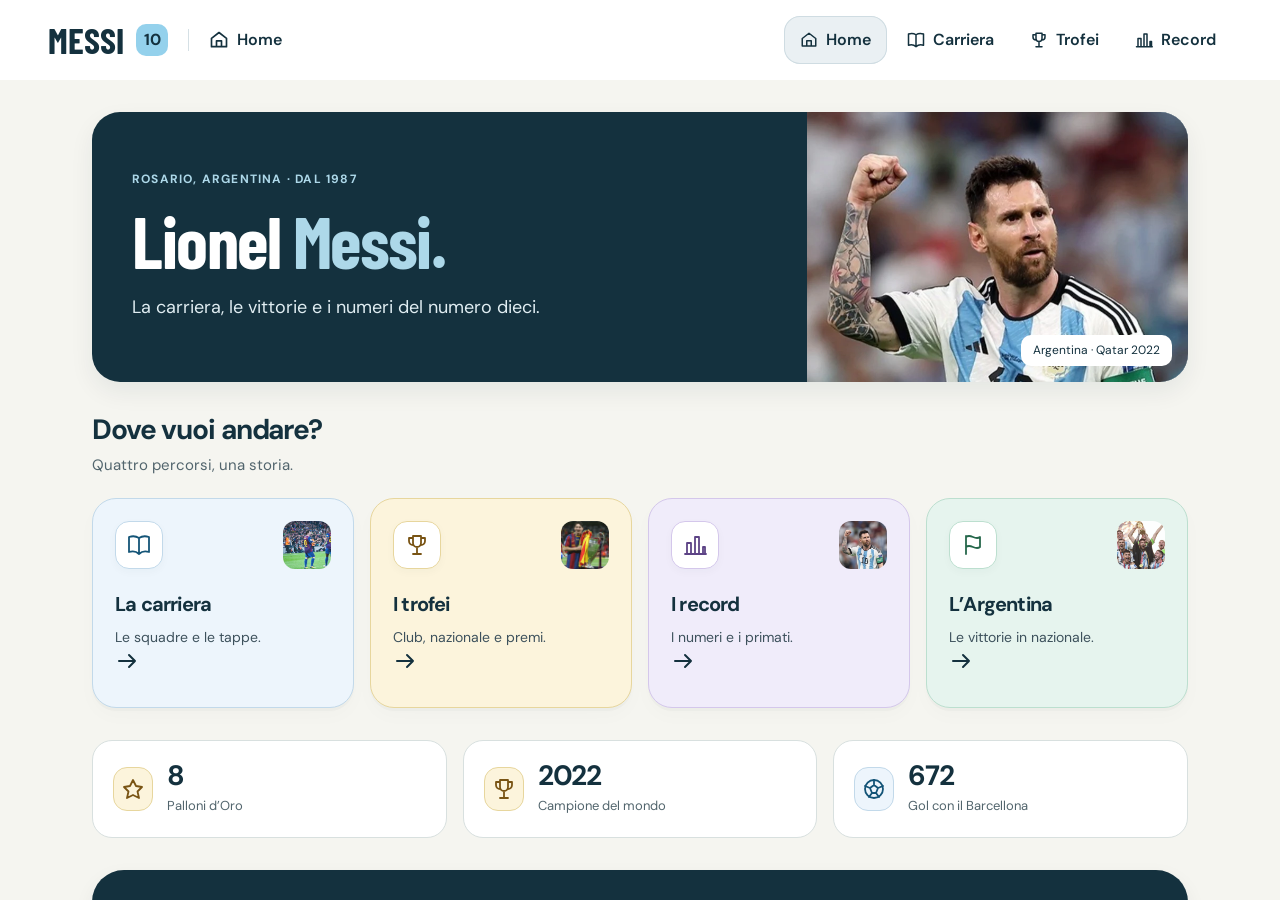
<file: index.html>
<!DOCTYPE html>
<html lang="it">
<head>
<meta charset="utf-8">
<meta content="width=device-width,initial-scale=1,viewport-fit=cover" name="viewport">
<meta content="#f7f7f2" name="theme-color">
<title>Messi — Carriera, trofei e record</title>
<meta content="La storia di Lionel Messi in tre sezioni semplici: carriera, trofei e record." name="description">
<link href="assets/favicon.svg" rel="icon" type="image/svg+xml">
<link href="assets/css/site.css?v=c7293d06be" rel="stylesheet">
<script src="assets/js/app.mjs?v=9375dac2d2" type="module"></script>
<link as="font" crossorigin="" href="assets/fonts/barlow-condensed-700.woff2" rel="preload" type="font/woff2">
<meta content="website" property="og:type">
<meta content="it_IT" property="og:locale">
<meta content="Messi — Carriera, trofei e record" property="og:title">
<meta content="La storia di Lionel Messi in tre sezioni semplici: carriera, trofei e record." property="og:description">
<meta content="https://raw.githubusercontent.com/fill5455/Messi/main/assets/images/messi-portrait.webp" property="og:image">
<meta content="summary_large_image" name="twitter:card">
<link as="font" crossorigin="" href="assets/fonts/dm-sans-variable.woff2" rel="preload" type="font/woff2">
<link href="assets/css/rebuilt.css?v=626dba5897" rel="stylesheet">
<link href="assets/css/identity.css?v=64ac26788d" rel="stylesheet"></head>
<body>
<div class="ios-surface">
<a class="skip" href="#contenuto">Salta al contenuto</a>
<header class="app-header"><a aria-label="Messi, homepage" class="brand" href="index.html" translate="no" data-topic="home">MESSI<span>10</span></a><span class="current-page" data-topic="home"><svg aria-hidden="true" focusable="false" viewbox="0 0 24 24" data-icon="home"><use href="assets/icons.svg#home"></use></svg><span>Home</span></span></header>
<div aria-label="Contenuto della pagina" class="screen-scroll" tabindex="0">
<main id="contenuto" class="rebuilt-page" data-page="home" aria-labelledby="page-title" tabindex="-1" data-topic="home"><section class="r-home-hero compact-opening" aria-labelledby="page-title"><div class="r-home-copy"><p class="r-kicker">Rosario, Argentina · Dal 1987</p><h1 id="page-title">Lionel<br> <span>Messi.</span></h1><p class="r-lead">La carriera, le vittorie e i numeri del numero dieci.</p><p class="r-home-note">Da Rosario al tetto del mondo.</p></div><figure><img src="assets/images/messi-portrait.webp" alt="Lionel Messi con la maglia dell’Argentina a Qatar 2022" width="720" height="744" decoding="async" fetchpriority="high"><figcaption>Argentina · Qatar 2022</figcaption></figure></section><section class="r-routes" aria-labelledby="routes-heading"><div class="r-section-head"><h2 id="routes-heading">Dove vuoi andare?</h2><p>Quattro percorsi, una storia.</p></div><div class="r-route-grid"><a class="r-route" href="carriera.html" data-tone="blue" data-topic="career"><div class="r-route-photo"><img src="assets/images/barcelona-2011.webp" alt="Messi festeggia con Abidal e Dani Alves al Camp Nou" width="720" height="480" decoding="async" loading="lazy"></div><div class="r-route-copy"><span class="ui-cue" aria-hidden="true" data-topic="career"><svg aria-hidden="true" focusable="false" viewbox="0 0 24 24" data-icon="book"><use href="assets/icons.svg#book"></use></svg></span><h3>La carriera</h3><p>Le squadre e le tappe.</p></div><svg aria-hidden="true" focusable="false" viewbox="0 0 24 24" data-icon="arrow"><use href="assets/icons.svg#arrow"></use></svg></a><a class="r-route" href="trofei.html" data-tone="gold" data-topic="trophies"><div class="r-route-photo"><img src="assets/images/champions-selected.webp" alt="Messi con la Champions League del 2011" width="720" height="480" decoding="async" loading="lazy"></div><div class="r-route-copy"><span class="ui-cue" aria-hidden="true" data-topic="trophies"><svg aria-hidden="true" focusable="false" viewbox="0 0 24 24" data-icon="cup"><use href="assets/icons.svg#cup"></use></svg></span><h3>I trofei</h3><p>Club, nazionale e premi.</p></div><svg aria-hidden="true" focusable="false" viewbox="0 0 24 24" data-icon="arrow"><use href="assets/icons.svg#arrow"></use></svg></a><a class="r-route" href="record.html" data-tone="violet" data-topic="records"><div class="r-route-photo"><img src="assets/images/messi-portrait.webp" alt="Lionel Messi con la maglia dell’Argentina" width="720" height="480" decoding="async" loading="lazy"></div><div class="r-route-copy"><span class="ui-cue" aria-hidden="true" data-topic="records"><svg aria-hidden="true" focusable="false" viewbox="0 0 24 24" data-icon="chart"><use href="assets/icons.svg#chart"></use></svg></span><h3>I record</h3><p>I numeri e i primati.</p></div><svg aria-hidden="true" focusable="false" viewbox="0 0 24 24" data-icon="arrow"><use href="assets/icons.svg#arrow"></use></svg></a><a class="r-route" href="argentina.html" data-tone="mint" data-topic="national"><div class="r-route-photo"><img src="assets/images/worldcup-selected.webp" alt="Messi con la Coppa del Mondo" width="1365" height="2048" loading="lazy" decoding="async"></div><div class="r-route-copy"><span class="ui-cue" aria-hidden="true" data-topic="national"><svg aria-hidden="true" focusable="false" viewbox="0 0 24 24" data-icon="flag"><use href="assets/icons.svg#flag"></use></svg></span><h3>L’Argentina</h3><p>Le vittorie in nazionale.</p></div><svg aria-hidden="true" focusable="false" viewbox="0 0 24 24" data-icon="arrow"><use href="assets/icons.svg#arrow"></use></svg></a></div></section><section class="r-home-numbers" aria-label="Tre traguardi"><dl><div><span class="ui-cue" aria-hidden="true" data-topic="trophies"><svg aria-hidden="true" focusable="false" viewbox="0 0 24 24" data-icon="star"><use href="assets/icons.svg#star"></use></svg></span><dt>Palloni d’Oro</dt><dd>8</dd></div><div><span class="ui-cue" aria-hidden="true" data-topic="trophies"><svg aria-hidden="true" focusable="false" viewbox="0 0 24 24" data-icon="cup"><use href="assets/icons.svg#cup"></use></svg></span><dt>Campione del mondo</dt><dd>2022</dd></div><div><span class="ui-cue" aria-hidden="true" data-topic="career"><svg aria-hidden="true" focusable="false" viewbox="0 0 24 24" data-icon="ball"><use href="assets/icons.svg#ball"></use></svg></span><dt>Gol con il Barcellona</dt><dd>672</dd></div></dl></section><section class="r-national-feature" aria-labelledby="national-feature-heading"><figure><img src="assets/images/worldcup-selected.webp" alt="Messi alza la Coppa del Mondo a Lusail nel 2022" width="1365" height="2048" decoding="async" loading="lazy"></figure><div><span class="ui-cue" aria-hidden="true" data-topic="national"><svg aria-hidden="true" focusable="false" viewbox="0 0 24 24" data-icon="flag"><use href="assets/icons.svg#flag"></use></svg></span><p class="r-kicker">La nazionale</p><h2 id="national-feature-heading">Il sogno diventa una coppa.</h2><p>Due gol nella finale, il 3–3 contro la Francia e la vittoria ai rigori. A Lusail, Messi porta l’Argentina sul tetto del mondo.</p><a class="r-button" href="argentina.html#lusail" data-topic="national">Il Mondiale con l’Argentina<svg aria-hidden="true" focusable="false" viewbox="0 0 24 24" data-icon="arrow"><use href="assets/icons.svg#arrow"></use></svg></a></div></section></main>
<footer class="app-footer"><div class="footer-top"><a aria-label="Messi, homepage" class="footer-brand" href="index.html" data-topic="home">MESSI<span>10</span></a><p>La storia, le vittorie e i numeri.<br>Un progetto indipendente dedicato a Lionel Messi.</p></div><nav aria-label="Altri percorsi"><a href="index.html" data-topic="home"><svg aria-hidden="true" focusable="false" viewbox="0 0 24 24" data-icon="home"><use href="assets/icons.svg#home"></use></svg><span>Home</span></a><a href="carriera.html" data-topic="career"><svg aria-hidden="true" focusable="false" viewbox="0 0 24 24" data-icon="book"><use href="assets/icons.svg#book"></use></svg><span>Carriera</span></a><a href="trofei.html" data-topic="trophies"><svg aria-hidden="true" focusable="false" viewbox="0 0 24 24" data-icon="cup"><use href="assets/icons.svg#cup"></use></svg><span>Trofei</span></a><a href="record.html" data-topic="records"><svg aria-hidden="true" focusable="false" viewbox="0 0 24 24" data-icon="chart"><use href="assets/icons.svg#chart"></use></svg><span>Record</span></a><a href="argentina.html" data-topic="national"><svg aria-hidden="true" focusable="false" viewbox="0 0 24 24" data-icon="flag"><use href="assets/icons.svg#flag"></use></svg><span>Argentina</span></a><a href="credits.html" data-topic="credits"><svg aria-hidden="true" focusable="false" viewbox="0 0 24 24" data-icon="info"><use href="assets/icons.svg#info"></use></svg><span>Fonti e crediti</span></a></nav></footer>
</div>
<nav aria-label="Navigazione principale" class="ios-tabbar"><a aria-current="page" class="nav-link" data-href="index.html" href="index.html" data-topic="home"><svg aria-hidden="true" focusable="false" viewbox="0 0 24 24" data-icon="home"><use href="assets/icons.svg#home"></use></svg><span>Home</span></a><a class="nav-link" data-href="carriera.html" href="carriera.html" data-topic="career"><svg aria-hidden="true" focusable="false" viewbox="0 0 24 24" data-icon="book"><use href="assets/icons.svg#book"></use></svg><span>Carriera</span></a><a class="nav-link" data-href="trofei.html" href="trofei.html" data-topic="trophies"><svg aria-hidden="true" focusable="false" viewbox="0 0 24 24" data-icon="cup"><use href="assets/icons.svg#cup"></use></svg><span>Trofei</span></a><a class="nav-link" data-href="record.html" href="record.html" data-topic="records"><svg aria-hidden="true" focusable="false" viewbox="0 0 24 24" data-icon="chart"><use href="assets/icons.svg#chart"></use></svg><span>Record</span></a></nav>
<p aria-live="polite" class="navigation-status sr-only"></p>
<div aria-live="polite" class="toast" role="status"></div>
</div>
</body>
</html>
</file>
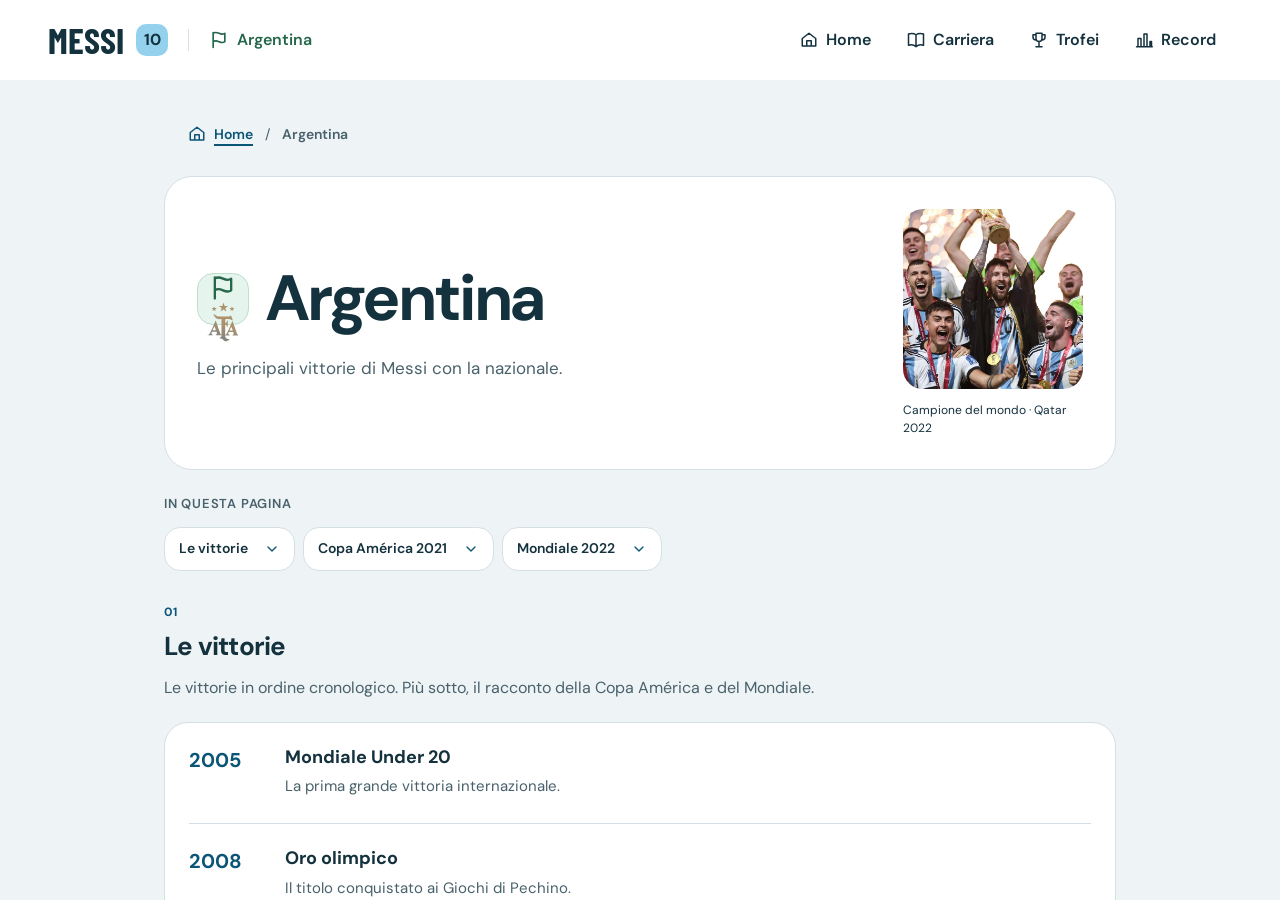
<file: argentina.html>
<!DOCTYPE html>
<html lang="it">
<head>
<meta charset="utf-8">
<meta content="width=device-width,initial-scale=1,viewport-fit=cover" name="viewport">
<meta content="#f7f7f2" name="theme-color">
<title>Argentina — Messi</title>
<meta content="Le vittorie di Messi con l’Argentina e i numeri del suo Mondiale 2022." name="description">
<link href="assets/favicon.svg" rel="icon" type="image/svg+xml">
<link href="assets/css/site.css?v=c7293d06be" rel="stylesheet">
<script src="assets/js/app.mjs?v=9375dac2d2" type="module"></script>
<link as="font" crossorigin="" href="assets/fonts/barlow-condensed-700.woff2" rel="preload" type="font/woff2">
<meta content="website" property="og:type">
<meta content="it_IT" property="og:locale">
<meta content="Argentina — Messi" property="og:title">
<meta content="Le vittorie di Messi con l’Argentina e i numeri del suo Mondiale 2022." property="og:description">
<meta content="https://raw.githubusercontent.com/fill5455/Messi/main/assets/images/messi-portrait.webp" property="og:image">
<meta content="summary_large_image" name="twitter:card">
<link as="font" crossorigin="" href="assets/fonts/dm-sans-variable.woff2" rel="preload" type="font/woff2">
<link href="assets/css/rebuilt.css?v=626dba5897" rel="stylesheet">
<link href="assets/css/identity.css?v=64ac26788d" rel="stylesheet"></head>
<body>
<div class="ios-surface">
<a class="skip" href="#contenuto">Salta al contenuto</a>
<header class="app-header"><a aria-label="Messi, homepage" class="brand" href="index.html" translate="no" data-topic="home">MESSI<span>10</span></a><span class="current-page" data-topic="national"><svg aria-hidden="true" focusable="false" viewbox="0 0 24 24" data-icon="flag"><use href="assets/icons.svg#flag"></use></svg><span>Argentina</span></span></header>
<div aria-label="Contenuto della pagina" class="screen-scroll" tabindex="0">
<main aria-labelledby="page-title" data-page="argentina" id="contenuto" tabindex="-1" class="reading-page" data-topic="national"><nav aria-label="Percorso di navigazione" class="breadcrumb"><ol><li><a href="index.html" data-topic="home"><svg aria-hidden="true" focusable="false" viewbox="0 0 24 24" data-icon="home"><use href="assets/icons.svg#home"></use></svg>Home</a></li><li><span aria-current="page">Argentina</span></li></ol></nav>
<div class="page-heading"><div class="heading-copy">
<div class="page-title-row"><span class="page-symbol" data-topic="national"><svg aria-hidden="true" focusable="false" viewbox="0 0 24 24" data-icon="flag"><use href="assets/icons.svg#flag"></use></svg><img alt="" aria-hidden="true" decoding="async" height="36" loading="lazy" src="assets/images/argentina-logo.svg" width="36"></span><h1 id="page-title">Argentina</h1></div>
<p>Le principali vittorie di Messi con la nazionale.</p>
</div><figure class="heading-photo portrait-photo"><img alt="Messi alza la Coppa del Mondo a Lusail" decoding="async" height="2048" src="assets/images/worldcup-selected.webp" width="1365"><figcaption>Campione del mondo · Qatar 2022</figcaption></figure></div><nav class="page-index" aria-label="In questa pagina"><p>In questa pagina</p><div><a href="#arg-wins">Le vittorie<svg aria-hidden="true" focusable="false" viewbox="0 0 24 24" data-icon="chevron"><use href="assets/icons.svg#chevron"></use></svg></a><a href="#copa-heading">Copa América 2021<svg aria-hidden="true" focusable="false" viewbox="0 0 24 24" data-icon="chevron"><use href="assets/icons.svg#chevron"></use></svg></a><a href="#worldcup-heading">Mondiale 2022<svg aria-hidden="true" focusable="false" viewbox="0 0 24 24" data-icon="chevron"><use href="assets/icons.svg#chevron"></use></svg></a></div></nav><section aria-labelledby="arg-wins" class="page-section organized-section wins-overview" data-section="01"><h2 class="section-label" id="arg-wins">Le vittorie</h2>
<p class="section-help">Le vittorie in ordine cronologico. Più sotto, il racconto della Copa América e del Mondiale.</p><ol class="event-list">
<li>
<span>2005</span><div>
<h3>Mondiale Under 20</h3>
<p>La prima grande vittoria internazionale.</p>
</div>
</li>
<li>
<span>2008</span><div>
<h3>Oro olimpico</h3>
<p>Il titolo conquistato ai Giochi di Pechino.</p>
</div>
</li>
<li>
<span>2021</span><div>
<h3>Copa América</h3>
<p>La vittoria al Maracanã, in Brasile.</p>
</div>
</li>
<li>
<span>2022</span><div>
<h3>Finalissima</h3>
<p>Il successo contro l’Italia a Wembley.</p>
</div>
</li>
<li>
<span>2022</span><div>
<h3>Coppa del Mondo</h3>
<p>Il trionfo contro la Francia a Lusail.</p>
</div>
</li>
<li>
<span>2024</span><div>
<h3>Copa América</h3>
<p>Il secondo titolo continentale.</p>
</div>
</li>
</ol></section><section aria-labelledby="copa-heading" class="page-section" data-section="02"><h2 class="section-label" id="copa-heading">Copa América 2021</h2>
<div class="detail-list"><details class="content-detail" id="copa-2021" name="moments"><summary><span class="summary-copy"><strong>La vittoria al Maracanã</strong><span>Il primo grande titolo con la nazionale maggiore</span></span><svg aria-hidden="true" viewbox="0 0 24 24"><path d="M5 12h14M12 5v14"></path></svg></summary><div class="detail-body">
<p>Nel 2021 l’Argentina conquista la Copa América in Brasile. Per Messi è il primo grande successo con la nazionale maggiore, dopo le vittorie Under 20 e olimpica.</p>
<figure class="story-picture"><a aria-label="Ingrandisci: Messi bacia la Copa América dopo il successo dell’Argentina nel 2021" class="photo-link" data-photo-open="" href="assets/images/copa-2021.webp"><img alt="Messi bacia la Copa América dopo il successo dell’Argentina nel 2021" decoding="async" height="853" loading="lazy" src="assets/images/copa-2021.webp" width="1280"><span aria-hidden="true" class="photo-zoom"><svg viewbox="0 0 24 24"><path d="M9 3H3v6m12-6h6v6M3 15v6h6m12-6v6h-6"></path></svg></span></a><figcaption>Maracanã, 2021. Foto: messi.com. Tocca la foto per ingrandirla.</figcaption></figure>
</div></details></div></section><section aria-labelledby="worldcup-heading" class="page-section" data-section="03"><h2 class="section-label" id="worldcup-heading">Qatar 2022</h2>
<div class="reading-card" id="lusail">
<p>Messi segna due gol nella finale contro la Francia. Dopo il 3–3 dei supplementari, l’Argentina vince ai rigori.</p>
<dl class="fact-list compact">
<div>
<dt>Gol nel torneo</dt>
<dd>7</dd>
</div>
<div>
<dt>Assist nel torneo</dt>
<dd>3</dd>
</div>
<div>
<dt>Premio del torneo</dt>
<dd>Golden Ball</dd>
</div>
</dl>
<figure class="story-picture"><a aria-label="Ingrandisci: Messi alza la Coppa del Mondo a Lusail nel 2022" class="photo-link" data-photo-open="" href="assets/images/worldcup-selected.webp"><img alt="Messi alza la Coppa del Mondo a Lusail nel 2022" decoding="async" height="2048" loading="lazy" src="assets/images/worldcup-selected.webp" width="1365"><span aria-hidden="true" class="photo-zoom"><svg viewbox="0 0 24 24"><path d="M9 3H3v6m12-6h6v6M3 15v6h6m12-6v6h-6"></path></svg></span></a><figcaption>Argentina campione del mondo, 18 dicembre 2022. Tocca la foto per ingrandirla.</figcaption></figure><a class="inline-link" href="trofei.html#nazionale" data-topic="trophies">Tutti i trofei con l’Argentina <svg aria-hidden="true" viewbox="0 0 24 24"><path d="m9 5 7 7-7 7"></path></svg></a>
</div></section><details class="source-details" id="argentina-detail-1"><summary>Fonti dei contenuti<svg aria-hidden="true" viewbox="0 0 24 24"><path d="M5 12h14M12 5v14"></path></svg></summary><ul>
<li><a href="https://messi.com/palmares/" rel="noopener noreferrer" target="_blank">Palmarès ufficiale <span aria-hidden="true">↗</span></a></li>
<li><a href="https://www.fifa.com/en/articles/lionel-messi-wins-the-best-fifa-mens-player-award-mbappe-benzema" rel="noopener noreferrer" target="_blank">FIFA: Messi a Qatar 2022 <span aria-hidden="true">↗</span></a></li>
</ul></details>
</main>
<footer class="app-footer"><div class="footer-top"><a aria-label="Messi, homepage" class="footer-brand" href="index.html" data-topic="home">MESSI<span>10</span></a><p>La storia, le vittorie e i numeri.<br>Un progetto indipendente dedicato a Lionel Messi.</p></div><nav aria-label="Altri percorsi"><a href="index.html" data-topic="home"><svg aria-hidden="true" focusable="false" viewbox="0 0 24 24" data-icon="home"><use href="assets/icons.svg#home"></use></svg><span>Home</span></a><a href="carriera.html" data-topic="career"><svg aria-hidden="true" focusable="false" viewbox="0 0 24 24" data-icon="book"><use href="assets/icons.svg#book"></use></svg><span>Carriera</span></a><a href="trofei.html" data-topic="trophies"><svg aria-hidden="true" focusable="false" viewbox="0 0 24 24" data-icon="cup"><use href="assets/icons.svg#cup"></use></svg><span>Trofei</span></a><a href="record.html" data-topic="records"><svg aria-hidden="true" focusable="false" viewbox="0 0 24 24" data-icon="chart"><use href="assets/icons.svg#chart"></use></svg><span>Record</span></a><a href="argentina.html" data-topic="national"><svg aria-hidden="true" focusable="false" viewbox="0 0 24 24" data-icon="flag"><use href="assets/icons.svg#flag"></use></svg><span>Argentina</span></a><a href="credits.html" data-topic="credits"><svg aria-hidden="true" focusable="false" viewbox="0 0 24 24" data-icon="info"><use href="assets/icons.svg#info"></use></svg><span>Fonti e crediti</span></a></nav></footer>
</div>
<nav aria-label="Navigazione principale" class="ios-tabbar"><a class="nav-link" data-href="index.html" href="index.html" data-topic="home"><svg aria-hidden="true" focusable="false" viewbox="0 0 24 24" data-icon="home"><use href="assets/icons.svg#home"></use></svg><span>Home</span></a><a class="nav-link" data-href="carriera.html" href="carriera.html" data-topic="career"><svg aria-hidden="true" focusable="false" viewbox="0 0 24 24" data-icon="book"><use href="assets/icons.svg#book"></use></svg><span>Carriera</span></a><a class="nav-link" data-href="trofei.html" href="trofei.html" data-topic="trophies"><svg aria-hidden="true" focusable="false" viewbox="0 0 24 24" data-icon="cup"><use href="assets/icons.svg#cup"></use></svg><span>Trofei</span></a><a class="nav-link" data-href="record.html" href="record.html" data-topic="records"><svg aria-hidden="true" focusable="false" viewbox="0 0 24 24" data-icon="chart"><use href="assets/icons.svg#chart"></use></svg><span>Record</span></a></nav>
<p aria-live="polite" class="navigation-status sr-only"></p>
<div aria-live="polite" class="toast" role="status"></div>
</div>
</body>
</html>
</file>
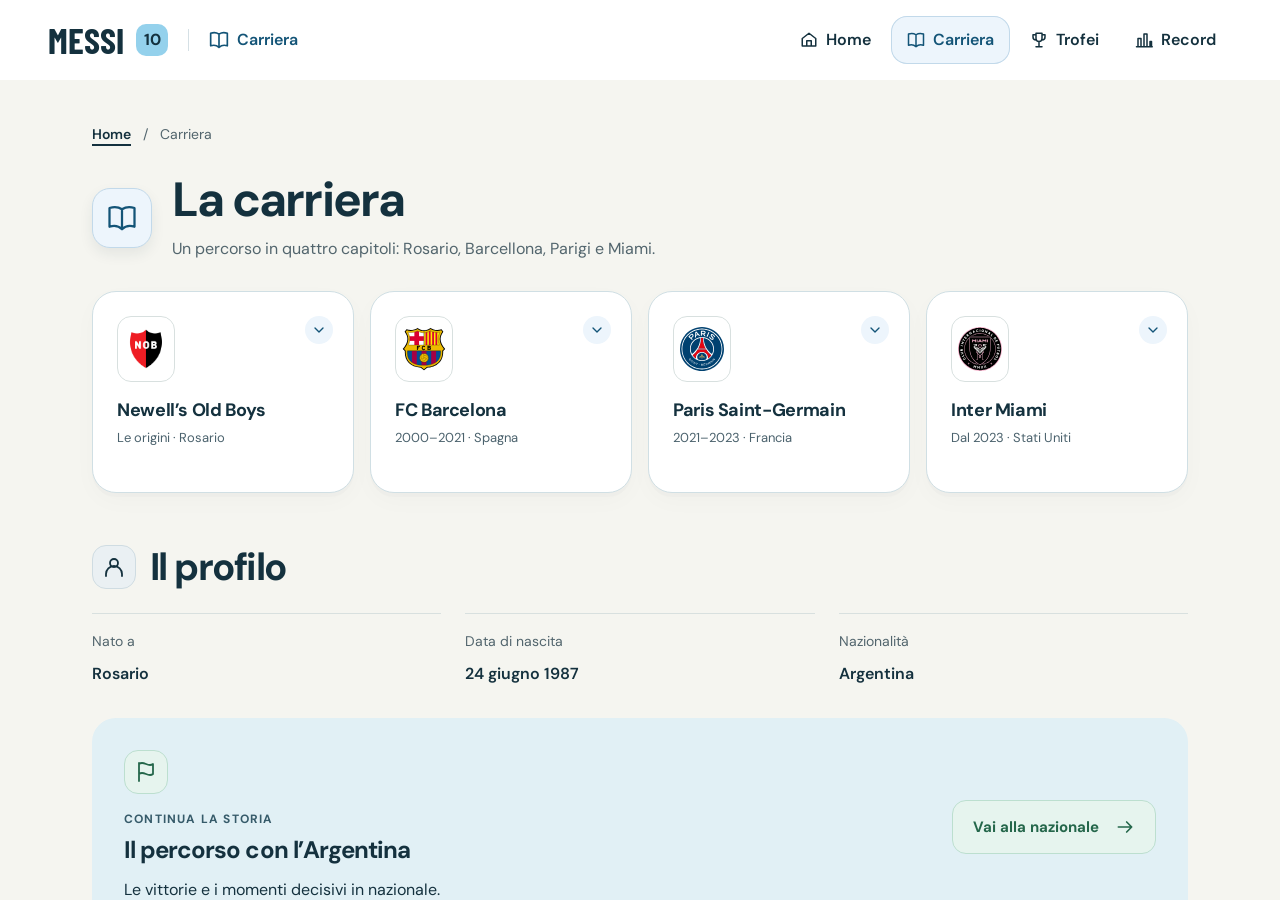
<file: carriera.html>
<!DOCTYPE html>
<html lang="it">
<head>
<meta charset="utf-8">
<meta content="width=device-width,initial-scale=1,viewport-fit=cover" name="viewport">
<meta content="#f7f7f2" name="theme-color">
<title>Carriera — Messi</title>
<meta content="Le tappe della carriera di Lionel Messi: Rosario, Barcellona, PSG e Inter Miami." name="description">
<link href="assets/favicon.svg" rel="icon" type="image/svg+xml">
<link href="assets/css/site.css?v=c7293d06be" rel="stylesheet">
<script src="assets/js/app.mjs?v=9375dac2d2" type="module"></script>
<link as="font" crossorigin="" href="assets/fonts/barlow-condensed-700.woff2" rel="preload" type="font/woff2">
<meta content="website" property="og:type">
<meta content="it_IT" property="og:locale">
<meta content="Carriera — Messi" property="og:title">
<meta content="Le tappe della carriera di Lionel Messi: Rosario, Barcellona, PSG e Inter Miami." property="og:description">
<meta content="https://raw.githubusercontent.com/fill5455/Messi/main/assets/images/messi-portrait.webp" property="og:image">
<meta content="summary_large_image" name="twitter:card">
<link as="font" crossorigin="" href="assets/fonts/dm-sans-variable.woff2" rel="preload" type="font/woff2">
<link href="assets/css/rebuilt.css?v=626dba5897" rel="stylesheet">
<link href="assets/css/identity.css?v=64ac26788d" rel="stylesheet"></head>
<body>
<div class="ios-surface">
<a class="skip" href="#contenuto">Salta al contenuto</a>
<header class="app-header"><a aria-label="Messi, homepage" class="brand" href="index.html" translate="no" data-topic="home">MESSI<span>10</span></a><span class="current-page" data-topic="career"><svg aria-hidden="true" focusable="false" viewbox="0 0 24 24" data-icon="book"><use href="assets/icons.svg#book"></use></svg><span>Carriera</span></span></header>
<div aria-label="Contenuto della pagina" class="screen-scroll" tabindex="0">
<main id="contenuto" class="rebuilt-page" data-page="carriera" aria-labelledby="page-title" tabindex="-1" data-topic="career"><nav class="r-breadcrumb" aria-label="Percorso di navigazione"><a href="index.html" data-topic="home">Home</a><span aria-hidden="true">/</span><span aria-current="page">Carriera</span></nav><header class="r-heading"><span class="ui-page-cue" aria-hidden="true" data-topic="career"><svg aria-hidden="true" focusable="false" viewbox="0 0 24 24" data-icon="book"><use href="assets/icons.svg#book"></use></svg></span><h1 id="page-title">La carriera</h1><p>Un percorso in quattro capitoli: Rosario, Barcellona, Parigi e Miami.</p></header><div class="team-stage" id="career-list" aria-label="Scegli una squadra"><details class="team-card" id="rosario" data-expand-card=""><summary class="team-card-summary"><img src="assets/images/newells-logo.png" alt="" width="48" height="56" loading="lazy"><div><span id="rosario-heading" class="team-card-title">Newell’s Old Boys</span><span class="team-card-period">Le origini · Rosario</span></div><span class="team-card-toggle" aria-hidden="true"><svg aria-hidden="true" focusable="false" viewbox="0 0 24 24" data-icon="chevron"><use href="assets/icons.svg#chevron"></use></svg></span></summary><div class="r-story-body team-card-body">
<button class="team-card-back" data-close-card="" type="button">Tutte le squadre<svg aria-hidden="true" focusable="false" viewbox="0 0 24 24" data-icon="close"><use href="assets/icons.svg#close"></use></svg></button><h2 class="sr-only">Newell’s Old Boys</h2><div class="r-story-text"><p>Messi nasce a Rosario il 24 giugno 1987. Comincia a giocare nel Grandoli e poi entra nel Newell’s Old Boys.</p>
<p>Il trasferimento a Barcellona avviene a tredici anni: una nuova città, il settore giovanile e un percorso lontano dalla famiglia. La Masia diventa il luogo della sua formazione calcistica.</p>
</div><button class="team-card-back" data-close-card="" type="button">Tutte le squadre<svg aria-hidden="true" focusable="false" viewbox="0 0 24 24" data-icon="close"><use href="assets/icons.svg#close"></use></svg></button></div></details><details class="team-card" id="barcellona" data-expand-card=""><summary class="team-card-summary"><img src="assets/images/barcelona-logo.svg" alt="" width="48" height="56" loading="lazy"><div><span id="barcellona-heading" class="team-card-title">FC Barcelona</span><span class="team-card-period">2000–2021 · Spagna</span></div><span class="team-card-toggle" aria-hidden="true"><svg aria-hidden="true" focusable="false" viewbox="0 0 24 24" data-icon="chevron"><use href="assets/icons.svg#chevron"></use></svg></span></summary><div class="r-story-body team-card-body">
<button class="team-card-back" data-close-card="" type="button">Tutte le squadre<svg aria-hidden="true" focusable="false" viewbox="0 0 24 24" data-icon="close"><use href="assets/icons.svg#close"></use></svg></button><h2 class="sr-only">FC Barcelona</h2><div class="r-story-text"><p>Cresce nella Masia e debutta ufficialmente in prima squadra nel 2004. Il suo percorso al Barcellona si conclude nel 2021.</p>
<p>Fra il debutto del 2004 e l’addio del 2021, Messi attraversa l’epoca di Ronaldinho, la squadra di Guardiola e il tridente con Neymar e Luis Suárez.</p>
<ol class="mini-timeline">
<li>
<strong>2004</strong><span>Debutto ufficiale in prima squadra.</span>
</li>
<li>
<strong>2009</strong><span>Sei trofei con il Barcellona nello stesso anno.</span>
</li>
<li>
<strong>2015</strong><span>Champions, Liga e Copa del Rey: un altro triplete.</span>
</li>
<li>
<strong>2021</strong><span>Si conclude il capitolo blaugrana.</span>
</li>
</ol>
</div><div class="r-story-media"><figure class="r-chapter-photo"><a aria-label="Ingrandisci: Messi festeggia con Abidal e Dani Alves al Camp Nou nel 2011" class="photo-link" data-photo-open="" href="assets/images/barcelona-2011.webp"><img alt="Messi festeggia con Abidal e Dani Alves al Camp Nou nel 2011" decoding="async" height="1525" loading="lazy" src="assets/images/barcelona-2011.webp" width="2200"><span aria-hidden="true" class="photo-zoom"><svg viewbox="0 0 24 24"><path d="M9 3H3v6m12-6h6v6M3 15v6h6m12-6v6h-6"></path></svg></span></a><figcaption>Barcellona, 2011. Foto: Juan C. Niño. Tocca la foto per ingrandirla.</figcaption></figure><dl class="fact-list compact">
<div>
<dt><span class="ui-inline-cue" aria-hidden="true" data-topic="career"><svg aria-hidden="true" focusable="false" viewbox="0 0 24 24" data-icon="ball"><use href="assets/icons.svg#ball"></use></svg></span>Gol ufficiali</dt>
<dd>672</dd>
</div>
<div>
<dt><span class="ui-inline-cue" aria-hidden="true"><svg aria-hidden="true" focusable="false" viewbox="0 0 24 24" data-icon="calendar"><use href="assets/icons.svg#calendar"></use></svg></span>Presenze in prima squadra</dt>
<dd>778</dd>
</div>
<div>
<dt><span class="ui-inline-cue" aria-hidden="true" data-topic="trophies"><svg aria-hidden="true" focusable="false" viewbox="0 0 24 24" data-icon="cup"><use href="assets/icons.svg#cup"></use></svg></span>Trofei con il club</dt>
<dd>35</dd>
</div>
</dl>
</div><a class="r-text-link" href="trofei.html#barcellona-trofei" data-topic="trophies">Vedi i trofei con il Barcellona <svg aria-hidden="true" viewbox="0 0 24 24"><path d="m9 5 7 7-7 7"></path></svg></a>
<button class="team-card-back" data-close-card="" type="button">Tutte le squadre<svg aria-hidden="true" focusable="false" viewbox="0 0 24 24" data-icon="close"><use href="assets/icons.svg#close"></use></svg></button></div></details><details class="team-card" id="parigi" data-expand-card=""><summary class="team-card-summary"><img src="assets/images/psg-logo.svg" alt="" width="48" height="56" loading="lazy"><div><span id="parigi-heading" class="team-card-title">Paris Saint-Germain</span><span class="team-card-period">2021–2023 · Francia</span></div><span class="team-card-toggle" aria-hidden="true"><svg aria-hidden="true" focusable="false" viewbox="0 0 24 24" data-icon="chevron"><use href="assets/icons.svg#chevron"></use></svg></span></summary><div class="r-story-body team-card-body">
<button class="team-card-back" data-close-card="" type="button">Tutte le squadre<svg aria-hidden="true" focusable="false" viewbox="0 0 24 24" data-icon="close"><use href="assets/icons.svg#close"></use></svg></button><h2 class="sr-only">Paris Saint-Germain</h2><div class="r-story-text"><p>Gioca due stagioni a Parigi. Con il PSG vince due campionati di Ligue 1 e un Trophée des Champions.</p>
<p>Durante questo periodo conquista anche il Mondiale del 2022 con l’Argentina.</p>
</div><div class="r-story-media"><figure class="r-chapter-photo"><a aria-label="Ingrandisci: Messi in azione con il PSG contro il Nantes nel 2021" class="photo-link" data-photo-open="" href="assets/images/messi-psg.webp"><img alt="Messi in azione con il PSG contro il Nantes nel 2021" decoding="async" height="1024" loading="lazy" src="assets/images/messi-psg.webp" width="1536"><span aria-hidden="true" class="photo-zoom"><svg viewbox="0 0 24 24"><path d="M9 3H3v6m12-6h6v6M3 15v6h6m12-6v6h-6"></path></svg></span></a><figcaption>PSG–Nantes, 2021. Foto: messi.com. Tocca la foto per ingrandirla.</figcaption></figure><dl class="fact-list compact">
<div>
<dt><span class="ui-inline-cue" aria-hidden="true" data-topic="career"><svg aria-hidden="true" focusable="false" viewbox="0 0 24 24" data-icon="ball"><use href="assets/icons.svg#ball"></use></svg></span>Ligue 1</dt>
<dd>2 titoli</dd>
</div>
<div>
<dt><span class="ui-inline-cue" aria-hidden="true" data-topic="trophies"><svg aria-hidden="true" focusable="false" viewbox="0 0 24 24" data-icon="cup"><use href="assets/icons.svg#cup"></use></svg></span>Trophée des Champions</dt>
<dd>1 titolo</dd>
</div>
<div>
<dt><span class="ui-inline-cue" aria-hidden="true"><svg aria-hidden="true" focusable="false" viewbox="0 0 24 24" data-icon="calendar"><use href="assets/icons.svg#calendar"></use></svg></span>Stagioni al PSG</dt>
<dd>2</dd>
</div>
</dl>
</div><a class="r-text-link" href="trofei.html#psg-trofei" data-topic="trophies">I trofei con il PSG <svg aria-hidden="true" viewbox="0 0 24 24"><path d="m9 5 7 7-7 7"></path></svg></a>
<button class="team-card-back" data-close-card="" type="button">Tutte le squadre<svg aria-hidden="true" focusable="false" viewbox="0 0 24 24" data-icon="close"><use href="assets/icons.svg#close"></use></svg></button></div></details><details class="team-card" id="miami" data-expand-card=""><summary class="team-card-summary"><img src="assets/images/miami-logo.svg" alt="" width="48" height="56" loading="lazy"><div><span id="miami-heading" class="team-card-title">Inter Miami</span><span class="team-card-period">Dal 2023 · Stati Uniti</span></div><span class="team-card-toggle" aria-hidden="true"><svg aria-hidden="true" focusable="false" viewbox="0 0 24 24" data-icon="chevron"><use href="assets/icons.svg#chevron"></use></svg></span></summary><div class="r-story-body team-card-body">
<button class="team-card-back" data-close-card="" type="button">Tutte le squadre<svg aria-hidden="true" focusable="false" viewbox="0 0 24 24" data-icon="close"><use href="assets/icons.svg#close"></use></svg></button><h2 class="sr-only">Inter Miami</h2><div class="r-story-text"><p>Si trasferisce all’Inter Miami nel 2023. La Leagues Cup è il primo titolo conquistato con il club.</p>
<p>Il capitolo americano porta il suo calcio davanti a un nuovo pubblico.</p>
<p>Dopo la Leagues Cup arrivano il Supporters’ Shield nel 2024, la MLS Cup nel 2025 e la Campeones Cup nel 2026, secondo il palmarès ufficiale.</p>
</div><div class="r-story-media"><figure class="r-chapter-photo"><a aria-label="Ingrandisci: Messi con il numero 10 dell’Inter Miami durante una partita nel 2025" class="photo-link" data-photo-open="" href="assets/images/gallery-miami-revolution.webp"><img alt="Messi con il numero 10 dell’Inter Miami durante una partita nel 2025" decoding="async" height="1600" loading="lazy" src="assets/images/gallery-miami-revolution.webp" width="2400"><span aria-hidden="true" class="photo-zoom"><svg viewbox="0 0 24 24"><path d="M9 3H3v6m12-6h6v6M3 15v6h6m12-6v6h-6"></path></svg></span></a><figcaption>Inter Miami, 2025. Foto: Bryan Berlin. Tocca la foto per ingrandirla.</figcaption></figure></div><a class="r-text-link" href="trofei.html#miami-trofei" data-topic="trophies">I trofei con l’Inter Miami <svg aria-hidden="true" viewbox="0 0 24 24"><path d="m9 5 7 7-7 7"></path></svg></a>
<button class="team-card-back" data-close-card="" type="button">Tutte le squadre<svg aria-hidden="true" focusable="false" viewbox="0 0 24 24" data-icon="close"><use href="assets/icons.svg#close"></use></svg></button></div></details></div><section class="r-bio" aria-labelledby="bio-heading"><h2 id="bio-heading"><span class="ui-cue" aria-hidden="true" data-topic="credits"><svg aria-hidden="true" focusable="false" viewbox="0 0 24 24" data-icon="user"><use href="assets/icons.svg#user"></use></svg></span>Il profilo</h2><dl class="r-profile-facts">
<div>
<dt>Nato a</dt>
<dd>Rosario</dd>
</div>
<div>
<dt>Data di nascita</dt>
<dd>24 giugno 1987</dd>
</div>
<div>
<dt>Nazionalità</dt>
<dd>Argentina</dd>
</div>
</dl></section><section class="r-next" aria-labelledby="national-link"><div><span class="ui-cue" aria-hidden="true" data-topic="national"><svg aria-hidden="true" focusable="false" viewbox="0 0 24 24" data-icon="flag"><use href="assets/icons.svg#flag"></use></svg></span><p class="r-kicker">Continua la storia</p><h2 id="national-link">Il percorso con l’Argentina</h2><p>Le vittorie e i momenti decisivi in nazionale.</p></div><a class="r-button" href="argentina.html" data-topic="national">Vai alla nazionale<svg aria-hidden="true" focusable="false" viewbox="0 0 24 24" data-icon="arrow"><use href="assets/icons.svg#arrow"></use></svg></a></section><details class="source-details" id="carriera-detail-4"><summary>Fonti dei contenuti<svg aria-hidden="true" viewbox="0 0 24 24"><path d="M5 12h14M12 5v14"></path></svg></summary><ul>
<li><a href="https://messi.com/biografia/" rel="noopener noreferrer" target="_blank">Biografia ufficiale <span aria-hidden="true">↗</span></a></li>
<li><a href="https://www.fcbarcelona.com/en/card/2214377/leo-messi" rel="noopener noreferrer" target="_blank">FC Barcelona: carriera e record <span aria-hidden="true">↗</span></a></li>
</ul></details></main>
<footer class="app-footer"><div class="footer-top"><a aria-label="Messi, homepage" class="footer-brand" href="index.html" data-topic="home">MESSI<span>10</span></a><p>La storia, le vittorie e i numeri.<br>Un progetto indipendente dedicato a Lionel Messi.</p></div><nav aria-label="Altri percorsi"><a href="index.html" data-topic="home"><svg aria-hidden="true" focusable="false" viewbox="0 0 24 24" data-icon="home"><use href="assets/icons.svg#home"></use></svg><span>Home</span></a><a href="carriera.html" data-topic="career"><svg aria-hidden="true" focusable="false" viewbox="0 0 24 24" data-icon="book"><use href="assets/icons.svg#book"></use></svg><span>Carriera</span></a><a href="trofei.html" data-topic="trophies"><svg aria-hidden="true" focusable="false" viewbox="0 0 24 24" data-icon="cup"><use href="assets/icons.svg#cup"></use></svg><span>Trofei</span></a><a href="record.html" data-topic="records"><svg aria-hidden="true" focusable="false" viewbox="0 0 24 24" data-icon="chart"><use href="assets/icons.svg#chart"></use></svg><span>Record</span></a><a href="argentina.html" data-topic="national"><svg aria-hidden="true" focusable="false" viewbox="0 0 24 24" data-icon="flag"><use href="assets/icons.svg#flag"></use></svg><span>Argentina</span></a><a href="credits.html" data-topic="credits"><svg aria-hidden="true" focusable="false" viewbox="0 0 24 24" data-icon="info"><use href="assets/icons.svg#info"></use></svg><span>Fonti e crediti</span></a></nav></footer>
</div>
<nav aria-label="Navigazione principale" class="ios-tabbar"><a class="nav-link" data-href="index.html" href="index.html" data-topic="home"><svg aria-hidden="true" focusable="false" viewbox="0 0 24 24" data-icon="home"><use href="assets/icons.svg#home"></use></svg><span>Home</span></a><a aria-current="page" class="nav-link" data-href="carriera.html" href="carriera.html" data-topic="career"><svg aria-hidden="true" focusable="false" viewbox="0 0 24 24" data-icon="book"><use href="assets/icons.svg#book"></use></svg><span>Carriera</span></a><a class="nav-link" data-href="trofei.html" href="trofei.html" data-topic="trophies"><svg aria-hidden="true" focusable="false" viewbox="0 0 24 24" data-icon="cup"><use href="assets/icons.svg#cup"></use></svg><span>Trofei</span></a><a class="nav-link" data-href="record.html" href="record.html" data-topic="records"><svg aria-hidden="true" focusable="false" viewbox="0 0 24 24" data-icon="chart"><use href="assets/icons.svg#chart"></use></svg><span>Record</span></a></nav>
<p aria-live="polite" class="navigation-status sr-only"></p>
<div aria-live="polite" class="toast" role="status"></div>
</div>
</body>
</html>
</file>
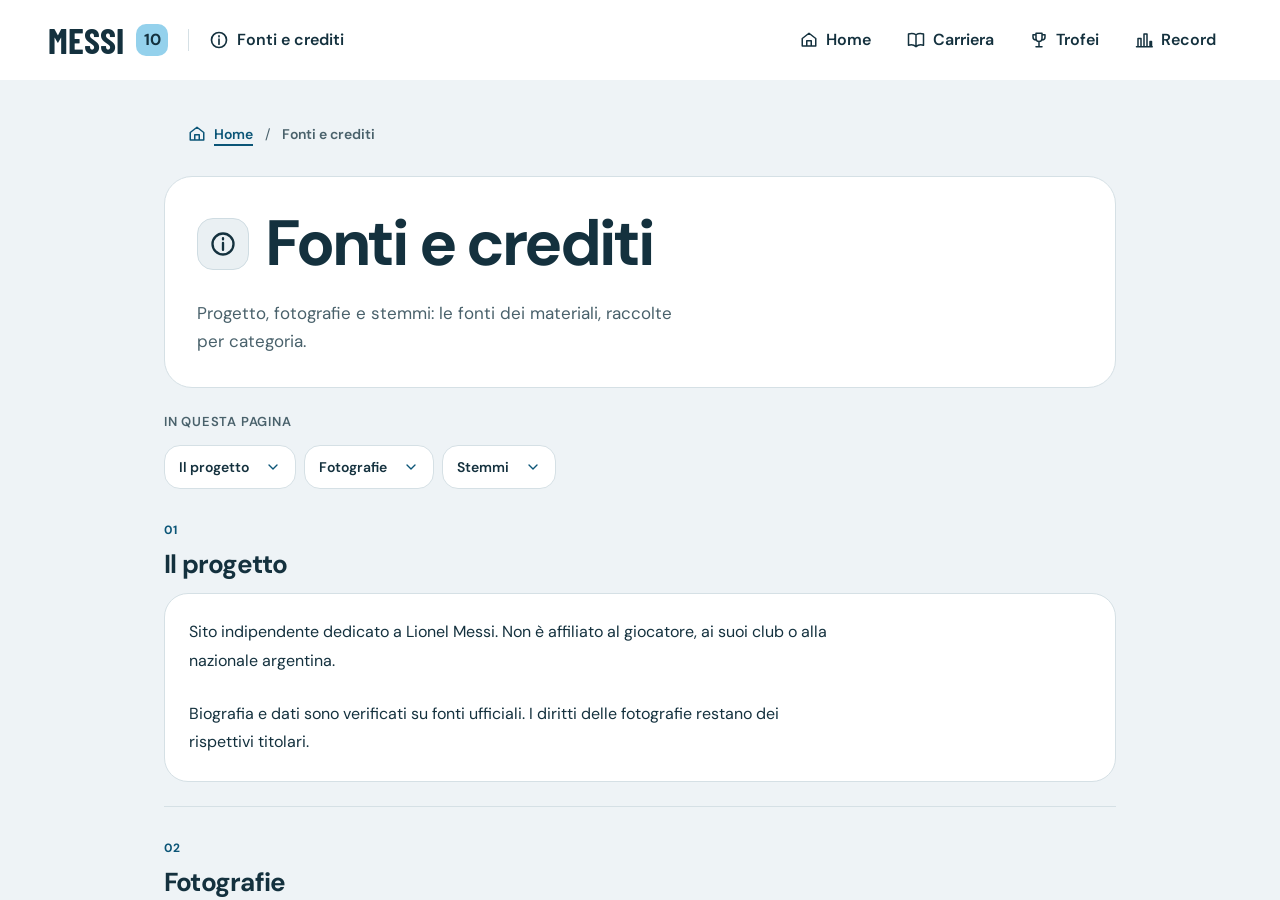
<file: credits.html>
<!DOCTYPE html>
<html lang="it">
<head>
<meta charset="utf-8">
<meta content="width=device-width,initial-scale=1,viewport-fit=cover" name="viewport">
<meta content="#f7f7f2" name="theme-color">
<title>Fonti e crediti — Messi</title>
<meta content="Fonti editoriali e attribuzioni delle fotografie del sito Messi." name="description">
<link href="assets/favicon.svg" rel="icon" type="image/svg+xml">
<link href="assets/css/site.css?v=c7293d06be" rel="stylesheet">
<script src="assets/js/app.mjs?v=9375dac2d2" type="module"></script>
<link as="font" crossorigin="" href="assets/fonts/barlow-condensed-700.woff2" rel="preload" type="font/woff2">
<meta content="website" property="og:type">
<meta content="it_IT" property="og:locale">
<meta content="Fonti e crediti — Messi" property="og:title">
<meta content="Fonti editoriali e attribuzioni delle fotografie del sito Messi." property="og:description">
<meta content="https://raw.githubusercontent.com/fill5455/Messi/main/assets/images/messi-portrait.webp" property="og:image">
<meta content="summary_large_image" name="twitter:card">
<link as="font" crossorigin="" href="assets/fonts/dm-sans-variable.woff2" rel="preload" type="font/woff2">
<link href="assets/css/rebuilt.css?v=626dba5897" rel="stylesheet">
<link href="assets/css/identity.css?v=64ac26788d" rel="stylesheet"></head>
<body>
<div class="ios-surface">
<a class="skip" href="#contenuto">Salta al contenuto</a>
<header class="app-header"><a aria-label="Messi, homepage" class="brand" href="index.html" translate="no" data-topic="home">MESSI<span>10</span></a><span class="current-page" data-topic="credits"><svg aria-hidden="true" focusable="false" viewbox="0 0 24 24" data-icon="info"><use href="assets/icons.svg#info"></use></svg><span>Fonti e crediti</span></span></header>
<div aria-label="Contenuto della pagina" class="screen-scroll" tabindex="0">
<main aria-labelledby="page-title" data-page="credits" id="contenuto" tabindex="-1" class="reading-page" data-topic="credits"><nav aria-label="Percorso di navigazione" class="breadcrumb"><ol><li><a href="index.html" data-topic="home"><svg aria-hidden="true" focusable="false" viewbox="0 0 24 24" data-icon="home"><use href="assets/icons.svg#home"></use></svg>Home</a></li><li><span aria-current="page">Fonti e crediti</span></li></ol></nav>
<div class="page-heading heading-text-only"><div class="heading-copy">
<div class="page-title-row"><span class="page-symbol" data-topic="credits"><svg aria-hidden="true" focusable="false" viewbox="0 0 24 24" data-icon="info"><use href="assets/icons.svg#info"></use></svg></span><h1 id="page-title">Fonti e crediti</h1></div>
<p>Progetto, fotografie e stemmi: le fonti dei materiali, raccolte per categoria.</p>
</div></div><nav class="page-index" aria-label="In questa pagina"><p>In questa pagina</p><div><a href="#section-0">Il progetto<svg aria-hidden="true" focusable="false" viewbox="0 0 24 24" data-icon="chevron"><use href="assets/icons.svg#chevron"></use></svg></a><a href="#photo-credits">Fotografie<svg aria-hidden="true" focusable="false" viewbox="0 0 24 24" data-icon="chevron"><use href="assets/icons.svg#chevron"></use></svg></a><a href="#badge-credits">Stemmi<svg aria-hidden="true" focusable="false" viewbox="0 0 24 24" data-icon="chevron"><use href="assets/icons.svg#chevron"></use></svg></a></div></nav><section class="page-section" aria-labelledby="section-0" data-section="01"><h2 class="section-label" id="section-0">Il progetto</h2>
<div class="reading-card">
<p>Sito indipendente dedicato a Lionel Messi. Non è affiliato al giocatore, ai suoi club o alla nazionale argentina.</p>
<p>Biografia e dati sono verificati su fonti ufficiali. I diritti delle fotografie restano dei rispettivi titolari.</p>
</div></section><section aria-labelledby="photo-credits" class="page-section" data-section="02"><h2 class="section-label" id="photo-credits">Fotografie</h2>
<div class="detail-list">
<details class="content-detail" id="credits-detail-0" name="chapters"><summary><span class="summary-copy"><strong>Messi · Argentina a Qatar 2022</strong><span>Hossein Zohrevand / Tasnim News Agency</span></span><svg aria-hidden="true" viewbox="0 0 24 24"><path d="M5 12h14M12 5v14"></path></svg></summary><div class="detail-body">
<p>CC BY 4.0</p>
<p class="data-note">Fotografia compressa in WebP. Nel profilo è applicato un ritaglio di visualizzazione; le foto dei capitoli sono mostrate interamente.</p>
<div class="credit-links">
<a href="https://commons.wikimedia.org/wiki/File:Lionel_Messi_WC2022.jpg" rel="noopener noreferrer" target="_blank">Fonte originale ↗</a><a href="https://creativecommons.org/licenses/by/4.0/" rel="noopener noreferrer" target="_blank">Licenza o condizioni ↗</a>
</div>
</div></details><details class="content-detail" id="credits-detail-1" name="chapters"><summary><span class="summary-copy"><strong>La gioia del Camp Nou.</strong><span>Juan C. Niño</span></span><svg aria-hidden="true" viewbox="0 0 24 24"><path d="M5 12h14M12 5v14"></path></svg></summary><div class="detail-body">
<p>CC BY-SA 2.0</p>
<p class="data-note">Fotografia compressa in WebP. Nel profilo è applicato un ritaglio di visualizzazione; le foto dei capitoli sono mostrate interamente.</p>
<div class="credit-links">
<a href="https://commons.wikimedia.org/wiki/File:Gran_Messi,_Bar%C3%A7a_Mallorca.jpg" rel="noopener noreferrer" target="_blank">Fonte originale ↗</a><a href="https://creativecommons.org/licenses/by-sa/2.0/" rel="noopener noreferrer" target="_blank">Licenza o condizioni ↗</a>
</div>
</div></details><details class="content-detail" id="credits-detail-2" name="chapters"><summary><span class="summary-copy"><strong>Messi alza la Coppa del Mondo · Qatar 2022</strong><span>WallPaperAccess; fotografo non indicato</span></span><svg aria-hidden="true" viewbox="0 0 24 24"><path d="M5 12h14M12 5v14"></path></svg></summary><div class="detail-body">
<p>Copyright; licenza pubblica di riuso non dichiarata</p>
<p class="data-note">La homepage usa un’anteprima leggera a 240 × 360 pixel. Il capitolo dedicato conserva la fotografia completa.</p>
<p class="data-note">Fotografia compressa in WebP. Nel profilo è applicato un ritaglio di visualizzazione; le foto dei capitoli sono mostrate interamente.</p>
<div class="credit-links">
<a href="https://wallpaperaccess.com/full/14139924.jpg" rel="noopener noreferrer" target="_blank">Fonte originale ↗</a><a href="https://wallpaperaccess.com/full/14139924.jpg" rel="noopener noreferrer" target="_blank">Licenza o condizioni ↗</a>
</div>
</div></details><details class="content-detail" id="credits-detail-3" name="chapters"><summary><span class="summary-copy"><strong>PSG–Nantes · 2021</strong><span>Sito ufficiale di Leo Messi; fotografo non indicato</span></span><svg aria-hidden="true" viewbox="0 0 24 24"><path d="M5 12h14M12 5v14"></path></svg></summary><div class="detail-body">
<p>Materiale ufficiale protetto da copyright; licenza pubblica di riuso non verificata</p>
<p class="data-note">Fotografia compressa in WebP. Nel profilo è applicato un ritaglio di visualizzazione; le foto dei capitoli sono mostrate interamente.</p>
<div class="credit-links">
<a href="https://messi.com/en/galeria/?mgi_45=16230%2Fpsg-v-nantes" rel="noopener noreferrer" target="_blank">Fonte originale ↗</a><a href="https://messi.com/terminos-y-condiciones/" rel="noopener noreferrer" target="_blank">Licenza o condizioni ↗</a>
</div>
</div></details><details class="content-detail" id="credits-detail-4" name="chapters"><summary><span class="summary-copy"><strong>Il dieci, in rosa.</strong><span>Bryan Berlin</span></span><svg aria-hidden="true" viewbox="0 0 24 24"><path d="M5 12h14M12 5v14"></path></svg></summary><div class="detail-body">
<p>CC BY-SA 4.0</p>
<p class="data-note">Fotografia compressa in WebP. Nel profilo è applicato un ritaglio di visualizzazione; le foto dei capitoli sono mostrate interamente.</p>
<div class="credit-links">
<a href="https://commons.wikimedia.org/wiki/File:Lionel_Messi_NE_Revolution_Inter_Miami_7.9.25-143.jpg" rel="noopener noreferrer" target="_blank">Fonte originale ↗</a><a href="https://creativecommons.org/licenses/by-sa/4.0/" rel="noopener noreferrer" target="_blank">Licenza o condizioni ↗</a>
</div>
</div></details>
<details class="content-detail" id="credits-detail-5" name="chapters"><summary><span class="summary-copy"><strong>Il bacio alla Coppa.</strong><span>Fotografo non indicato</span></span><svg aria-hidden="true" viewbox="0 0 24 24"><path d="M5 12h14M12 5v14"></path></svg></summary><div class="detail-body">
<p>Diritti riservati; licenza di riuso non dichiarata</p>
<div class="credit-links">
<a href="https://messi.com/leo-campeon-y-mvp-de-la-copa-america/" rel="noopener noreferrer" target="_blank">Fonte originale ↗</a><a href="https://messi.com/terminos-y-condiciones/" rel="noopener noreferrer" target="_blank">Licenza o condizioni ↗</a>
</div>
</div></details><details class="content-detail" id="credits-detail-6" name="chapters"><summary><span class="summary-copy"><strong>Messi con la Champions League · Londra 2011</strong><span>Fotografo non indicato nel materiale originale</span></span><svg aria-hidden="true" viewbox="0 0 24 24"><path d="M5 12h14M12 5v14"></path></svg></summary><div class="detail-body">
<p>Diritti riservati; licenza di riuso non verificata</p>
<div class="credit-links"><a href="https://github.com/fill5455/Messi/blob/5f51e70bd23db6f08f3567a4bf722eed920ed737/assets/images/champions-selected.webp" rel="noopener noreferrer" target="_blank">Fonte originale ↗</a></div>
</div></details>
</div></section><section aria-labelledby="badge-credits" class="page-section" data-section="03"><h2 class="section-label" id="badge-credits">Stemmi delle squadre</h2>
<div class="detail-list">
<details class="content-detail" id="credits-detail-7" name="chapters"><summary><span class="summary-copy"><strong>Newell’s Old Boys</strong><span>Newell’s Old Boys</span></span><svg aria-hidden="true" viewbox="0 0 24 24"><path d="M5 12h14M12 5v14"></path></svg></summary><div class="detail-body">
<p>Marchio e stemma dei rispettivi titolari. Condizioni di riuso indicate nella fonte.</p>
<div class="credit-links">
<a href="https://commons.wikimedia.org/wiki/File:Newell%27s_Old_Boys_Escudo.png" rel="noopener noreferrer" target="_blank">Fonte originale ↗</a><a href="https://commons.wikimedia.org/wiki/File:Newell%27s_Old_Boys_Escudo.png" rel="noopener noreferrer" target="_blank">Licenza o condizioni ↗</a>
</div>
</div></details><details class="content-detail" id="credits-detail-8" name="chapters"><summary><span class="team-badge"><img alt="" aria-hidden="true" decoding="async" height="36" loading="lazy" src="assets/images/barcelona-logo.svg" width="36"></span><span class="summary-copy"><strong>FC Barcelona</strong><span>FC Barcelona</span></span><svg aria-hidden="true" viewbox="0 0 24 24"><path d="M5 12h14M12 5v14"></path></svg></summary><div class="detail-body">
<p>Marchio e stemma dei rispettivi titolari. Condizioni di riuso indicate nella fonte.</p>
<div class="credit-links">
<a href="https://en.wikipedia.org/wiki/File:FC_Barcelona_(crest).svg" rel="noopener noreferrer" target="_blank">Fonte originale ↗</a><a href="https://en.wikipedia.org/wiki/File:FC_Barcelona_(crest).svg" rel="noopener noreferrer" target="_blank">Licenza o condizioni ↗</a>
</div>
</div></details><details class="content-detail" id="credits-detail-9" name="chapters"><summary><span class="team-badge"><img alt="" aria-hidden="true" decoding="async" height="36" loading="lazy" src="assets/images/psg-logo.svg" width="36"></span><span class="summary-copy"><strong>Paris Saint-Germain</strong><span>Paris Saint-Germain Football Club</span></span><svg aria-hidden="true" viewbox="0 0 24 24"><path d="M5 12h14M12 5v14"></path></svg></summary><div class="detail-body">
<p>Marchio e stemma dei rispettivi titolari. Condizioni di riuso indicate nella fonte.</p>
<div class="credit-links">
<a href="https://en.wikipedia.org/wiki/File:Paris_Saint-Germain_F.C..svg" rel="noopener noreferrer" target="_blank">Fonte originale ↗</a><a href="https://en.wikipedia.org/wiki/File:Paris_Saint-Germain_F.C..svg" rel="noopener noreferrer" target="_blank">Licenza o condizioni ↗</a>
</div>
</div></details><details class="content-detail" id="credits-detail-10" name="chapters"><summary><span class="team-badge"><img alt="" aria-hidden="true" decoding="async" height="36" loading="lazy" src="assets/images/miami-logo.svg" width="36"></span><span class="summary-copy"><strong>Inter Miami</strong><span>Inter Miami CF</span></span><svg aria-hidden="true" viewbox="0 0 24 24"><path d="M5 12h14M12 5v14"></path></svg></summary><div class="detail-body">
<p>Marchio e stemma dei rispettivi titolari. Condizioni di riuso indicate nella fonte.</p>
<div class="credit-links">
<a href="https://en.wikipedia.org/wiki/File:Inter_Miami_CF_logo.svg" rel="noopener noreferrer" target="_blank">Fonte originale ↗</a><a href="https://en.wikipedia.org/wiki/File:Inter_Miami_CF_logo.svg" rel="noopener noreferrer" target="_blank">Licenza o condizioni ↗</a>
</div>
</div></details><details class="content-detail" id="credits-detail-11" name="chapters"><summary><span class="team-badge"><img alt="" aria-hidden="true" decoding="async" height="36" loading="lazy" src="assets/images/argentina-logo.svg" width="36"></span><span class="summary-copy"><strong>Argentina</strong><span>Argentine Football Association</span></span><svg aria-hidden="true" viewbox="0 0 24 24"><path d="M5 12h14M12 5v14"></path></svg></summary><div class="detail-body">
<p>Marchio e stemma dei rispettivi titolari. Condizioni di riuso indicate nella fonte.</p>
<div class="credit-links">
<a href="https://commons.wikimedia.org/wiki/File:Argentine_Football_Association_logo.svg" rel="noopener noreferrer" target="_blank">Fonte originale ↗</a><a href="https://commons.wikimedia.org/wiki/File:Argentine_Football_Association_logo.svg" rel="noopener noreferrer" target="_blank">Licenza o condizioni ↗</a>
</div>
</div></details>
</div></section><details class="source-details" id="credits-detail-12"><summary>Fonti dei contenuti<svg aria-hidden="true" viewbox="0 0 24 24"><path d="M5 12h14M12 5v14"></path></svg></summary><ul>
<li><a href="https://messi.com/biografia/" rel="noopener noreferrer" target="_blank">Biografia ufficiale <span aria-hidden="true">↗</span></a></li>
<li><a href="https://messi.com/palmares/" rel="noopener noreferrer" target="_blank">Palmarès ufficiale <span aria-hidden="true">↗</span></a></li>
<li><a href="https://www.fcbarcelona.com/en/card/2214377/leo-messi" rel="noopener noreferrer" target="_blank">FC Barcelona: dati storici <span aria-hidden="true">↗</span></a></li>
</ul></details>
</main>
<footer class="app-footer"><div class="footer-top"><a aria-label="Messi, homepage" class="footer-brand" href="index.html" data-topic="home">MESSI<span>10</span></a><p>La storia, le vittorie e i numeri.<br>Un progetto indipendente dedicato a Lionel Messi.</p></div><nav aria-label="Altri percorsi"><a href="index.html" data-topic="home"><svg aria-hidden="true" focusable="false" viewbox="0 0 24 24" data-icon="home"><use href="assets/icons.svg#home"></use></svg><span>Home</span></a><a href="carriera.html" data-topic="career"><svg aria-hidden="true" focusable="false" viewbox="0 0 24 24" data-icon="book"><use href="assets/icons.svg#book"></use></svg><span>Carriera</span></a><a href="trofei.html" data-topic="trophies"><svg aria-hidden="true" focusable="false" viewbox="0 0 24 24" data-icon="cup"><use href="assets/icons.svg#cup"></use></svg><span>Trofei</span></a><a href="record.html" data-topic="records"><svg aria-hidden="true" focusable="false" viewbox="0 0 24 24" data-icon="chart"><use href="assets/icons.svg#chart"></use></svg><span>Record</span></a><a href="argentina.html" data-topic="national"><svg aria-hidden="true" focusable="false" viewbox="0 0 24 24" data-icon="flag"><use href="assets/icons.svg#flag"></use></svg><span>Argentina</span></a><a href="credits.html" data-topic="credits"><svg aria-hidden="true" focusable="false" viewbox="0 0 24 24" data-icon="info"><use href="assets/icons.svg#info"></use></svg><span>Fonti e crediti</span></a></nav></footer>
</div>
<nav aria-label="Navigazione principale" class="ios-tabbar"><a class="nav-link" data-href="index.html" href="index.html" data-topic="home"><svg aria-hidden="true" focusable="false" viewbox="0 0 24 24" data-icon="home"><use href="assets/icons.svg#home"></use></svg><span>Home</span></a><a class="nav-link" data-href="carriera.html" href="carriera.html" data-topic="career"><svg aria-hidden="true" focusable="false" viewbox="0 0 24 24" data-icon="book"><use href="assets/icons.svg#book"></use></svg><span>Carriera</span></a><a class="nav-link" data-href="trofei.html" href="trofei.html" data-topic="trophies"><svg aria-hidden="true" focusable="false" viewbox="0 0 24 24" data-icon="cup"><use href="assets/icons.svg#cup"></use></svg><span>Trofei</span></a><a class="nav-link" data-href="record.html" href="record.html" data-topic="records"><svg aria-hidden="true" focusable="false" viewbox="0 0 24 24" data-icon="chart"><use href="assets/icons.svg#chart"></use></svg><span>Record</span></a></nav>
<p aria-live="polite" class="navigation-status sr-only"></p>
<div aria-live="polite" class="toast" role="status"></div>
</div>
</body>
</html>
</file>
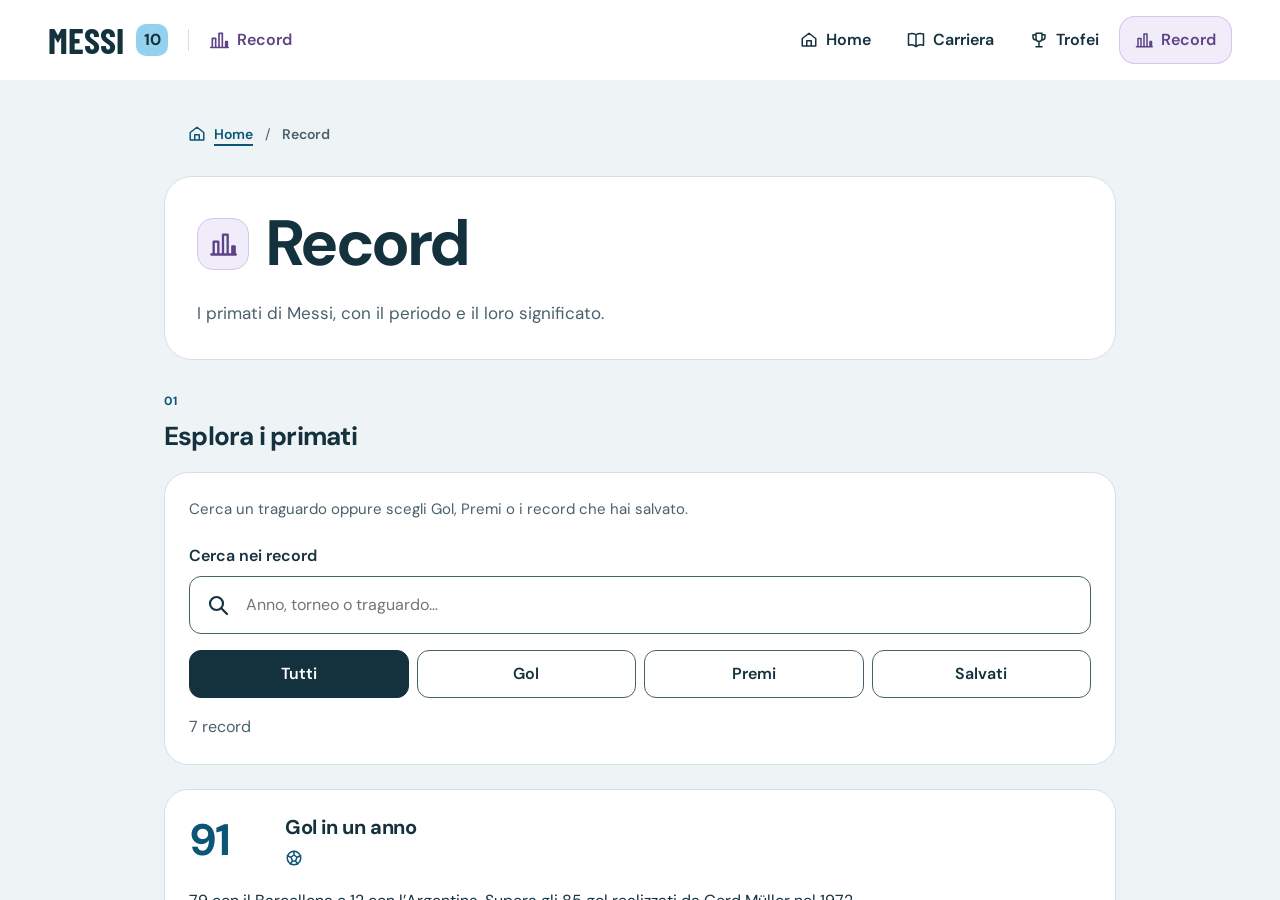
<file: record.html>
<!DOCTYPE html>
<html lang="it">
<head>
<meta charset="utf-8">
<meta content="width=device-width,initial-scale=1,viewport-fit=cover" name="viewport">
<meta content="#f7f7f2" name="theme-color">
<title>Record — Messi</title>
<meta content="I record di Lionel Messi spiegati con numeri, periodi e contesto." name="description">
<link href="assets/favicon.svg" rel="icon" type="image/svg+xml">
<link href="assets/css/site.css?v=c7293d06be" rel="stylesheet">
<script src="assets/js/app.mjs?v=9375dac2d2" type="module"></script>
<link as="font" crossorigin="" href="assets/fonts/barlow-condensed-700.woff2" rel="preload" type="font/woff2"><noscript><style>.record-tools[hidden],.record-actions[hidden]{display:none!important}</style></noscript>
<meta content="website" property="og:type">
<meta content="it_IT" property="og:locale">
<meta content="Record — Messi" property="og:title">
<meta content="I record di Lionel Messi spiegati con numeri, periodi e contesto." property="og:description">
<meta content="https://raw.githubusercontent.com/fill5455/Messi/main/assets/images/messi-portrait.webp" property="og:image">
<meta content="summary_large_image" name="twitter:card">
<link as="font" crossorigin="" href="assets/fonts/dm-sans-variable.woff2" rel="preload" type="font/woff2">
<link href="assets/css/rebuilt.css?v=626dba5897" rel="stylesheet">
<link href="assets/css/identity.css?v=64ac26788d" rel="stylesheet"></head>
<body>
<div class="ios-surface">
<a class="skip" href="#contenuto">Salta al contenuto</a>
<header class="app-header"><a aria-label="Messi, homepage" class="brand" href="index.html" translate="no" data-topic="home">MESSI<span>10</span></a><span class="current-page" data-topic="records"><svg aria-hidden="true" focusable="false" viewbox="0 0 24 24" data-icon="chart"><use href="assets/icons.svg#chart"></use></svg><span>Record</span></span></header>
<div aria-label="Contenuto della pagina" class="screen-scroll" tabindex="0">
<main aria-labelledby="page-title" data-page="record" id="contenuto" tabindex="-1" class="reading-page" data-topic="records"><nav aria-label="Percorso di navigazione" class="breadcrumb"><ol><li><a href="index.html" data-topic="home"><svg aria-hidden="true" focusable="false" viewbox="0 0 24 24" data-icon="home"><use href="assets/icons.svg#home"></use></svg>Home</a></li><li><span aria-current="page">Record</span></li></ol></nav>
<div class="page-heading heading-text-only"><div class="heading-copy">
<div class="page-title-row"><span class="page-symbol" data-topic="records"><svg aria-hidden="true" focusable="false" viewbox="0 0 24 24" data-icon="chart"><use href="assets/icons.svg#chart"></use></svg></span><h1 id="page-title">Record</h1></div>
<p>I primati di Messi, con il periodo e il loro significato.</p>
</div></div>
<section aria-label="Record storici" class="page-section" aria-labelledby="record-guide" data-section="01"><h2 class="section-label" id="record-guide">Esplora i primati</h2><div class="record-tools" hidden="">
<p class="record-help">Cerca un traguardo oppure scegli Gol, Premi o i record che hai salvato.</p><label for="record-search">Cerca nei record</label><div class="search-field">
<i aria-hidden="true" class="ios-icon ios-icon--search"></i><input aria-controls="record-results" autocomplete="off" id="record-search" maxlength="80" name="q" placeholder="Anno, torneo o traguardo…" type="search"><button aria-label="Cancella la ricerca" data-clear-search="" hidden="" type="button"><svg aria-hidden="true" focusable="false" viewbox="0 0 24 24" data-icon="close"><use href="assets/icons.svg#close"></use></svg></button>
</div>
<div aria-label="Filtra i record" class="filter-row" role="group">
<button aria-pressed="true" data-record-filter="tutti" type="button">Tutti</button><button aria-pressed="false" data-record-filter="gol" type="button">Gol</button><button aria-pressed="false" data-record-filter="premi" type="button">Premi</button><button aria-pressed="false" data-record-filter="salvati" type="button">Salvati</button>
</div>
<p aria-live="polite" class="result-count"></p>
</div>
<div class="record-list" id="record-results">
<article class="record-row" data-category="gol" data-record="" id="record-91"><div class="record-top">
<strong aria-label="91 gol" class="record-number">91</strong>
<div>
<h2>Gol in un anno</h2>
<p class="record-period"><svg aria-hidden="true" focusable="false" viewbox="0 0 24 24" data-icon="ball"><use href="assets/icons.svg#ball"></use></svg></p>
</div>
</div>
<p class="record-meaning">79 con il Barcellona e 12 con l’Argentina. Supera gli 85 gol realizzati da Gerd Müller nel 1972, secondo Guinness World Records.</p>
<div class="record-actions" hidden="">
<button aria-pressed="false" data-save-record="record-91" type="button"><i aria-hidden="true" class="ios-icon ios-icon--bookmark" style="--w:18px;--h:18px"></i><span>Salva</span></button><button data-share-record="record-91" type="button"><i aria-hidden="true" class="ios-icon ios-icon--share" style="--w:18px;--h:18px"></i><span>Condividi</span></button>
</div></article><article class="record-row" data-category="gol" data-record="" id="record-50"><div class="record-top">
<strong aria-label="50 gol" class="record-number">50</strong>
<div>
<h2>Gol in una stagione di Liga</h2>
<p class="record-period"><svg aria-hidden="true" focusable="false" viewbox="0 0 24 24" data-icon="ball"><use href="assets/icons.svg#ball"></use></svg></p>
</div>
</div>
<p class="record-meaning">Record di reti in una singola stagione del campionato spagnolo.</p>
<div class="record-actions" hidden="">
<button aria-pressed="false" data-save-record="record-50" type="button"><i aria-hidden="true" class="ios-icon ios-icon--bookmark" style="--w:18px;--h:18px"></i><span>Salva</span></button><button data-share-record="record-50" type="button"><i aria-hidden="true" class="ios-icon ios-icon--share" style="--w:18px;--h:18px"></i><span>Condividi</span></button>
</div></article><article class="record-row" data-category="gol" data-record="" id="record-474"><div class="record-top">
<strong aria-label="474 gol" class="record-number">474</strong>
<div>
<h2>Gol nella Liga</h2>
<p class="record-period"><svg aria-hidden="true" focusable="false" viewbox="0 0 24 24" data-icon="ball"><use href="assets/icons.svg#ball"></use></svg></p>
</div>
</div>
<p class="record-meaning">Il totale di Messi nel campionato spagnolo al termine del suo percorso con il club.</p>
<div class="record-actions" hidden="">
<button aria-pressed="false" data-save-record="record-474" type="button"><i aria-hidden="true" class="ios-icon ios-icon--bookmark" style="--w:18px;--h:18px"></i><span>Salva</span></button><button data-share-record="record-474" type="button"><i aria-hidden="true" class="ios-icon ios-icon--share" style="--w:18px;--h:18px"></i><span>Condividi</span></button>
</div></article><article class="record-row" data-category="gol" data-record="" id="record-672"><div class="record-top">
<strong aria-label="672 gol" class="record-number">672</strong>
<div>
<h2>Gol con il Barcellona</h2>
<p class="record-period"><svg aria-hidden="true" focusable="false" viewbox="0 0 24 24" data-icon="ball"><use href="assets/icons.svg#ball"></use></svg></p>
</div>
</div>
<p class="record-meaning">Il miglior marcatore della storia del club nelle partite ufficiali.</p>
<div class="record-actions" hidden="">
<button aria-pressed="false" data-save-record="record-672" type="button"><i aria-hidden="true" class="ios-icon ios-icon--bookmark" style="--w:18px;--h:18px"></i><span>Salva</span></button><button data-share-record="record-672" type="button"><i aria-hidden="true" class="ios-icon ios-icon--share" style="--w:18px;--h:18px"></i><span>Condividi</span></button>
</div></article><article class="record-row" data-category="premi" data-record="" id="record-ballon"><div class="record-top">
<strong aria-label="8 premi" class="record-number">8</strong>
<div>
<h2>Palloni d’Oro</h2>
<p class="record-period"><svg aria-hidden="true" focusable="false" viewbox="0 0 24 24" data-icon="cup"><use href="assets/icons.svg#cup"></use></svg></p>
</div>
</div>
<p class="record-meaning">Vinti nel 2009, 2010, 2011, 2012, 2015, 2019, 2021 e 2023.</p>
<div class="record-actions" hidden="">
<button aria-pressed="false" data-save-record="record-ballon" type="button"><i aria-hidden="true" class="ios-icon ios-icon--bookmark" style="--w:18px;--h:18px"></i><span>Salva</span></button><button data-share-record="record-ballon" type="button"><i aria-hidden="true" class="ios-icon ios-icon--share" style="--w:18px;--h:18px"></i><span>Condividi</span></button>
</div></article><article class="record-row" data-category="premi" data-record="" id="record-golden-ball"><div class="record-top">
<strong aria-label="2 premi" class="record-number">2</strong>
<div>
<h2>Golden Ball ai Mondiali</h2>
<p class="record-period"><svg aria-hidden="true" focusable="false" viewbox="0 0 24 24" data-icon="cup"><use href="assets/icons.svg#cup"></use></svg></p>
</div>
</div>
<p class="record-meaning">Primo calciatore a vincere due volte il premio di miglior giocatore del Mondiale.</p>
<div class="record-actions" hidden="">
<button aria-pressed="false" data-save-record="record-golden-ball" type="button"><i aria-hidden="true" class="ios-icon ios-icon--bookmark" style="--w:18px;--h:18px"></i><span>Salva</span></button><button data-share-record="record-golden-ball" type="button"><i aria-hidden="true" class="ios-icon ios-icon--share" style="--w:18px;--h:18px"></i><span>Condividi</span></button>
</div></article>
<article class="record-row" data-category="premi" data-record="" id="record-shoes"><div class="record-top">
<strong aria-label="6 premi" class="record-number">6</strong>
<div>
<h2>Scarpe d’Oro europee</h2>
<p class="record-period"><svg aria-hidden="true" focusable="false" viewbox="0 0 24 24" data-icon="cup"><use href="assets/icons.svg#cup"></use></svg></p>
</div>
</div>
<p class="record-meaning">Sei premi da miglior marcatore dei campionati europei: 2009/10, 2011/12, 2012/13, 2016/17, 2017/18 e 2018/19.</p>
<div class="record-actions" hidden="">
<button aria-pressed="false" data-save-record="record-shoes" type="button"><i aria-hidden="true" class="ios-icon ios-icon--bookmark" style="--w:18px;--h:18px"></i><span>Salva</span></button><button data-share-record="record-shoes" type="button"><i aria-hidden="true" class="ios-icon ios-icon--share" style="--w:18px;--h:18px"></i><span>Condividi</span></button>
</div></article>
</div>
<div class="empty-results" hidden="">
<strong>Nessun record trovato</strong><p>Prova un’altra ricerca o cambia filtro.</p>
<button data-reset-records="" type="button">Mostra tutti i record</button>
</div></section><p class="data-note page-note">Traguardi storici. Fonti consultate il 13 ottobre 2026.</p>
<details class="source-details" id="record-detail-0"><summary>Fonti dei contenuti<svg aria-hidden="true" viewbox="0 0 24 24"><path d="M5 12h14M12 5v14"></path></svg></summary><ul>
<li><a href="https://www.uefa.com/news-media/news/0242-0e97e0ac1cb3-eef786ff788c-1000--messi-all-his-records/" rel="noopener noreferrer" target="_blank">UEFA: i record di Messi <span aria-hidden="true">↗</span></a></li>
<li><a href="https://www.fcbarcelona.com/en/card/2214377/leo-messi" rel="noopener noreferrer" target="_blank">FC Barcelona: record del club <span aria-hidden="true">↗</span></a></li>
<li><a href="https://messi.com/palmares/" rel="noopener noreferrer" target="_blank">Palmarès ufficiale <span aria-hidden="true">↗</span></a></li>
<li><a href="https://www.fifa.com/en/watch/14Q9we1dyweTi2XNhL9tGY" rel="noopener noreferrer" target="_blank">FIFA: i due Golden Ball mondiali <span aria-hidden="true">↗</span></a></li>
<li><a href="https://www.guinnessworldrecords.com/world-records/106274-most-football-goals-scored-in-a-calendar-year" rel="noopener noreferrer" target="_blank">Guinness World Records: i 91 gol ↗</a></li>
</ul></details>
</main>
<footer class="app-footer"><div class="footer-top"><a aria-label="Messi, homepage" class="footer-brand" href="index.html" data-topic="home">MESSI<span>10</span></a><p>La storia, le vittorie e i numeri.<br>Un progetto indipendente dedicato a Lionel Messi.</p></div><nav aria-label="Altri percorsi"><a href="index.html" data-topic="home"><svg aria-hidden="true" focusable="false" viewbox="0 0 24 24" data-icon="home"><use href="assets/icons.svg#home"></use></svg><span>Home</span></a><a href="carriera.html" data-topic="career"><svg aria-hidden="true" focusable="false" viewbox="0 0 24 24" data-icon="book"><use href="assets/icons.svg#book"></use></svg><span>Carriera</span></a><a href="trofei.html" data-topic="trophies"><svg aria-hidden="true" focusable="false" viewbox="0 0 24 24" data-icon="cup"><use href="assets/icons.svg#cup"></use></svg><span>Trofei</span></a><a href="record.html" data-topic="records"><svg aria-hidden="true" focusable="false" viewbox="0 0 24 24" data-icon="chart"><use href="assets/icons.svg#chart"></use></svg><span>Record</span></a><a href="argentina.html" data-topic="national"><svg aria-hidden="true" focusable="false" viewbox="0 0 24 24" data-icon="flag"><use href="assets/icons.svg#flag"></use></svg><span>Argentina</span></a><a href="credits.html" data-topic="credits"><svg aria-hidden="true" focusable="false" viewbox="0 0 24 24" data-icon="info"><use href="assets/icons.svg#info"></use></svg><span>Fonti e crediti</span></a></nav></footer>
</div>
<nav aria-label="Navigazione principale" class="ios-tabbar"><a class="nav-link" data-href="index.html" href="index.html" data-topic="home"><svg aria-hidden="true" focusable="false" viewbox="0 0 24 24" data-icon="home"><use href="assets/icons.svg#home"></use></svg><span>Home</span></a><a class="nav-link" data-href="carriera.html" href="carriera.html" data-topic="career"><svg aria-hidden="true" focusable="false" viewbox="0 0 24 24" data-icon="book"><use href="assets/icons.svg#book"></use></svg><span>Carriera</span></a><a class="nav-link" data-href="trofei.html" href="trofei.html" data-topic="trophies"><svg aria-hidden="true" focusable="false" viewbox="0 0 24 24" data-icon="cup"><use href="assets/icons.svg#cup"></use></svg><span>Trofei</span></a><a aria-current="page" class="nav-link" data-href="record.html" href="record.html" data-topic="records"><svg aria-hidden="true" focusable="false" viewbox="0 0 24 24" data-icon="chart"><use href="assets/icons.svg#chart"></use></svg><span>Record</span></a></nav>
<p aria-live="polite" class="navigation-status sr-only"></p>
<div aria-live="polite" class="toast" role="status"></div>
</div>
</body>
</html>
</file>
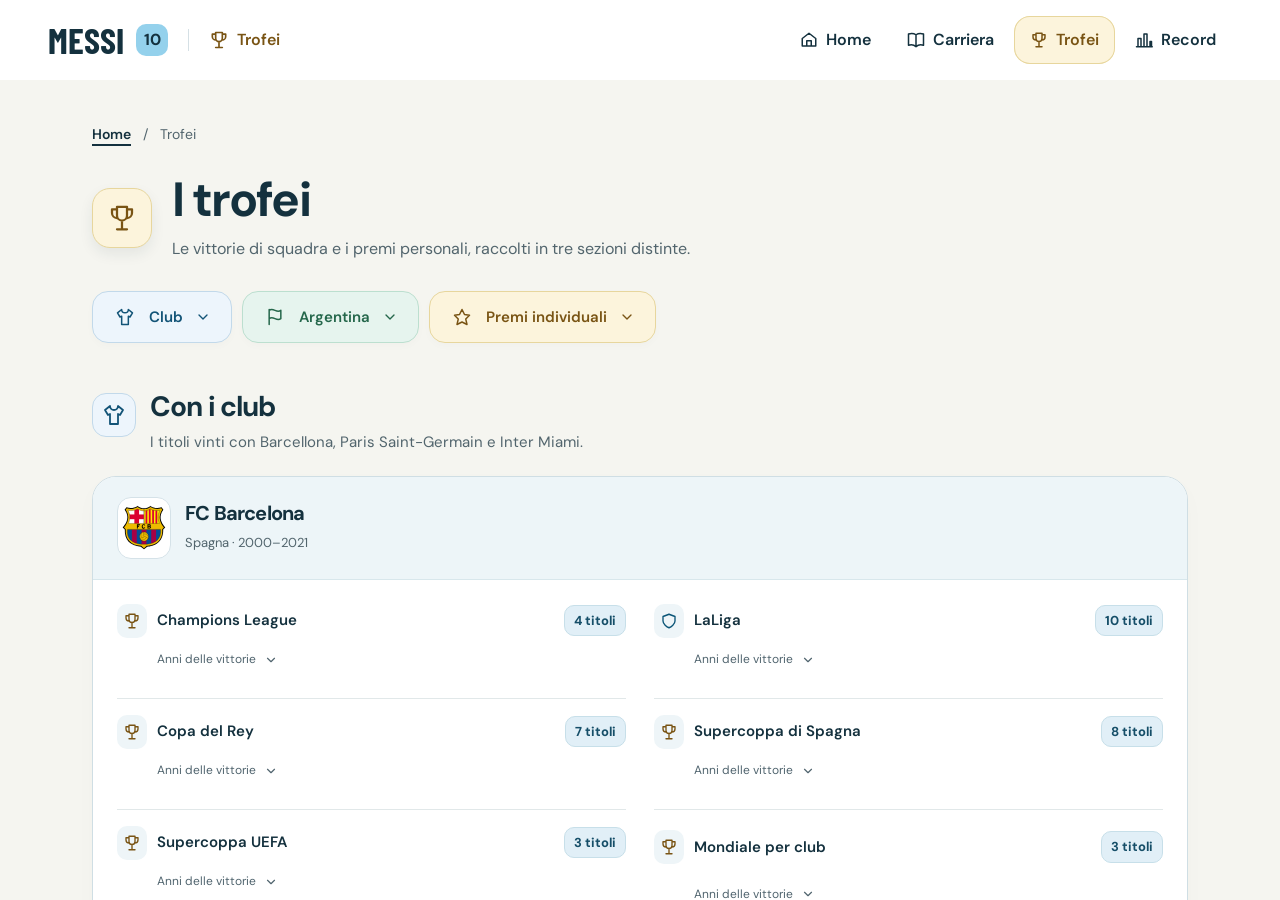
<file: trofei.html>
<!DOCTYPE html>
<html lang="it">
<head>
<meta charset="utf-8">
<meta content="width=device-width,initial-scale=1,viewport-fit=cover" name="viewport">
<meta content="#f7f7f2" name="theme-color">
<title>Trofei — Messi</title>
<meta content="Il palmarès di Messi per club, Argentina e premi individuali, con gli anni delle vittorie." name="description">
<link href="assets/favicon.svg" rel="icon" type="image/svg+xml">
<link href="assets/css/site.css?v=c7293d06be" rel="stylesheet">
<script src="assets/js/app.mjs?v=9375dac2d2" type="module"></script>
<link as="font" crossorigin="" href="assets/fonts/barlow-condensed-700.woff2" rel="preload" type="font/woff2">
<meta content="website" property="og:type">
<meta content="it_IT" property="og:locale">
<meta content="Trofei — Messi" property="og:title">
<meta content="Il palmarès di Messi per club, Argentina e premi individuali, con gli anni delle vittorie." property="og:description">
<meta content="https://raw.githubusercontent.com/fill5455/Messi/main/assets/images/messi-portrait.webp" property="og:image">
<meta content="summary_large_image" name="twitter:card">
<link as="font" crossorigin="" href="assets/fonts/dm-sans-variable.woff2" rel="preload" type="font/woff2">
<link href="assets/css/rebuilt.css?v=626dba5897" rel="stylesheet">
<link href="assets/css/identity.css?v=64ac26788d" rel="stylesheet"></head>
<body>
<div class="ios-surface">
<a class="skip" href="#contenuto">Salta al contenuto</a>
<header class="app-header"><a aria-label="Messi, homepage" class="brand" href="index.html" translate="no" data-topic="home">MESSI<span>10</span></a><span class="current-page" data-topic="trophies"><svg aria-hidden="true" focusable="false" viewbox="0 0 24 24" data-icon="cup"><use href="assets/icons.svg#cup"></use></svg><span>Trofei</span></span></header>
<div aria-label="Contenuto della pagina" class="screen-scroll" tabindex="0">
<main id="contenuto" class="rebuilt-page" data-page="trofei" aria-labelledby="page-title" tabindex="-1" data-topic="trophies"><nav class="r-breadcrumb" aria-label="Percorso di navigazione"><a href="index.html" data-topic="home">Home</a><span aria-hidden="true">/</span><span aria-current="page">Trofei</span></nav><header class="r-heading"><span class="ui-page-cue" aria-hidden="true" data-topic="trophies"><svg aria-hidden="true" focusable="false" viewbox="0 0 24 24" data-icon="cup"><use href="assets/icons.svg#cup"></use></svg></span><h1 id="page-title">I trofei</h1><p>Le vittorie di squadra e i premi personali, raccolti in tre sezioni distinte.</p></header><nav class="r-section-nav" aria-label="Sezioni dei trofei"><a href="#trophy-categories" data-topic="career"><span class="ui-inline-cue" aria-hidden="true" data-topic="career"><svg aria-hidden="true" focusable="false" viewbox="0 0 24 24" data-icon="shirt"><use href="assets/icons.svg#shirt"></use></svg></span>Club<svg aria-hidden="true" focusable="false" viewbox="0 0 24 24" data-icon="chevron"><use href="assets/icons.svg#chevron"></use></svg></a><a href="#national-trophies" data-topic="national"><span class="ui-inline-cue" aria-hidden="true" data-topic="national"><svg aria-hidden="true" focusable="false" viewbox="0 0 24 24" data-icon="flag"><use href="assets/icons.svg#flag"></use></svg></span>Argentina<svg aria-hidden="true" focusable="false" viewbox="0 0 24 24" data-icon="chevron"><use href="assets/icons.svg#chevron"></use></svg></a><a href="#individual-awards" data-topic="trophies"><span class="ui-inline-cue" aria-hidden="true" data-topic="trophies"><svg aria-hidden="true" focusable="false" viewbox="0 0 24 24" data-icon="star"><use href="assets/icons.svg#star"></use></svg></span>Premi individuali<svg aria-hidden="true" focusable="false" viewbox="0 0 24 24" data-icon="chevron"><use href="assets/icons.svg#chevron"></use></svg></a></nav><section class="r-award-section" aria-labelledby="trophy-categories"><div class="r-section-head"><span class="ui-cue" aria-hidden="true" data-topic="career"><svg aria-hidden="true" focusable="false" viewbox="0 0 24 24" data-icon="shirt"><use href="assets/icons.svg#shirt"></use></svg></span><h2 id="trophy-categories">Con i club</h2><p>I titoli vinti con Barcellona, Paris Saint-Germain e Inter Miami.</p></div><div id="club" class="r-award-group"><article class="r-award-card" id="barcellona-trofei" aria-labelledby="barcellona-trofei-heading"><header class="r-award-heading"><img src="assets/images/barcelona-logo.svg" alt="" width="44" height="52" loading="lazy"><div><h3 id="barcellona-trofei-heading">FC Barcelona</h3><p>Spagna · 2000–2021</p></div></header><dl class="r-competitions"><div><dt><span class="ui-competition-cue" aria-hidden="true" data-topic="trophies"><svg aria-hidden="true" focusable="false" viewbox="0 0 24 24" data-icon="cup"><use href="assets/icons.svg#cup"></use></svg></span>Champions League</dt><dd class="r-title-count">4 titoli</dd><dd class="r-editions"><details id="barcellona-trofei-editions-0"><summary>Anni delle vittorie <svg aria-hidden="true" focusable="false" viewbox="0 0 24 24" data-icon="chevron"><use href="assets/icons.svg#chevron"></use></svg></summary><p>2005/06 · 2008/09 · 2010/11 · 2014/15</p></details></dd></div><div><dt><span class="ui-competition-cue" aria-hidden="true"><svg aria-hidden="true" focusable="false" viewbox="0 0 24 24" data-icon="shield"><use href="assets/icons.svg#shield"></use></svg></span>LaLiga</dt><dd class="r-title-count">10 titoli</dd><dd class="r-editions"><details id="barcellona-trofei-editions-1"><summary>Anni delle vittorie <svg aria-hidden="true" focusable="false" viewbox="0 0 24 24" data-icon="chevron"><use href="assets/icons.svg#chevron"></use></svg></summary><p>2004/05 · 2005/06 · 2008/09 · 2009/10 · 2010/11 · 2012/13 · 2014/15 · 2015/16 · 2017/18 · 2018/19</p></details></dd></div><div><dt><span class="ui-competition-cue" aria-hidden="true" data-topic="trophies"><svg aria-hidden="true" focusable="false" viewbox="0 0 24 24" data-icon="cup"><use href="assets/icons.svg#cup"></use></svg></span>Copa del Rey</dt><dd class="r-title-count">7 titoli</dd><dd class="r-editions"><details id="barcellona-trofei-editions-2"><summary>Anni delle vittorie <svg aria-hidden="true" focusable="false" viewbox="0 0 24 24" data-icon="chevron"><use href="assets/icons.svg#chevron"></use></svg></summary><p>2008/09 · 2011/12 · 2014/15 · 2015/16 · 2016/17 · 2017/18 · 2020/21</p></details></dd></div><div><dt><span class="ui-competition-cue" aria-hidden="true" data-topic="trophies"><svg aria-hidden="true" focusable="false" viewbox="0 0 24 24" data-icon="cup"><use href="assets/icons.svg#cup"></use></svg></span>Supercoppa di Spagna</dt><dd class="r-title-count">8 titoli</dd><dd class="r-editions"><details id="barcellona-trofei-editions-3"><summary>Anni delle vittorie <svg aria-hidden="true" focusable="false" viewbox="0 0 24 24" data-icon="chevron"><use href="assets/icons.svg#chevron"></use></svg></summary><p>2005 · 2006 · 2009 · 2010 · 2011 · 2013 · 2016 · 2018</p></details></dd></div><div><dt><span class="ui-competition-cue" aria-hidden="true" data-topic="trophies"><svg aria-hidden="true" focusable="false" viewbox="0 0 24 24" data-icon="cup"><use href="assets/icons.svg#cup"></use></svg></span>Supercoppa UEFA</dt><dd class="r-title-count">3 titoli</dd><dd class="r-editions"><details id="barcellona-trofei-editions-4"><summary>Anni delle vittorie <svg aria-hidden="true" focusable="false" viewbox="0 0 24 24" data-icon="chevron"><use href="assets/icons.svg#chevron"></use></svg></summary><p>2009 · 2011 · 2015</p></details></dd></div><div><dt><span class="ui-competition-cue" aria-hidden="true" data-topic="trophies"><svg aria-hidden="true" focusable="false" viewbox="0 0 24 24" data-icon="cup"><use href="assets/icons.svg#cup"></use></svg></span>Mondiale per club</dt><dd class="r-title-count">3 titoli</dd><dd class="r-editions"><details id="barcellona-trofei-editions-5"><summary>Anni delle vittorie <svg aria-hidden="true" focusable="false" viewbox="0 0 24 24" data-icon="chevron"><use href="assets/icons.svg#chevron"></use></svg></summary><p>2009 · 2011 · 2015</p></details></dd></div></dl><a class="r-text-link" href="carriera.html#barcellona" data-topic="career">Il capitolo FC Barcelona nella carriera<svg aria-hidden="true" focusable="false" viewbox="0 0 24 24" data-icon="arrow"><use href="assets/icons.svg#arrow"></use></svg></a></article><article class="r-award-card" id="psg-trofei" aria-labelledby="psg-trofei-heading"><header class="r-award-heading"><img src="assets/images/psg-logo.svg" alt="" width="44" height="52" loading="lazy"><div><h3 id="psg-trofei-heading">Paris Saint-Germain</h3><p>Francia · 2021–2023</p></div></header><dl class="r-competitions"><div><dt><span class="ui-competition-cue" aria-hidden="true"><svg aria-hidden="true" focusable="false" viewbox="0 0 24 24" data-icon="shield"><use href="assets/icons.svg#shield"></use></svg></span>Ligue 1</dt><dd class="r-title-count">2 titoli</dd><dd class="r-editions"><details id="psg-trofei-editions-0"><summary>Anni delle vittorie <svg aria-hidden="true" focusable="false" viewbox="0 0 24 24" data-icon="chevron"><use href="assets/icons.svg#chevron"></use></svg></summary><p>2021/22 · 2022/23</p></details></dd></div><div><dt><span class="ui-competition-cue" aria-hidden="true" data-topic="trophies"><svg aria-hidden="true" focusable="false" viewbox="0 0 24 24" data-icon="cup"><use href="assets/icons.svg#cup"></use></svg></span>Trophée des Champions</dt><dd class="r-title-count">1 titolo</dd><dd class="r-editions"><details id="psg-trofei-editions-1"><summary>Anni delle vittorie <svg aria-hidden="true" focusable="false" viewbox="0 0 24 24" data-icon="chevron"><use href="assets/icons.svg#chevron"></use></svg></summary><p>2022</p></details></dd></div></dl><a class="r-text-link" href="carriera.html#parigi" data-topic="career">Il capitolo Paris Saint-Germain nella carriera<svg aria-hidden="true" focusable="false" viewbox="0 0 24 24" data-icon="arrow"><use href="assets/icons.svg#arrow"></use></svg></a></article><article class="r-award-card" id="miami-trofei" aria-labelledby="miami-trofei-heading"><header class="r-award-heading"><img src="assets/images/miami-logo.svg" alt="" width="44" height="52" loading="lazy"><div><h3 id="miami-trofei-heading">Inter Miami</h3><p>Stati Uniti · dal 2023</p></div></header><dl class="r-competitions"><div><dt><span class="ui-competition-cue" aria-hidden="true" data-topic="trophies"><svg aria-hidden="true" focusable="false" viewbox="0 0 24 24" data-icon="cup"><use href="assets/icons.svg#cup"></use></svg></span>Leagues Cup</dt><dd class="r-title-count">1 titolo</dd><dd class="r-editions"><details id="miami-trofei-editions-0"><summary>Anni delle vittorie <svg aria-hidden="true" focusable="false" viewbox="0 0 24 24" data-icon="chevron"><use href="assets/icons.svg#chevron"></use></svg></summary><p>2023</p></details></dd></div><div><dt><span class="ui-competition-cue" aria-hidden="true"><svg aria-hidden="true" focusable="false" viewbox="0 0 24 24" data-icon="shield"><use href="assets/icons.svg#shield"></use></svg></span>Supporters’ Shield</dt><dd class="r-title-count">1 titolo</dd><dd class="r-editions"><details id="miami-trofei-editions-1"><summary>Anni delle vittorie <svg aria-hidden="true" focusable="false" viewbox="0 0 24 24" data-icon="chevron"><use href="assets/icons.svg#chevron"></use></svg></summary><p>2024</p></details></dd></div><div><dt><span class="ui-competition-cue" aria-hidden="true" data-topic="trophies"><svg aria-hidden="true" focusable="false" viewbox="0 0 24 24" data-icon="cup"><use href="assets/icons.svg#cup"></use></svg></span>MLS Cup</dt><dd class="r-title-count">1 titolo</dd><dd class="r-editions"><details id="miami-trofei-editions-2"><summary>Anni delle vittorie <svg aria-hidden="true" focusable="false" viewbox="0 0 24 24" data-icon="chevron"><use href="assets/icons.svg#chevron"></use></svg></summary><p>2025</p></details></dd></div><div><dt><span class="ui-competition-cue" aria-hidden="true" data-topic="trophies"><svg aria-hidden="true" focusable="false" viewbox="0 0 24 24" data-icon="cup"><use href="assets/icons.svg#cup"></use></svg></span>Campeones Cup</dt><dd class="r-title-count">1 titolo</dd><dd class="r-editions"><details id="miami-trofei-editions-3"><summary>Anni delle vittorie <svg aria-hidden="true" focusable="false" viewbox="0 0 24 24" data-icon="chevron"><use href="assets/icons.svg#chevron"></use></svg></summary><p>2026</p></details></dd></div></dl><a class="r-text-link" href="carriera.html#miami" data-topic="career">Il capitolo Inter Miami nella carriera<svg aria-hidden="true" focusable="false" viewbox="0 0 24 24" data-icon="arrow"><use href="assets/icons.svg#arrow"></use></svg></a></article></div></section><section class="r-award-section" aria-labelledby="national-trophies"><div class="r-section-head"><span class="ui-cue" aria-hidden="true" data-topic="national"><svg aria-hidden="true" focusable="false" viewbox="0 0 24 24" data-icon="flag"><use href="assets/icons.svg#flag"></use></svg></span><h2 id="national-trophies">Con l’Argentina</h2><p>Nazionale maggiore, Under 20 e selezione olimpica.</p></div><article class="r-award-card" id="nazionale" aria-labelledby="nazionale-heading"><header class="r-award-heading"><img src="assets/images/argentina-logo.svg" alt="" width="44" height="52" loading="lazy"><div><h3 id="nazionale-heading">Argentina</h3><p>Nazionale maggiore, Under 20 e Olimpiadi</p></div></header><dl class="r-competitions"><div><dt><span class="ui-competition-cue" aria-hidden="true" data-topic="trophies"><svg aria-hidden="true" focusable="false" viewbox="0 0 24 24" data-icon="cup"><use href="assets/icons.svg#cup"></use></svg></span>Coppa del Mondo</dt><dd class="r-title-count">1 titolo</dd><dd class="r-editions"><details id="nazionale-editions-0"><summary>Anni delle vittorie <svg aria-hidden="true" focusable="false" viewbox="0 0 24 24" data-icon="chevron"><use href="assets/icons.svg#chevron"></use></svg></summary><p>2022</p></details></dd></div><div><dt><span class="ui-competition-cue" aria-hidden="true" data-topic="trophies"><svg aria-hidden="true" focusable="false" viewbox="0 0 24 24" data-icon="cup"><use href="assets/icons.svg#cup"></use></svg></span>Copa América</dt><dd class="r-title-count">2 titoli</dd><dd class="r-editions"><details id="nazionale-editions-1"><summary>Anni delle vittorie <svg aria-hidden="true" focusable="false" viewbox="0 0 24 24" data-icon="chevron"><use href="assets/icons.svg#chevron"></use></svg></summary><p>2021 · 2024</p></details></dd></div><div><dt><span class="ui-competition-cue" aria-hidden="true" data-topic="trophies"><svg aria-hidden="true" focusable="false" viewbox="0 0 24 24" data-icon="cup"><use href="assets/icons.svg#cup"></use></svg></span>Finalissima</dt><dd class="r-title-count">1 titolo</dd><dd class="r-editions"><details id="nazionale-editions-2"><summary>Anni delle vittorie <svg aria-hidden="true" focusable="false" viewbox="0 0 24 24" data-icon="chevron"><use href="assets/icons.svg#chevron"></use></svg></summary><p>2022</p></details></dd></div><div><dt><span class="ui-competition-cue" aria-hidden="true" data-topic="trophies"><svg aria-hidden="true" focusable="false" viewbox="0 0 24 24" data-icon="star"><use href="assets/icons.svg#star"></use></svg></span>Oro olimpico</dt><dd class="r-title-count">1 titolo</dd><dd class="r-editions"><details id="nazionale-editions-3"><summary>Anni delle vittorie <svg aria-hidden="true" focusable="false" viewbox="0 0 24 24" data-icon="chevron"><use href="assets/icons.svg#chevron"></use></svg></summary><p>2008</p></details></dd></div><div><dt><span class="ui-competition-cue" aria-hidden="true" data-topic="trophies"><svg aria-hidden="true" focusable="false" viewbox="0 0 24 24" data-icon="cup"><use href="assets/icons.svg#cup"></use></svg></span>Mondiale Under 20</dt><dd class="r-title-count">1 titolo</dd><dd class="r-editions"><details id="nazionale-editions-4"><summary>Anni delle vittorie <svg aria-hidden="true" focusable="false" viewbox="0 0 24 24" data-icon="chevron"><use href="assets/icons.svg#chevron"></use></svg></summary><p>2005</p></details></dd></div></dl><a class="r-text-link" href="argentina.html" data-topic="national">Il percorso con l’Argentina<svg aria-hidden="true" focusable="false" viewbox="0 0 24 24" data-icon="arrow"><use href="assets/icons.svg#arrow"></use></svg></a></article></section><section class="r-award-section" aria-labelledby="individual-awards"><div class="r-section-head"><span class="ui-cue" aria-hidden="true" data-topic="trophies"><svg aria-hidden="true" focusable="false" viewbox="0 0 24 24" data-icon="star"><use href="assets/icons.svg#star"></use></svg></span><h2 id="individual-awards">I premi individuali</h2><p>I principali riconoscimenti personali.</p></div><article class="r-award-card" id="individuali" aria-labelledby="individuali-heading"><header class="r-award-heading"><span class="r-award-star" aria-hidden="true">★</span><div><h3 id="individuali-heading">Premi individuali</h3><p>Pallone d’Oro, Scarpa d’Oro e altri premi</p></div></header><dl class="r-competitions"><div><dt><span class="ui-competition-cue" aria-hidden="true" data-topic="trophies"><svg aria-hidden="true" focusable="false" viewbox="0 0 24 24" data-icon="star"><use href="assets/icons.svg#star"></use></svg></span>Pallone d’Oro</dt><dd class="r-title-count">8 titoli</dd><dd class="r-editions"><details id="individuali-editions-0"><summary>Anni delle vittorie <svg aria-hidden="true" focusable="false" viewbox="0 0 24 24" data-icon="chevron"><use href="assets/icons.svg#chevron"></use></svg></summary><p>2009 · 2010 · 2011 · 2012 · 2015 · 2019 · 2021 · 2023</p></details></dd></div><div><dt><span class="ui-competition-cue" aria-hidden="true" data-topic="trophies"><svg aria-hidden="true" focusable="false" viewbox="0 0 24 24" data-icon="star"><use href="assets/icons.svg#star"></use></svg></span>Scarpa d’Oro europea</dt><dd class="r-title-count">6 titoli</dd><dd class="r-editions"><details id="individuali-editions-1"><summary>Anni delle vittorie <svg aria-hidden="true" focusable="false" viewbox="0 0 24 24" data-icon="chevron"><use href="assets/icons.svg#chevron"></use></svg></summary><p>2009/10 · 2011/12 · 2012/13 · 2016/17 · 2017/18 · 2018/19</p></details></dd></div><div><dt><span class="ui-competition-cue" aria-hidden="true" data-topic="trophies"><svg aria-hidden="true" focusable="false" viewbox="0 0 24 24" data-icon="star"><use href="assets/icons.svg#star"></use></svg></span>The Best FIFA</dt><dd class="r-title-count">3 titoli</dd><dd class="r-editions"><details id="individuali-editions-2"><summary>Anni delle vittorie <svg aria-hidden="true" focusable="false" viewbox="0 0 24 24" data-icon="chevron"><use href="assets/icons.svg#chevron"></use></svg></summary><p>2019 · 2022 · 2023</p></details></dd></div><div><dt><span class="ui-competition-cue" aria-hidden="true" data-topic="trophies"><svg aria-hidden="true" focusable="false" viewbox="0 0 24 24" data-icon="star"><use href="assets/icons.svg#star"></use></svg></span>FIFA World Player</dt><dd class="r-title-count">1 titolo</dd><dd class="r-editions"><details id="individuali-editions-3"><summary>Anni delle vittorie <svg aria-hidden="true" focusable="false" viewbox="0 0 24 24" data-icon="chevron"><use href="assets/icons.svg#chevron"></use></svg></summary><p>2009</p></details></dd></div><div><dt><span class="ui-competition-cue" aria-hidden="true" data-topic="trophies"><svg aria-hidden="true" focusable="false" viewbox="0 0 24 24" data-icon="star"><use href="assets/icons.svg#star"></use></svg></span>Golden Ball del Mondiale</dt><dd class="r-title-count">2 titoli</dd><dd class="r-editions"><details id="individuali-editions-4"><summary>Anni delle vittorie <svg aria-hidden="true" focusable="false" viewbox="0 0 24 24" data-icon="chevron"><use href="assets/icons.svg#chevron"></use></svg></summary><p>2014 · 2022</p></details></dd></div></dl></article></section><section class="r-final-story" aria-labelledby="wembley-heading"><p class="r-kicker">Una finale da ricordare</p><h2 id="wembley-heading"><span class="ui-cue" aria-hidden="true" data-topic="trophies"><svg aria-hidden="true" focusable="false" viewbox="0 0 24 24" data-icon="cup"><use href="assets/icons.svg#cup"></use></svg></span>Wembley, 2011</h2><article id="wembley-2011"><div class="r-story-body">
<p>Il Barcellona vince 3–1 a Wembley. Messi segna il secondo gol della squadra, fra le reti di Pedro e David Villa.</p>
<figure class="story-picture"><a aria-label="Ingrandisci: Messi con la Champions League dopo la finale di Londra del 2011" class="photo-link" data-photo-open="" href="assets/images/champions-selected.webp"><img alt="Messi con la Champions League dopo la finale di Londra del 2011" decoding="async" height="2400" loading="lazy" src="assets/images/champions-selected.webp" width="1600"><span aria-hidden="true" class="photo-zoom"><svg viewbox="0 0 24 24"><path d="M9 3H3v6m12-6h6v6M3 15v6h6m12-6v6h-6"></path></svg></span></a><figcaption>Londra, 2011. Messi con il trofeo della Champions League. Tocca la foto per ingrandirla.</figcaption></figure>
</div></article></section><p class="data-note page-note">Palmarès consultato il 13 ottobre 2026. I premi individuali sono una selezione.</p><details class="source-details" id="trofei-detail-4"><summary>Fonti dei contenuti<svg aria-hidden="true" viewbox="0 0 24 24"><path d="M5 12h14M12 5v14"></path></svg></summary><ul>
<li><a href="https://messi.com/palmares/" rel="noopener noreferrer" target="_blank">Palmarès ufficiale <span aria-hidden="true">↗</span></a></li>
<li><a href="https://www.fcbarcelona.com/en/football/first-team/news/2208549/the-most-decorated-player-in-barca-history" rel="noopener noreferrer" target="_blank">FC Barcelona: i titoli blaugrana <span aria-hidden="true">↗</span></a></li>
<li><a href="https://www.uefa.com/uefachampionsleague/match/2003352/" rel="noopener noreferrer" target="_blank">UEFA: la finale di Wembley 2011 ↗</a></li>
</ul></details></main>
<footer class="app-footer"><div class="footer-top"><a aria-label="Messi, homepage" class="footer-brand" href="index.html" data-topic="home">MESSI<span>10</span></a><p>La storia, le vittorie e i numeri.<br>Un progetto indipendente dedicato a Lionel Messi.</p></div><nav aria-label="Altri percorsi"><a href="index.html" data-topic="home"><svg aria-hidden="true" focusable="false" viewbox="0 0 24 24" data-icon="home"><use href="assets/icons.svg#home"></use></svg><span>Home</span></a><a href="carriera.html" data-topic="career"><svg aria-hidden="true" focusable="false" viewbox="0 0 24 24" data-icon="book"><use href="assets/icons.svg#book"></use></svg><span>Carriera</span></a><a href="trofei.html" data-topic="trophies"><svg aria-hidden="true" focusable="false" viewbox="0 0 24 24" data-icon="cup"><use href="assets/icons.svg#cup"></use></svg><span>Trofei</span></a><a href="record.html" data-topic="records"><svg aria-hidden="true" focusable="false" viewbox="0 0 24 24" data-icon="chart"><use href="assets/icons.svg#chart"></use></svg><span>Record</span></a><a href="argentina.html" data-topic="national"><svg aria-hidden="true" focusable="false" viewbox="0 0 24 24" data-icon="flag"><use href="assets/icons.svg#flag"></use></svg><span>Argentina</span></a><a href="credits.html" data-topic="credits"><svg aria-hidden="true" focusable="false" viewbox="0 0 24 24" data-icon="info"><use href="assets/icons.svg#info"></use></svg><span>Fonti e crediti</span></a></nav></footer>
</div>
<nav aria-label="Navigazione principale" class="ios-tabbar"><a class="nav-link" data-href="index.html" href="index.html" data-topic="home"><svg aria-hidden="true" focusable="false" viewbox="0 0 24 24" data-icon="home"><use href="assets/icons.svg#home"></use></svg><span>Home</span></a><a class="nav-link" data-href="carriera.html" href="carriera.html" data-topic="career"><svg aria-hidden="true" focusable="false" viewbox="0 0 24 24" data-icon="book"><use href="assets/icons.svg#book"></use></svg><span>Carriera</span></a><a aria-current="page" class="nav-link" data-href="trofei.html" href="trofei.html" data-topic="trophies"><svg aria-hidden="true" focusable="false" viewbox="0 0 24 24" data-icon="cup"><use href="assets/icons.svg#cup"></use></svg><span>Trofei</span></a><a class="nav-link" data-href="record.html" href="record.html" data-topic="records"><svg aria-hidden="true" focusable="false" viewbox="0 0 24 24" data-icon="chart"><use href="assets/icons.svg#chart"></use></svg><span>Record</span></a></nav>
<p aria-live="polite" class="navigation-status sr-only"></p>
<div aria-live="polite" class="toast" role="status"></div>
</div>
</body>
</html>
</file>
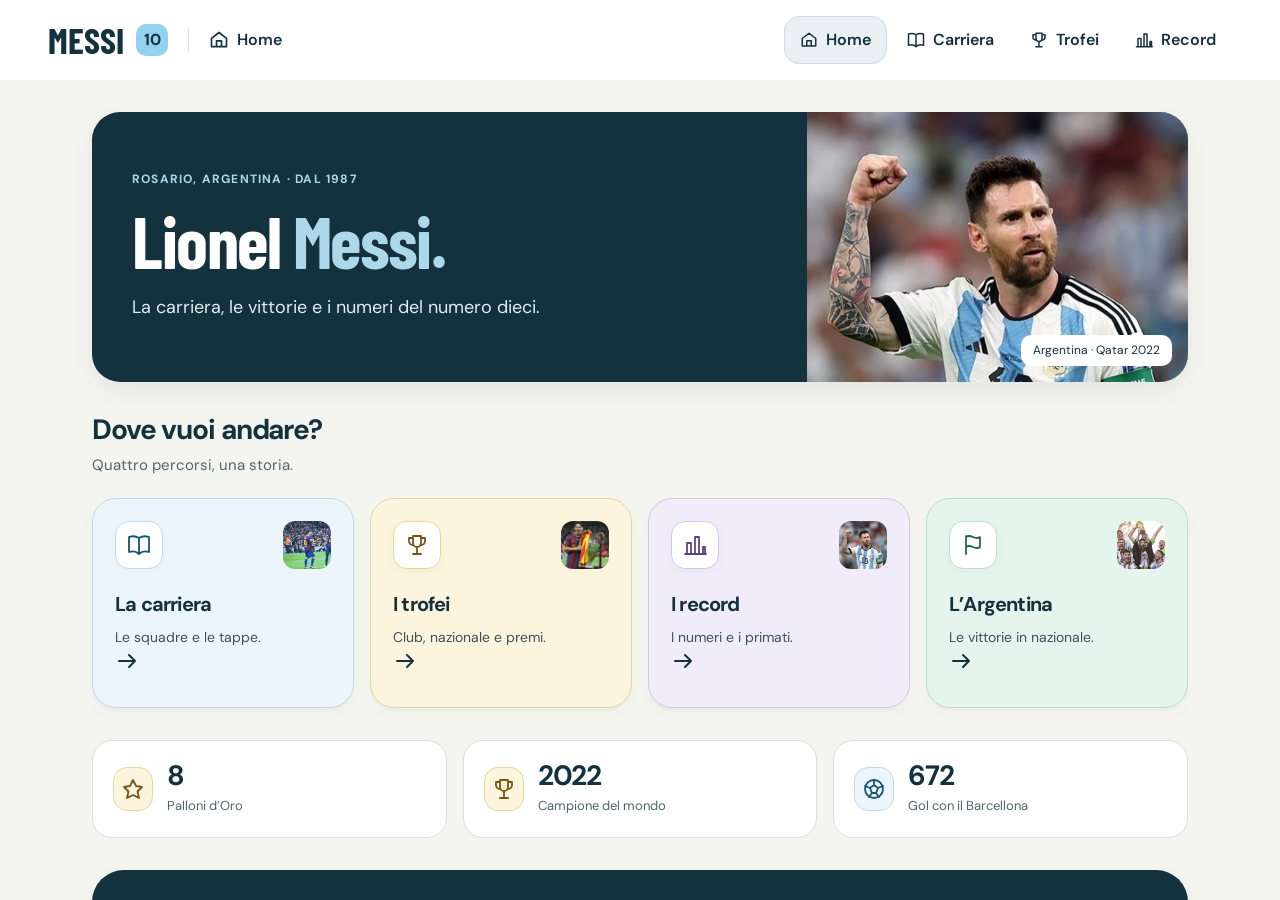
<file: tests/performance.html>
<!DOCTYPE html>
<html lang="it">
<head><base href="../"><script>
history.replaceState(null,'',new URL('../index.html?qa=performance',location.href).href);
const qaMetrics={fcp:null,lcp:null,cls:0,shifts:[]};
const qaLcp=new PerformanceObserver(list=>{for(const e of list.getEntries())qaMetrics.lcp=e.startTime});qaLcp.observe({type:'largest-contentful-paint',buffered:true});
const qaCls=new PerformanceObserver(list=>{qaMetrics.shifts.push(...list.getEntries().filter(e=>!e.hadRecentInput).map(e=>({value:e.value,time:e.startTime,nodes:e.sources?.map(s=>s.node?.tagName+'.'+s.node?.className)})))});qaCls.observe({type:'layout-shift',buffered:true});
window.addEventListener('load',()=>setTimeout(()=>{qaMetrics.fcp=performance.getEntriesByType('paint').find(e=>e.name==='first-contentful-paint')?.startTime??null;let score=0,first=0,last=0;for(const e of qaMetrics.shifts){if(e.time-last>1000||e.time-first>5000){score=0;first=e.time}score+=e.value;last=e.time;qaMetrics.cls=Math.max(qaMetrics.cls,score)}qaLcp.disconnect();qaCls.disconnect();const out=document.createElement('pre');out.id='qa-metrics';out.style.cssText='position:fixed;right:8px;top:8px;z-index:100;max-width:300px;max-height:80vh;overflow:auto;padding:12px;background:#fff;border:1px solid #8792a3;font:12px/1.5 monospace;box-shadow:0 4px 20px #0002';out.textContent=JSON.stringify(qaMetrics,null,2);document.body.append(out)},2000));
</script>
<meta charset="utf-8">
<meta content="width=device-width,initial-scale=1,viewport-fit=cover" name="viewport">
<meta content="#f7f7f2" name="theme-color">
<title>Messi — Carriera, trofei e record</title>
<meta content="La storia di Lionel Messi in tre sezioni semplici: carriera, trofei e record." name="description">
<link href="assets/favicon.svg" rel="icon" type="image/svg+xml">
<link href="assets/css/site.css?v=c7293d06be" rel="stylesheet">
<script src="assets/js/app.mjs?v=9375dac2d2" type="module"></script>
<link as="font" crossorigin="" href="assets/fonts/barlow-condensed-700.woff2" rel="preload" type="font/woff2">
<meta content="website" property="og:type">
<meta content="it_IT" property="og:locale">
<meta content="Messi — Carriera, trofei e record" property="og:title">
<meta content="La storia di Lionel Messi in tre sezioni semplici: carriera, trofei e record." property="og:description">
<meta content="https://raw.githubusercontent.com/fill5455/Messi/main/assets/images/messi-portrait.webp" property="og:image">
<meta content="summary_large_image" name="twitter:card">
<link as="font" crossorigin="" href="assets/fonts/dm-sans-variable.woff2" rel="preload" type="font/woff2">
<link href="assets/css/rebuilt.css?v=626dba5897" rel="stylesheet">
<link href="assets/css/identity.css?v=64ac26788d" rel="stylesheet"></head>
<body>
<div class="ios-surface">
<a class="skip" href="#contenuto">Salta al contenuto</a>
<header class="app-header"><a aria-label="Messi, homepage" class="brand" href="index.html" translate="no" data-topic="home">MESSI<span>10</span></a><span class="current-page" data-topic="home"><svg aria-hidden="true" focusable="false" viewbox="0 0 24 24" data-icon="home"><use href="assets/icons.svg#home"></use></svg><span>Home</span></span></header>
<div aria-label="Contenuto della pagina" class="screen-scroll" tabindex="0">
<main id="contenuto" class="rebuilt-page" data-page="home" aria-labelledby="page-title" tabindex="-1" data-topic="home"><section class="r-home-hero compact-opening" aria-labelledby="page-title"><div class="r-home-copy"><p class="r-kicker">Rosario, Argentina · Dal 1987</p><h1 id="page-title">Lionel<br> <span>Messi.</span></h1><p class="r-lead">La carriera, le vittorie e i numeri del numero dieci.</p><p class="r-home-note">Da Rosario al tetto del mondo.</p></div><figure><img src="assets/images/messi-portrait.webp" alt="Lionel Messi con la maglia dell’Argentina a Qatar 2022" width="720" height="744" decoding="async" fetchpriority="high"><figcaption>Argentina · Qatar 2022</figcaption></figure></section><section class="r-routes" aria-labelledby="routes-heading"><div class="r-section-head"><h2 id="routes-heading">Dove vuoi andare?</h2><p>Quattro percorsi, una storia.</p></div><div class="r-route-grid"><a class="r-route" href="carriera.html" data-tone="blue" data-topic="career"><div class="r-route-photo"><img src="assets/images/barcelona-2011.webp" alt="Messi festeggia con Abidal e Dani Alves al Camp Nou" width="720" height="480" decoding="async" loading="lazy"></div><div class="r-route-copy"><span class="ui-cue" aria-hidden="true" data-topic="career"><svg aria-hidden="true" focusable="false" viewbox="0 0 24 24" data-icon="book"><use href="assets/icons.svg#book"></use></svg></span><h3>La carriera</h3><p>Le squadre e le tappe.</p></div><svg aria-hidden="true" focusable="false" viewbox="0 0 24 24" data-icon="arrow"><use href="assets/icons.svg#arrow"></use></svg></a><a class="r-route" href="trofei.html" data-tone="gold" data-topic="trophies"><div class="r-route-photo"><img src="assets/images/champions-selected.webp" alt="Messi con la Champions League del 2011" width="720" height="480" decoding="async" loading="lazy"></div><div class="r-route-copy"><span class="ui-cue" aria-hidden="true" data-topic="trophies"><svg aria-hidden="true" focusable="false" viewbox="0 0 24 24" data-icon="cup"><use href="assets/icons.svg#cup"></use></svg></span><h3>I trofei</h3><p>Club, nazionale e premi.</p></div><svg aria-hidden="true" focusable="false" viewbox="0 0 24 24" data-icon="arrow"><use href="assets/icons.svg#arrow"></use></svg></a><a class="r-route" href="record.html" data-tone="violet" data-topic="records"><div class="r-route-photo"><img src="assets/images/messi-portrait.webp" alt="Lionel Messi con la maglia dell’Argentina" width="720" height="480" decoding="async" loading="lazy"></div><div class="r-route-copy"><span class="ui-cue" aria-hidden="true" data-topic="records"><svg aria-hidden="true" focusable="false" viewbox="0 0 24 24" data-icon="chart"><use href="assets/icons.svg#chart"></use></svg></span><h3>I record</h3><p>I numeri e i primati.</p></div><svg aria-hidden="true" focusable="false" viewbox="0 0 24 24" data-icon="arrow"><use href="assets/icons.svg#arrow"></use></svg></a><a class="r-route" href="argentina.html" data-tone="mint" data-topic="national"><div class="r-route-photo"><img src="assets/images/worldcup-selected.webp" alt="Messi con la Coppa del Mondo" width="1365" height="2048" loading="lazy" decoding="async"></div><div class="r-route-copy"><span class="ui-cue" aria-hidden="true" data-topic="national"><svg aria-hidden="true" focusable="false" viewbox="0 0 24 24" data-icon="flag"><use href="assets/icons.svg#flag"></use></svg></span><h3>L’Argentina</h3><p>Le vittorie in nazionale.</p></div><svg aria-hidden="true" focusable="false" viewbox="0 0 24 24" data-icon="arrow"><use href="assets/icons.svg#arrow"></use></svg></a></div></section><section class="r-home-numbers" aria-label="Tre traguardi"><dl><div><span class="ui-cue" aria-hidden="true" data-topic="trophies"><svg aria-hidden="true" focusable="false" viewbox="0 0 24 24" data-icon="star"><use href="assets/icons.svg#star"></use></svg></span><dt>Palloni d’Oro</dt><dd>8</dd></div><div><span class="ui-cue" aria-hidden="true" data-topic="trophies"><svg aria-hidden="true" focusable="false" viewbox="0 0 24 24" data-icon="cup"><use href="assets/icons.svg#cup"></use></svg></span><dt>Campione del mondo</dt><dd>2022</dd></div><div><span class="ui-cue" aria-hidden="true" data-topic="career"><svg aria-hidden="true" focusable="false" viewbox="0 0 24 24" data-icon="ball"><use href="assets/icons.svg#ball"></use></svg></span><dt>Gol con il Barcellona</dt><dd>672</dd></div></dl></section><section class="r-national-feature" aria-labelledby="national-feature-heading"><figure><img src="assets/images/worldcup-selected.webp" alt="Messi alza la Coppa del Mondo a Lusail nel 2022" width="1365" height="2048" decoding="async" loading="lazy"></figure><div><span class="ui-cue" aria-hidden="true" data-topic="national"><svg aria-hidden="true" focusable="false" viewbox="0 0 24 24" data-icon="flag"><use href="assets/icons.svg#flag"></use></svg></span><p class="r-kicker">La nazionale</p><h2 id="national-feature-heading">Il sogno diventa una coppa.</h2><p>Due gol nella finale, il 3–3 contro la Francia e la vittoria ai rigori. A Lusail, Messi porta l’Argentina sul tetto del mondo.</p><a class="r-button" href="argentina.html#lusail" data-topic="national">Il Mondiale con l’Argentina<svg aria-hidden="true" focusable="false" viewbox="0 0 24 24" data-icon="arrow"><use href="assets/icons.svg#arrow"></use></svg></a></div></section></main>
<footer class="app-footer"><div class="footer-top"><a aria-label="Messi, homepage" class="footer-brand" href="index.html" data-topic="home">MESSI<span>10</span></a><p>La storia, le vittorie e i numeri.<br>Un progetto indipendente dedicato a Lionel Messi.</p></div><nav aria-label="Altri percorsi"><a href="index.html" data-topic="home"><svg aria-hidden="true" focusable="false" viewbox="0 0 24 24" data-icon="home"><use href="assets/icons.svg#home"></use></svg><span>Home</span></a><a href="carriera.html" data-topic="career"><svg aria-hidden="true" focusable="false" viewbox="0 0 24 24" data-icon="book"><use href="assets/icons.svg#book"></use></svg><span>Carriera</span></a><a href="trofei.html" data-topic="trophies"><svg aria-hidden="true" focusable="false" viewbox="0 0 24 24" data-icon="cup"><use href="assets/icons.svg#cup"></use></svg><span>Trofei</span></a><a href="record.html" data-topic="records"><svg aria-hidden="true" focusable="false" viewbox="0 0 24 24" data-icon="chart"><use href="assets/icons.svg#chart"></use></svg><span>Record</span></a><a href="argentina.html" data-topic="national"><svg aria-hidden="true" focusable="false" viewbox="0 0 24 24" data-icon="flag"><use href="assets/icons.svg#flag"></use></svg><span>Argentina</span></a><a href="credits.html" data-topic="credits"><svg aria-hidden="true" focusable="false" viewbox="0 0 24 24" data-icon="info"><use href="assets/icons.svg#info"></use></svg><span>Fonti e crediti</span></a></nav></footer>
</div>
<nav aria-label="Navigazione principale" class="ios-tabbar"><a aria-current="page" class="nav-link" data-href="index.html" href="index.html" data-topic="home"><svg aria-hidden="true" focusable="false" viewbox="0 0 24 24" data-icon="home"><use href="assets/icons.svg#home"></use></svg><span>Home</span></a><a class="nav-link" data-href="carriera.html" href="carriera.html" data-topic="career"><svg aria-hidden="true" focusable="false" viewbox="0 0 24 24" data-icon="book"><use href="assets/icons.svg#book"></use></svg><span>Carriera</span></a><a class="nav-link" data-href="trofei.html" href="trofei.html" data-topic="trophies"><svg aria-hidden="true" focusable="false" viewbox="0 0 24 24" data-icon="cup"><use href="assets/icons.svg#cup"></use></svg><span>Trofei</span></a><a class="nav-link" data-href="record.html" href="record.html" data-topic="records"><svg aria-hidden="true" focusable="false" viewbox="0 0 24 24" data-icon="chart"><use href="assets/icons.svg#chart"></use></svg><span>Record</span></a></nav>
<p aria-live="polite" class="navigation-status sr-only"></p>
<div aria-live="polite" class="toast" role="status"></div>
</div>
</body>
</html>
</file>
<file: assets/css/site.css>
/* Rounded editorial system with a dedicated mobile reading layout. */
@font-face{font-family:'Barlow Condensed';src:url('../fonts/barlow-condensed-700.woff2') format('woff2');font-weight:700;font-style:normal;font-display:swap}
@font-face{font-family:'DM Sans';src:url('../fonts/dm-sans-variable.woff2') format('woff2');font-weight:100 900;font-style:normal;font-display:swap}
:root{
  --paper:#f7f7f2;--white:#fff;--ink:#14313e;--secondary:#49616b;
  --sky:#94d1ec;--sky-soft:#deeff5;--gold:#ecd16b;--line:#c5d2d6;
  --radius-sm:12px;--radius-md:20px;--radius-lg:28px;
  --accent:#0b5577;--focus:#095c86;--scrim:#14313ecc;
  --font-display:'Barlow Condensed',sans-serif;--font-body:'DM Sans',sans-serif;
  --space-1:8px;--space-2:16px;--space-3:24px;--space-4:32px;--space-5:48px;--space-6:64px;--space-7:96px;
  --inset:clamp(20px,4vw,48px);--content:1200px;--nav-clearance:calc(160px + env(safe-area-inset-bottom));
  font-family:var(--font-body);color-scheme:light;
}
*{box-sizing:border-box}
html,body{margin:0;overflow-x:clip}
body{background:var(--paper);color:var(--ink);font:400 1rem/1.6 var(--font-body);-webkit-text-size-adjust:100%}
::selection{background:var(--ink);color:var(--white)}
button,input,textarea{font:inherit;color:inherit}
button,a,input,summary{-webkit-tap-highlight-color:transparent;touch-action:manipulation}
button{cursor:pointer}button:disabled{opacity:.5;cursor:default}
button,input,textarea{border-radius:var(--radius-sm)}
a{color:inherit;text-underline-offset:5px;text-decoration-thickness:1.5px}
img{display:block;max-width:100%;height:auto}
svg{display:block;flex-shrink:0;width:24px;height:24px;fill:none;stroke:currentColor;stroke-width:2;stroke-linecap:round;stroke-linejoin:round}
h1,h2,h3,p,figure,dl,dd{margin:0}
h1,h2,h3{font-style:normal;font-weight:700;line-height:1;text-wrap:balance}
h1,h2{font-family:var(--font-display);letter-spacing:-.015em}
h1{font-size:clamp(3.75rem,8vw,6rem)}
h2{font-size:clamp(2.5rem,4.5vw,3.75rem)}
h3{font-size:1.5rem;line-height:1.2}
p{max-width:65ch;text-wrap:pretty}
[hidden]{display:none!important}
:focus-visible{outline:3px solid var(--focus);outline-offset:5px}
.sr-only{position:absolute;width:1px;height:1px;margin:-1px;overflow:hidden;clip-path:inset(50%);white-space:nowrap}
.skip{position:absolute;z-index:40;top:-100px;left:var(--inset);padding:16px;background:var(--ink);color:var(--white)}
.skip:focus{top:8px}
.ios-surface{position:relative;display:flex;flex-direction:column;width:100%;height:100dvh;min-height:0;isolation:isolate}
.app-header{flex-shrink:0;display:flex;align-items:center;justify-content:space-between;gap:16px;min-height:76px;padding:8px var(--inset);border-bottom:1px solid var(--line);background:var(--paper)}
.brand,.footer-brand{display:inline-flex;align-items:center;gap:12px;font-family:var(--font-display);font-size:2.25rem;line-height:1;text-decoration:none;min-height:48px}
.brand span,.footer-brand span{display:grid;place-items:center;width:32px;height:32px;background:var(--sky);font:700 1rem/1 var(--font-body)}
.current-page{display:none}
.screen-scroll{flex:1;min-height:0;overflow-y:auto;overflow-x:clip;padding-bottom:var(--nav-clearance);scroll-padding:24px 0 var(--nav-clearance);scrollbar-color:var(--secondary) var(--paper)}
main{max-width:var(--content);margin:0 auto;overflow-wrap:anywhere}
main [id]{scroll-margin-block:24px}
main:focus{outline:none}
.ios-tabbar{position:absolute;z-index:20;bottom:0;left:0;right:0;display:grid;grid-template-columns:repeat(auto-fit,minmax(min(100%,4.5rem),1fr));padding:8px 8px calc(8px + env(safe-area-inset-bottom));border-top:1px solid var(--line);background:var(--paper)}
.nav-link{display:flex;align-items:center;justify-content:center;min-height:48px;min-width:0;padding:8px;overflow-wrap:anywhere;text-align:center;text-decoration:none;font-size:1rem;font-weight:600;line-height:1.2;white-space:nowrap;transition:transform 160ms}
.nav-link[aria-current]{background:var(--ink);color:var(--white)}
.nav-link:focus-visible{outline-offset:-4px}
.primary-button{display:inline-flex;align-items:center;justify-content:center;gap:16px;width:fit-content;max-width:100%;min-height:52px;padding:14px 20px;border:1px solid var(--ink);background:var(--ink);color:var(--white);font:600 1rem/1.4 var(--font-body);text-decoration:none;transition:background-color 160ms,transform 160ms}
.primary-button:active,button:active{transform:translateY(1px)}
.text-link,.inline-link{display:inline-flex;align-items:center;gap:12px;min-height:48px;font-size:1rem;font-weight:600;color:var(--accent)}
.inline-link{margin-top:24px}
.profile{display:flex;flex-wrap:wrap;gap:24px 16px;padding:32px var(--inset);background:var(--sky)}
.hero-copy{display:contents}
.profile h1{order:0;flex:1 1 11rem;min-width:0;align-self:center;font-size:clamp(3.75rem,12vw,6rem);line-height:.95;letter-spacing:-.01em}
.profile p{order:2;flex:1 1 100%;font-size:1.125rem;line-height:1.65}
.profile .primary-button{order:3}
.hero-origin{order:4;flex:1 1 100%;display:block;font-size:.875rem;color:var(--ink)}
.hero-portrait{order:1;flex:1 1 5rem;max-width:112px;min-width:0;align-self:center}
.hero-portrait img{width:100%;height:220px;object-fit:cover;object-position:50% 28%}
.hero-portrait figcaption{font-size:.875rem;line-height:1.4;padding-top:8px}
.home-facts,.home-navigation,.home-chapters{padding:48px var(--inset)}
.home-facts h2{margin-bottom:32px}
.home-facts .fact-list{display:grid;grid-template-columns:repeat(auto-fit,minmax(min(100%,5.5rem),1fr));gap:16px;padding:0;background:transparent;border:0}
.home-facts .fact-list>div{display:flex;flex-direction:column-reverse;align-items:flex-start;justify-content:flex-end;gap:12px;padding:0;border:0}
.home-facts .fact-list dd{font:700 clamp(2.5rem,6vw,5rem)/1 var(--font-display);text-align:left;letter-spacing:-.01em}
.home-facts .fact-list dt{flex:initial;font-size:.875rem;line-height:1.5}
.home-navigation{background:var(--sky-soft)}
.section-intro{display:grid;gap:24px;margin-bottom:32px}
.section-intro p{max-width:40ch;font-size:1.125rem;line-height:1.65}
.destination-list{border-top:1px solid var(--ink)}
.destination{display:flex;align-items:center;gap:24px;min-height:100px;padding:24px 0;border-bottom:1px solid var(--ink);text-decoration:none}
.destination-copy{flex:1;min-width:0}
.destination-copy strong{display:block;font:700 2.5rem/1 var(--font-display);margin-bottom:12px}
.destination-copy>span{display:block;font-size:1rem;line-height:1.6;color:var(--secondary)}
.destination>svg{width:32px;height:32px}
.chapter-grid{display:grid;gap:32px}
.chapter{display:flex;flex-direction:column;align-items:flex-start;gap:12px;text-decoration:none;min-width:0}
.chapter>img{width:100%;height:auto;aspect-ratio:3/2;object-fit:cover}
.chapter-meta{font-size:.875rem;color:var(--secondary);padding-top:4px}
.chapter-title{display:flex;align-items:center;justify-content:space-between;width:100%;gap:12px;font:700 2.5rem/1 var(--font-display)}
.chapter>span:last-child{font-size:1rem;color:var(--secondary)}
.worldcup-feature{display:grid;gap:32px;padding:40px var(--inset);background:var(--ink);color:var(--white)}
.worldcup-feature figure{min-width:0}
.worldcup-feature img{width:100%;max-height:480px;object-fit:contain}
.worldcup-feature figcaption{padding-top:12px;font-size:.875rem;color:var(--sky-soft)}
.worldcup-feature h2{font-size:clamp(3rem,7vw,6rem);margin-bottom:32px}
.worldcup-feature p{font-size:1.125rem;line-height:1.7;margin-bottom:32px}
.worldcup-feature .primary-button{background:var(--gold);border-color:var(--gold);color:var(--ink)}
.worldcup-feature .text-link{display:flex;margin-top:16px;color:var(--white)}
.page-heading{display:grid;gap:32px;padding:40px var(--inset);background:var(--sky)}
.page-heading h1{margin-bottom:32px}
.page-heading p{max-width:40ch;font-size:1.125rem;line-height:1.65}
.heading-photo{min-width:0}
.heading-photo img{width:100%;height:240px;object-fit:cover;object-position:50% 35%}
.heading-photo figcaption{padding-top:12px;font-size:.875rem;line-height:1.5}
.heading-text-only{background:var(--paper);border-bottom:1px solid var(--line)}
.page-section{padding:40px var(--inset)}
.section-label{font-size:2.5rem;margin-bottom:24px}
.section-help{margin-bottom:24px;color:var(--secondary);font-size:1rem}
.detail-list{border-top:1px solid var(--ink)}
.content-detail{border-bottom:1px solid var(--ink)}
.content-detail>summary{display:flex;align-items:center;gap:16px;min-height:96px;padding:24px 0;cursor:pointer;list-style:none}
.content-detail>summary::-webkit-details-marker,.source-details>summary::-webkit-details-marker{display:none}
.summary-copy{flex:1;min-width:0}
.summary-copy>strong{display:block;font:700 1.875rem/1.1 var(--font-display);margin-bottom:8px}
.summary-copy>span{display:block;color:var(--secondary);font-size:1rem;line-height:1.5}
.content-detail>summary>svg{width:24px;height:24px;transition:transform 160ms ease-out}
.content-detail[open]>summary>svg,.source-details[open]>summary>svg{transform:rotate(45deg)}
.content-detail[open]>summary{color:var(--accent)}
.detail-body{padding:8px 0 32px}
.detail-body>p{font-size:1rem;line-height:1.75;margin-bottom:24px}
.detail-body>p:last-child{margin-bottom:0}
.team-badge{display:grid;place-items:center;flex-shrink:0;width:48px;height:56px}
.team-badge img{width:100%;height:100%;object-fit:contain}
.team-heading{display:flex;align-items:center;gap:16px}
.team-heading .team-badge{width:32px;height:40px}
.destination-icon{display:grid;place-items:center;flex-shrink:0;width:48px;height:48px}
.destination-icon i{--w:32px;--h:32px}
.fact-list{padding:8px 0;background:transparent}
.fact-list>div{display:flex;flex-wrap:wrap;align-items:center;justify-content:space-between;gap:8px 24px;padding:16px 0;border-bottom:1px solid var(--line)}
.fact-list>div:last-child{border-bottom:0}
.fact-list dt{flex:1 1 8rem;min-width:0;font-size:1rem;color:var(--secondary)}
.fact-list dd{max-width:100%;min-width:0;font-size:1.125rem;line-height:1.4;font-weight:600;text-align:right;font-variant-numeric:tabular-nums}
.compact{margin:24px 0}
.mini-timeline{list-style:none;padding:0;margin:24px 0}
.mini-timeline li{display:grid;grid-template-columns:auto minmax(0,1fr);gap:16px;padding:12px 0;border-bottom:1px solid var(--line)}
.mini-timeline strong{color:var(--accent);font-variant-numeric:tabular-nums}
.story-picture{margin-top:32px}
.photo-link{position:relative;display:block}
.story-picture img{width:100%;height:auto;max-height:650px;object-fit:contain;background:var(--sky-soft)}
.story-picture figcaption{padding-top:16px;font-size:.875rem;color:var(--secondary);line-height:1.6}
.photo-zoom{position:absolute;right:12px;bottom:12px;display:grid;place-items:center;width:44px;height:44px;background:var(--paper);color:var(--ink)}
.photo-zoom svg{width:20px;height:20px}
.competition-group{padding-top:24px}
.competition-group:first-child{padding-top:0}
.competition-group h3{font:700 2rem/1.2 var(--font-display);padding-bottom:16px;border-bottom:1px solid var(--line)}
.competition-list>div{display:grid;grid-template-columns:minmax(0,1fr) auto;gap:8px 24px;padding:20px 0;border-bottom:1px solid var(--line)}
.competition-list dt{font-size:1rem;font-weight:600;align-self:center}
.competition-count{grid-column:2;grid-row:1;font:700 2rem/1 var(--font-display);font-variant-numeric:tabular-nums}
.competition-years{grid-column:1/-1;font-size:.9375rem;line-height:1.7;color:var(--secondary);font-variant-numeric:tabular-nums}
.data-note{font-size:.875rem;line-height:1.65;color:var(--secondary)}
.page-note{padding:0 var(--inset) 32px}
.record-tools{padding:24px;background:var(--sky-soft);margin-bottom:40px}
.record-help{margin-bottom:24px;font-size:1rem}
.record-tools>label{display:block;margin-bottom:8px;font-size:1rem;font-weight:600}
.search-field{display:flex;align-items:center;gap:16px;min-height:56px;padding:0 16px;background:var(--white);border:1px solid var(--secondary)}
.search-field input{flex:1;min-width:0;width:100%;min-height:56px;padding:12px 0;border:0;background:transparent;font-size:1rem;outline:none;caret-color:var(--focus)}
.search-field:focus-within{outline:3px solid var(--focus);outline-offset:3px}
.search-field input::-webkit-search-cancel-button{-webkit-appearance:none}
.search-field button{display:grid;place-items:center;width:44px;height:44px;flex-shrink:0;background:transparent;border:0;padding:0}
.filter-row{display:flex;flex-wrap:wrap;gap:8px;margin-top:24px}
.filter-row button{flex:1 1 5rem;min-width:0;min-height:48px;padding:12px 16px;border:1px solid var(--secondary);background:transparent;color:var(--ink);font-size:1rem;font-weight:600;line-height:1.3}
.filter-row button[aria-pressed=true]{background:var(--ink);color:var(--white);border-color:var(--ink)}
.result-count{margin-top:16px;font-size:1rem;color:var(--secondary)}
.record-list{display:grid;gap:0 40px;border-top:1px solid var(--ink)}
.record-row{padding:32px 0;border-bottom:1px solid var(--ink);min-width:0}
.record-top{display:flex;flex-wrap:wrap;align-items:flex-start;justify-content:space-between;gap:24px}
.record-top>div{flex:1 1 10rem;min-width:0}
.record-top h2{font:700 2rem/1.1 var(--font-display);margin-bottom:16px}
.record-number{flex-shrink:0;font:700 4rem/1 var(--font-display);font-variant-numeric:tabular-nums;color:var(--accent)}
.record-period{font-size:.9375rem;color:var(--secondary)}
.record-meaning{font-size:1rem;line-height:1.75;margin-top:24px}
.record-actions{display:flex;flex-wrap:wrap;gap:12px;margin-top:24px}
.record-actions button{display:flex;flex:1 1 8rem;min-width:0;align-items:center;justify-content:center;gap:8px;min-height:48px;padding:12px 16px;border:1px solid var(--secondary);background:transparent;font-size:1rem;font-weight:600}
.record-actions button[aria-pressed=true]{background:var(--sky);border-color:var(--ink)}
.empty-results{padding:40px 24px;border:1px solid var(--ink);background:var(--paper)}
.empty-results strong{font:700 2rem/1.1 var(--font-display)}
.empty-results p{margin:24px 0;font-size:1rem;color:var(--secondary)}
.empty-results button{min-height:48px;padding:12px 20px;background:var(--ink);border:0;color:var(--white);font-weight:600}
.event-list{list-style:none;margin:0;padding:0;border-top:1px solid var(--ink)}
.event-list>li{display:flex;align-items:flex-start;gap:24px;padding:24px 0;border-bottom:1px solid var(--line)}
.event-list>li>span{flex-shrink:0;font:700 2rem/1 var(--font-display);color:var(--accent);font-variant-numeric:tabular-nums}
.event-list>li>div{min-width:0}
.event-list h3{font-size:1.25rem;line-height:1.2;margin-bottom:12px}
.event-list p{font-size:1rem;color:var(--secondary)}
.reading-card{padding:24px;background:var(--sky-soft)}
.reading-card>p{font-size:1rem;line-height:1.75;margin-bottom:24px}
.reading-card>p:last-child{margin-bottom:0}
.source-details{margin:0 var(--inset) 40px;border-top:1px solid var(--line)}
.source-details>summary{display:flex;align-items:center;justify-content:space-between;gap:24px;min-height:64px;padding:12px 0;font-size:1rem;color:var(--accent);cursor:pointer;list-style:none}
.source-details>summary>svg{transition:transform 160ms ease-out}
.source-details ul{list-style:none;margin:0;padding:0 0 24px}
.source-details a,.credit-links a{display:inline-flex;align-items:center;min-height:48px;color:var(--accent);font-size:1rem;overflow-wrap:anywhere}
.credit-links{display:flex;flex-wrap:wrap;gap:8px 24px;margin-top:16px}
.app-footer{max-width:var(--content);margin:0 auto;padding:48px var(--inset);border-top:1px solid var(--line)}
.footer-top{display:grid;gap:24px;align-items:center}
.footer-brand{font-size:clamp(2.5rem,8vw,6rem);width:fit-content}
.footer-top p{color:var(--secondary);font-size:1rem;line-height:1.7}
.app-footer nav{display:flex;flex-wrap:wrap;gap:8px 24px;margin-top:32px}
.app-footer nav a{display:inline-flex;align-items:center;min-height:48px;font-size:1rem;font-weight:500}
.utility-dialog{width:min(880px,calc(100vw - 32px));max-height:calc(100dvh - 32px);overflow:auto;overscroll-behavior:contain;padding:24px;border:1px solid var(--ink);border-radius:0;background:var(--paper);color:var(--ink)}
.utility-dialog::backdrop{background:var(--scrim)}
.dialog-header{display:flex;align-items:center;justify-content:space-between;gap:24px;margin-bottom:24px}
.dialog-header h2{font-size:2rem}
.dialog-header button{display:grid;place-items:center;flex-shrink:0;width:48px;height:48px;padding:0;border:1px solid var(--ink);background:transparent}
.dialog-image{width:100%;height:60dvh;object-fit:contain}
.dialog-caption{margin-top:24px;font-size:1rem;color:var(--secondary)}
.dialog-credit{display:inline-flex;align-items:center;min-height:48px;margin-top:16px;color:var(--accent)}
.utility-dialog textarea{width:100%;margin:24px 0;padding:16px;border:1px solid var(--secondary);background:var(--white);font-size:1rem;resize:none}
.toast{position:absolute;z-index:25;left:50%;bottom:calc(var(--nav-clearance) + 16px);translate:-50% 0;width:min(560px,calc(100% - 40px));padding:16px 24px;background:var(--ink);color:var(--white);opacity:0;pointer-events:none;font-size:1rem;text-align:center}
.toast:empty{padding:0}
.app-header.is-loading .current-page{color:var(--accent)}
.app-header.is-loading .current-page::after{content:'…'}
.ios-icon{display:inline-block;flex-shrink:0;width:var(--w,24px);height:var(--h,24px);background:currentColor;mask:var(--icon) center/contain no-repeat;-webkit-mask:var(--icon) center/contain no-repeat}
@media(min-width:700px){
 .profile{display:grid;grid-template-columns:minmax(0,1fr) minmax(0,.85fr);gap:64px;padding-block:48px}
 .hero-copy{display:block;align-self:center}
 .profile h1{margin-bottom:32px;font-size:clamp(3.75rem,9vw,6rem)}
 .profile p{font-size:1.25rem;max-width:35ch;margin-bottom:32px}
 .hero-origin{margin-top:32px;font-size:1rem}
 .hero-portrait{grid-column:2;grid-row:1;align-self:stretch;max-width:none}
 .hero-portrait img{height:440px;object-fit:cover;object-position:50% 30%}
 .hero-portrait figcaption{font-size:.875rem}
 .home-facts,.home-navigation,.home-chapters{padding-block:64px}
 .home-facts .fact-list{grid-template-columns:repeat(auto-fit,minmax(min(100%,12rem),1fr));gap:48px}
 .home-facts .fact-list dt{font-size:1rem;max-width:22ch}
 .home-facts .fact-list dd{font-size:5rem}
 .section-intro{grid-template-columns:minmax(0,1.25fr) minmax(0,1fr);align-items:end;gap:48px;margin-bottom:48px}
 .chapter-grid{grid-template-columns:repeat(3,minmax(0,1fr));gap:24px}
 .chapter-title{font-size:2.25rem}
 .worldcup-feature{grid-template-columns:minmax(0,1fr) minmax(0,1fr);gap:64px;align-items:center;padding-block:64px}
 .worldcup-feature img{max-height:560px}
 .page-heading{grid-template-columns:minmax(0,1fr) minmax(0,.7fr);gap:64px;align-items:center;padding-block:48px}
 .heading-photo img{height:320px}
 .heading-text-only{display:block}
 .heading-text-only p{font-size:1.25rem;max-width:42ch}
 .page-section{padding-block:48px}
 .section-label{font-size:3rem}
 .summary-copy>strong{font-size:2.25rem}
 .record-list{grid-template-columns:repeat(2,minmax(0,1fr))}
 .record-top h2{font-size:2.25rem}
 .record-tools{padding:32px}
 .reading-card{padding:32px}
 .event-list{display:grid;grid-template-columns:repeat(2,minmax(0,1fr));gap:0 48px}
 .footer-top{grid-template-columns:minmax(0,1fr) minmax(0,1fr);gap:48px}
 .app-footer{padding-block:64px}
 main[data-page=credits]>.page-section{max-width:960px}
}
@media(min-width:800px){
 :root{--nav-clearance:24px}
 .app-header{min-height:80px;padding-right:500px}
 .current-page{display:none}
 .ios-tabbar{top:0;right:var(--inset);bottom:auto;left:auto;display:flex;align-items:center;gap:4px;min-height:80px;padding:8px 0;border:0;background:transparent}
 .nav-link{padding:12px 16px;white-space:nowrap}
 .career-layout{display:grid;grid-template-columns:minmax(0,1.7fr) minmax(0,1fr);gap:0 32px;padding:0 var(--inset)}
 .career-layout .page-section{padding-inline:0}
 .career-aside{padding-left:32px;border-left:1px solid var(--line)}
 .career-aside .section-label{font-size:2.25rem}
 .career-aside .destination-copy strong{font-size:2rem}
 #club>.detail-body{display:grid;grid-template-columns:repeat(2,minmax(0,1fr));gap:32px}
 #club>.detail-body>.competition-group:first-child{grid-column:1/-1}
 #club>.detail-body>.competition-group:first-child .competition-list{display:grid;grid-template-columns:repeat(2,minmax(0,1fr));gap:0 48px}
}
@media(max-width:359px){
 .profile{gap:24px 12px}
 .profile h1{font-size:3.75rem}
 .hero-portrait img{height:192px}
 .record-tools{padding:20px}
 .record-top{gap:16px}
 .record-number{font-size:3.5rem}
}
@media(hover:hover) and (pointer:fine){
 .nav-link:not([aria-current]):hover{background:var(--sky-soft)}
 .primary-button:hover{background:var(--accent);border-color:var(--accent)}
 .worldcup-feature .primary-button:hover{background:var(--sky);color:var(--ink)}
 .destination:hover .destination-copy strong,.chapter:hover .chapter-title{color:var(--accent)}
 .chapter:hover .chapter-title{text-decoration:underline;text-underline-offset:8px}
 .content-detail>summary:hover,.source-details>summary:hover{color:var(--accent)}
 .record-actions button:hover,.filter-row button:not([aria-pressed=true]):hover{background:var(--sky)}
 .dialog-header button:hover,.search-field button:hover{background:var(--sky-soft)}
}
@media(prefers-reduced-motion:reduce){*,*::before,*::after{animation:none!important;transition:none!important;scroll-behavior:auto!important}}
@media(prefers-contrast:more){:root{--line:#6c828d;--secondary:#304c59}.content-detail,.record-row,.destination{border-color:var(--ink)}}
@media(forced-colors:active){.nav-link[aria-current],.filter-row button[aria-pressed=true]{outline:2px solid Highlight}.ios-icon{background:CanvasText;forced-color-adjust:none}.primary-button{border:2px solid ButtonText}}
.ios-icon--home{--icon:url("data:image/svg+xml,%3Csvg%20xmlns%3D%22http%3A//www.w3.org/2000/svg%22%20viewBox%3D%220%200%2024%2024%22%20fill%3D%22none%22%20stroke%3D%22black%22%20stroke-width%3D%222.2%22%20stroke-linecap%3D%22round%22%20stroke-linejoin%3D%22round%22%3E%3Cpath%20d%3D%22m3%2010%209-7%209%207v10H3z%22/%3E%3Cpath%20d%3D%22M9%2020v-7h6v7%22/%3E%3C/svg%3E")}
.ios-icon--book-open{--icon:url("data:image/svg+xml,%3Csvg%20xmlns%3D%22http%3A//www.w3.org/2000/svg%22%20viewBox%3D%220%200%2024%2024%22%20fill%3D%22none%22%20stroke%3D%22black%22%20stroke-width%3D%222.2%22%20stroke-linecap%3D%22round%22%20stroke-linejoin%3D%22round%22%3E%3Cpath%20d%3D%22M12%205v16M12%205C9%203%205%203%202%204v15c3-1%207-1%2010%202%203-3%207-3%2010-2V4c-3-1-7-1-10%201Z%22/%3E%3C/svg%3E")}
.ios-icon--star{--icon:url("data:image/svg+xml,%3Csvg%20xmlns%3D%22http%3A//www.w3.org/2000/svg%22%20viewBox%3D%220%200%2024%2024%22%20fill%3D%22none%22%20stroke%3D%22black%22%20stroke-width%3D%222.2%22%20stroke-linecap%3D%22round%22%20stroke-linejoin%3D%22round%22%3E%3Cpath%20d%3D%22m12%203%202.8%205.7%206.2.9-4.5%204.4%201.1%206.2L12%2017.3l-5.6%202.9%201.1-6.2L3%209.6l6.2-.9Z%22/%3E%3C/svg%3E")}
.ios-icon--arrow-up{--icon:url("data:image/svg+xml,%3Csvg%20xmlns%3D%22http%3A//www.w3.org/2000/svg%22%20viewBox%3D%220%200%2024%2024%22%20fill%3D%22none%22%20stroke%3D%22black%22%20stroke-width%3D%222.2%22%20stroke-linecap%3D%22round%22%20stroke-linejoin%3D%22round%22%3E%3Cpath%20d%3D%22M12%2021V3m-7%207%207-7%207%207%22/%3E%3C/svg%3E")}
.ios-icon--library{--icon:url("data:image/svg+xml,%3Csvg%20xmlns%3D%22http%3A//www.w3.org/2000/svg%22%20viewBox%3D%220%200%2024%2024%22%20fill%3D%22none%22%20stroke%3D%22black%22%20stroke-width%3D%222.2%22%20stroke-linecap%3D%22round%22%20stroke-linejoin%3D%22round%22%3E%3Cpath%20d%3D%22M4%204v16m5-16v16m5-16v16m3-16%204%2015M2%2021h20%22/%3E%3C/svg%3E")}
.ios-icon--search{--icon:url("data:image/svg+xml,%3Csvg%20xmlns%3D%22http%3A//www.w3.org/2000/svg%22%20viewBox%3D%220%200%2024%2024%22%20fill%3D%22none%22%20stroke%3D%22black%22%20stroke-width%3D%222.2%22%20stroke-linecap%3D%22round%22%20stroke-linejoin%3D%22round%22%3E%3Ccircle%20cx%3D%2210.5%22%20cy%3D%2210.5%22%20r%3D%226.5%22/%3E%3Cpath%20d%3D%22m16%2016%205%205%22/%3E%3C/svg%3E")}
.ios-icon--bookmark{--icon:url("data:image/svg+xml,%3Csvg%20xmlns%3D%22http%3A//www.w3.org/2000/svg%22%20viewBox%3D%220%200%2024%2024%22%20fill%3D%22none%22%20stroke%3D%22black%22%20stroke-width%3D%222.2%22%20stroke-linecap%3D%22round%22%20stroke-linejoin%3D%22round%22%3E%3Cpath%20d%3D%22M6%203h12v18l-6-4-6%204Z%22/%3E%3C/svg%3E")}
.ios-icon--share{--icon:url("data:image/svg+xml,%3Csvg%20xmlns%3D%22http%3A//www.w3.org/2000/svg%22%20viewBox%3D%220%200%2024%2024%22%20fill%3D%22none%22%20stroke%3D%22black%22%20stroke-width%3D%222.2%22%20stroke-linecap%3D%22round%22%20stroke-linejoin%3D%22round%22%3E%3Cpath%20d%3D%22M12%2016V3m-4%204%204-4%204%204M5%2012H3v9h18v-9h-2%22/%3E%3C/svg%3E")}
.ios-icon--checkmark{--icon:url("data:image/svg+xml,%3Csvg%20xmlns%3D%22http%3A//www.w3.org/2000/svg%22%20viewBox%3D%220%200%2024%2024%22%20fill%3D%22none%22%20stroke%3D%22black%22%20stroke-width%3D%222.2%22%20stroke-linecap%3D%22round%22%20stroke-linejoin%3D%22round%22%3E%3Cpath%20d%3D%22m4%2012%205%205L20%206%22/%3E%3C/svg%3E")}
.ios-tabbar[aria-busy=true]::after{content:"";position:absolute;left:0;right:0;bottom:0;height:3px;background:var(--accent)}

.destination:active,.chapter:active,summary:active{color:var(--accent)}
.nav-link:active:not([aria-current]){background:var(--sky-soft)}

.portrait-photo{justify-self:center;width:fit-content;max-width:100%}
.portrait-photo img{width:auto;height:320px;max-width:100%;object-fit:contain}
@media(min-width:700px){.portrait-photo{justify-self:end}.portrait-photo img{height:400px}}

/* Shared soft geometry. */
.brand span,.footer-brand span{border-radius:8px}
.nav-link,.primary-button,.photo-zoom,.search-field,.filter-row button,.record-actions button,.dialog-header button{border-radius:var(--radius-sm)}
.profile,.page-heading,.home-navigation,.worldcup-feature{border-radius:var(--radius-lg)}
.hero-portrait img,.heading-photo img,.chapter>img,.story-picture img,.dialog-image{border-radius:var(--radius-md)}
.reading-card,.record-tools,.empty-results,.utility-dialog{border-radius:var(--radius-md)}
.toast{border-radius:var(--radius-sm)}
.nav-link .ios-icon{display:none}
@media(min-width:700px){
 main{padding-top:24px}
 .profile,.page-heading,.home-navigation,.worldcup-feature{margin-inline:16px}
}
/* Mobile is a reading layout, with independent sizing and content grouping. */
@media(max-width:699px){
 :root{--inset:20px;--nav-clearance:calc(100px + env(safe-area-inset-bottom))}
 .app-header{min-height:64px;padding-block:6px}
 .brand{font-size:1.875rem;gap:10px}
 .brand span{width:28px;height:28px;font-size:.875rem}
 main{padding:16px 14px 0}
 h1,h2{font-family:var(--font-body);letter-spacing:-.035em;line-height:1.15}
 h1{font-size:2.5rem}
 h2{font-size:1.75rem}
 h3{font-size:1.25rem;line-height:1.35}
 .profile{display:flex;flex-direction:column;gap:0;padding:24px var(--inset)}
 .hero-copy{display:flex;flex-direction:column;gap:16px;min-width:0}
 .profile h1{order:initial;flex:initial;align-self:flex-start;font:700 2.5rem/1.1 var(--font-body);letter-spacing:-.04em}
 .profile h1 br{display:none}
 .profile p{order:initial;flex:initial;font-size:1rem;line-height:1.75}
 .profile .primary-button{order:initial;width:100%;min-height:52px}
 .hero-origin{order:initial;flex:initial;font-size:.875rem;line-height:1.6}
 .hero-portrait{order:initial;flex:initial;max-width:none;width:100%;margin-top:24px;align-self:stretch}
 .hero-portrait img{width:100%;height:auto;aspect-ratio:3/2;object-position:50% 28%}
 .hero-portrait figcaption{font-size:.875rem;line-height:1.5}
 .home-facts,.home-navigation,.home-chapters{padding:28px var(--inset)}
 .home-facts h2{margin-bottom:20px}
 .home-facts .fact-list{display:flex;flex-direction:column;gap:0}
 .home-facts .fact-list>div{display:grid;grid-template-columns:5rem minmax(0,1fr);gap:16px;align-items:center;padding:16px 0;border-bottom:1px solid var(--line)}
 .home-facts .fact-list>div:last-child{border-bottom:0}
 .home-facts .fact-list dd{grid-column:1;grid-row:1;font:700 2rem/1.2 var(--font-body)}
 .home-facts .fact-list dt{grid-column:2;grid-row:1;font-size:1rem;line-height:1.5}
 .section-intro{gap:12px;margin-bottom:20px}
 .section-intro p{font-size:1rem;line-height:1.75}
 .destination{gap:16px;min-height:88px;padding:20px 0}
 .destination-copy strong{font:700 1.375rem/1.3 var(--font-body);margin-bottom:6px;letter-spacing:-.02em}
 .destination-copy>span{line-height:1.65}
 .destination>svg{width:24px;height:24px}
 .chapter-grid{gap:24px}
 .chapter{background:var(--white);border:1px solid var(--line);border-radius:var(--radius-md);padding:12px 12px 20px;gap:10px}
 .chapter>img{border-radius:12px}
 .chapter-title{font:700 1.375rem/1.3 var(--font-body)}
 .chapter-meta,.chapter-title,.chapter>span:last-child{padding-inline:6px}
 .worldcup-feature{padding:24px var(--inset);gap:24px}
 .worldcup-feature h2{font:700 2rem/1.2 var(--font-body);margin-bottom:16px}
 .worldcup-feature p{font-size:1rem;line-height:1.75;margin-bottom:20px}
 .worldcup-feature .primary-button{width:100%}
 .worldcup-feature img{max-height:300px}
 .page-heading{display:block;padding:24px var(--inset)}
 .page-heading h1{margin-bottom:12px}
 .page-heading p{font-size:1rem;line-height:1.75}
 .heading-photo{margin-top:20px}
 .heading-photo img{height:auto;aspect-ratio:3/2}
 .portrait-photo{width:100%;justify-self:auto}
 .portrait-photo img{height:220px;width:100%;aspect-ratio:auto;object-fit:contain}
 .heading-photo figcaption{padding-top:10px;font-size:.875rem}
 .heading-text-only{border:0;background:var(--sky-soft)}
 .page-section{padding:28px 0}
 .section-label{font:700 1.75rem/1.2 var(--font-body);margin-bottom:12px;padding-inline:6px}
 .section-help{margin-bottom:20px;padding-inline:6px;line-height:1.7}
 .detail-list{border:0;display:grid;gap:12px}
 .content-detail{border:1px solid var(--line);border-radius:var(--radius-md);background:var(--white);min-width:0}
 .content-detail>summary{min-height:84px;gap:12px;padding:20px 16px}
 .summary-copy>strong{font:700 1.25rem/1.35 var(--font-body);margin-bottom:6px;letter-spacing:-.02em}
 .summary-copy>span{font-size:.9375rem;line-height:1.6}
 .team-badge{width:32px;height:40px}
 .destination-icon{width:32px;height:40px}
 .destination-icon i{--w:24px;--h:24px}
 .content-detail>summary>svg{width:20px;height:20px}
 .detail-body{padding:0 16px 24px}
 .detail-body>p{line-height:1.8;margin-bottom:20px}
 .fact-list>div{gap:6px;padding:14px 0}
 .fact-list dt{flex-basis:100%;line-height:1.6}
 .fact-list dd{text-align:left;font-size:1.0625rem;line-height:1.6}
 .competition-group h3{font:700 1.375rem/1.4 var(--font-body)}
 .competition-list>div{gap:8px 12px;padding:18px 0}
 .competition-count{font:700 1.75rem/1.2 var(--font-body)}
 .competition-years{font-size:.9375rem;line-height:1.8}
 .mini-timeline li{grid-template-columns:1fr;gap:6px;padding:16px 0}
 .story-picture{margin-top:24px}
 .story-picture figcaption{font-size:.875rem;line-height:1.7;padding-top:12px}
 .record-tools{padding:20px;margin-bottom:20px}
 .record-help{margin-bottom:16px;line-height:1.75}
 .filter-row{display:grid;grid-template-columns:repeat(auto-fit,minmax(min(100%,7rem),1fr));margin-top:16px;gap:8px}
 .filter-row button{flex-basis:6rem;padding:12px 10px;font-size:.9375rem}
 .search-field{gap:8px;padding-inline:12px}
 .record-list{border:0;gap:16px}
 .record-row{padding:24px 20px;border:1px solid var(--line);border-radius:var(--radius-md);background:var(--white)}
 .record-top{display:flex;flex-direction:column;gap:16px}
 .record-top>div{flex:initial}
 .record-top h2{font:700 1.375rem/1.35 var(--font-body);margin-bottom:8px}
 .record-number{font:700 2.75rem/1.15 var(--font-body)}
 .record-meaning{line-height:1.8;margin-top:16px}
 .record-actions{gap:8px;margin-top:20px}
 .record-actions button{flex-basis:100%;justify-content:flex-start}
 .event-list{border:0;display:grid;gap:12px}
 .event-list>li{display:block;padding:20px;border:1px solid var(--line);border-radius:var(--radius-md);background:var(--white)}
 .event-list>li>span{display:block;font:700 1.5rem/1.2 var(--font-body);margin-bottom:12px}
 .event-list h3{margin-bottom:8px}
 .event-list p{line-height:1.75}
 .reading-card{padding:20px}
 .source-details{margin:0 6px 28px}
 .page-note{padding:0 6px 24px}
 .app-footer{margin:28px 14px 0;padding:28px 6px}
 .footer-top{gap:16px}
 .footer-brand{font-size:2.5rem}
 .app-footer nav{display:grid;grid-template-columns:repeat(2,minmax(0,1fr));gap:4px 16px;margin-top:20px}
 .utility-dialog{padding:20px}
}
@media(max-width:799px){
 .ios-tabbar{gap:4px;padding:8px 10px calc(8px + env(safe-area-inset-bottom));background:var(--white)}
 .nav-link{flex-direction:column;gap:5px;min-height:60px;padding:8px 4px;font-size:.875rem;line-height:1.3;white-space:normal}
 .nav-link .ios-icon{display:block;width:20px;height:20px}
}

/* Reading hierarchy and orientation. */
.page-index{padding:24px var(--inset) 0}
.page-index p{font-size:.875rem;font-weight:600;color:var(--secondary);margin-bottom:12px}
.page-index>div{display:flex;flex-wrap:wrap;gap:10px}
.page-index a{display:inline-flex;align-items:center;min-height:44px;padding:10px 16px;border:1px solid var(--line);border-radius:12px;background:var(--white);font-size:.9375rem;font-weight:600;line-height:1.5;text-decoration:none;color:var(--accent)}
.page-index a:hover{background:var(--sky-soft);border-color:var(--accent)}
.section-label{font-family:var(--font-body);font-size:2rem;line-height:1.25;letter-spacing:-.03em}
.summary-copy>strong{font-family:var(--font-body);font-size:1.375rem;line-height:1.35;letter-spacing:-.02em}
.content-detail[open]{background:var(--white);border-color:var(--accent)}
.content-detail[open]>summary{border-bottom:1px solid var(--line);margin-bottom:20px}
.detail-body p,.reading-card>p,.record-meaning{max-width:60ch;line-height:1.8}
.record-top h2{font-family:var(--font-body);font-size:1.625rem;line-height:1.35;letter-spacing:-.025em}
.record-period,.chapter-meta{font-weight:500}
.home-navigation{margin-top:24px}
.home-facts{padding-block:40px}
@media(min-width:700px){
 .destination-list{display:grid;grid-template-columns:repeat(3,minmax(0,1fr));gap:20px;border:0}
 .destination{align-items:flex-start;min-height:0;border:1px solid var(--line);border-radius:20px;background:var(--white);padding:24px;gap:16px}
 .destination-copy strong{font-family:var(--font-body);font-size:1.5rem;line-height:1.3;letter-spacing:-.025em}
 .destination>svg{width:24px;height:24px}
 .page-index{padding-top:28px}
 .content-detail>summary{min-height:88px}
 .record-row{padding:32px 24px;border:1px solid var(--line);border-radius:20px;background:var(--white)}
 .record-list{gap:24px;border:0}
 .record-top{gap:16px}
 .record-top>div{flex-basis:12rem}
}
@media(max-width:699px){
 body{font-size:1.0625rem}
 .profile{padding:24px 20px}
 .profile p,.detail-body>p,.record-meaning,.reading-card>p,.section-intro p{font-size:1.0625rem;line-height:1.8}
 .hero-portrait img{aspect-ratio:auto;height:180px;object-position:50% 28%}
 .hero-origin{font-size:.875rem}
 .hero-copy{gap:14px}
 .home-navigation{margin-top:20px;padding:24px 20px}
 .section-intro{margin-bottom:16px}
 .section-intro p{font-size:1rem}
 .destination-list{border:0;display:grid;gap:12px}
 .destination{border:1px solid var(--line);border-radius:16px;background:var(--white);padding:18px 16px;min-height:0;gap:12px}
 .destination-copy strong{font-size:1.25rem}
 .destination-copy>span{font-size:.9375rem;line-height:1.65}
 .home-facts{padding-block:28px}
 .page-index{padding:20px 4px 0}
 .page-index>div{gap:8px}
 .page-index a{padding:10px 12px;font-size:.875rem}
 .heading-photo img{height:160px;aspect-ratio:auto;object-fit:cover}
 .portrait-photo img{height:180px;object-fit:contain}
 .heading-photo figcaption{font-size:.875rem}
 .section-label{font-size:1.625rem;line-height:1.3;margin-bottom:12px}
 .content-detail[open]>summary{margin-bottom:20px}
 .detail-body{padding-inline:18px}
 .record-tools{padding:18px}
 .record-top{display:grid;grid-template-columns:auto minmax(0,1fr);gap:16px;align-items:start}
 .record-number{grid-column:1;grid-row:1;font-size:2.25rem;line-height:1.2}
 .record-top>div{grid-column:2;grid-row:1}
 .record-top h2{font-size:1.25rem;line-height:1.4}
 .record-period{font-size:.875rem;line-height:1.6}
 .record-actions{display:grid;grid-template-columns:repeat(auto-fit,minmax(min(100%,7rem),1fr))}
 .record-actions button{padding:10px;font-size:.875rem;justify-content:center}
 .reading-card{background:var(--white);border:1px solid var(--line)}
}
/* Motion stays local; content remains available before JavaScript. */
.primary-button,.chapter,.destination,.record-actions button,.page-index a{transition:transform 180ms ease-out,background-color 180ms ease-out,border-color 180ms ease-out,color 180ms ease-out}
.is-pressed{transform:scale(.985)}
.nav-link .ios-icon{transition:transform 220ms cubic-bezier(.2,.8,.2,1)}
.nav-link[aria-current] .ios-icon{transform:translateY(-2px)}
@media(hover:hover) and (pointer:fine){.chapter:hover,.destination:hover{transform:translateY(-3px)}.primary-button:hover>svg{transform:translateX(4px)}}
.primary-button>svg{transition:transform 180ms ease-out}
@media(prefers-reduced-motion:no-preference){
 @keyframes disclosure-enter{from{opacity:.85;transform:translateY(-4px)}to{opacity:1;transform:translateY(0)}}
 .content-detail[open]>.detail-body{animation:disclosure-enter 200ms cubic-bezier(.2,.8,.2,1)}

}
@media(prefers-reduced-motion:reduce){.is-pressed,.nav-link[aria-current] .ios-icon,.chapter:hover,.destination:hover,.primary-button:hover>svg{transform:none!important}}

/* Reserve enhanced controls before module initialization to prevent reading jumps. */
.record-tools[hidden],.record-actions[hidden]{display:block!important;visibility:hidden}
.record-actions[hidden]{display:flex!important}
.result-count{min-height:1.6em}
@media(max-width:699px){.record-actions[hidden]{display:grid!important}}

/* The mobile reading viewport ends above navigation instead of behind it. */
@media(max-width:799px){.screen-scroll{margin-bottom:calc(var(--nav-clearance) - 16px);padding-bottom:24px;scroll-padding:24px}}

/* Fine reading details and short-viewport ergonomics. */
:root{--ease-out:cubic-bezier(.2,.8,.2,1)}
.detail-body>p+p{margin-top:4px}
.credit-links{gap:12px 24px}
.credit-links a{line-height:1.6}
.keyboard-input .detail-body{animation:none!important}
.keyboard-input .content-detail>summary>svg{transition:none}
.utility-dialog{overscroll-behavior:contain;scrollbar-gutter:stable}
.photo-error{padding:24px;background:var(--sky-soft);border-radius:var(--radius-sm);line-height:1.75}
@media(max-width:799px){
 .ios-surface.is-compact .app-header{display:none}
 .ios-surface.is-compact .nav-link{min-height:44px;padding:8px 4px;gap:0}
 .ios-surface.is-compact .nav-link .ios-icon{display:none}
 .ios-surface.is-compact main{padding-top:12px}
}
@media(max-width:799px) and (max-height:499px){
 .app-header{display:none}
 .nav-link{min-height:44px;padding:8px 4px;gap:0}
 .nav-link .ios-icon{display:none}
 main{padding-top:12px}
}
@media print{
 html,body{overflow:visible;background:#fff}
 .ios-surface{height:auto!important;display:block}
 .app-header,.ios-tabbar,.app-footer,.page-index,.record-tools,.record-actions,.toast,.photo-zoom{display:none!important}
 .screen-scroll{overflow:visible;margin:0;padding:0}
 main{max-width:none;padding:0}
 .profile,.page-heading,.worldcup-feature{break-inside:avoid}
 .content-detail,.record-row,.event-list>li{break-inside:avoid}
 .utility-dialog{display:none}
}

.ios-surface{padding-top:env(safe-area-inset-top);padding-left:env(safe-area-inset-left);padding-right:env(safe-area-inset-right)}
@media(max-width:799px){.ios-tabbar{padding-left:max(10px,env(safe-area-inset-left));padding-right:max(10px,env(safe-area-inset-right))}}
.utility-dialog{width:min(880px,calc(100vw - 32px - env(safe-area-inset-left) - env(safe-area-inset-right)));max-height:calc(100dvh - 32px - env(safe-area-inset-top) - env(safe-area-inset-bottom))}
.dialog-header{position:sticky;top:0;z-index:1;background:var(--paper);padding-bottom:16px;border-bottom:1px solid var(--line)}
.keyboard-input .nav-link .ios-icon{transition:none}
.keyboard-input button:active,.keyboard-input .primary-button:active{transform:none}
@media(max-width:799px){
 .ios-surface.is-compact .page-heading{padding-block:16px}
 .ios-surface.is-compact .page-heading h1{font-size:2rem;line-height:1.15;margin-bottom:8px}
 .ios-surface.is-compact .page-heading p{font-size:1rem;line-height:1.6}
 .ios-surface.is-compact .heading-photo img{height:100px}
 .ios-surface.is-compact .page-section{padding-top:20px}
}
@media(min-width:500px) and (max-width:799px){
 .ios-surface.is-compact .page-heading{display:grid;grid-template-columns:minmax(0,1fr) 120px;gap:20px;align-items:center}
 .ios-surface.is-compact .heading-text-only{display:block}
 .ios-surface.is-compact .heading-photo{margin:0;width:100%}
}
/* Orientation: the current page stays named while content scrolls. */
.app-header{justify-content:flex-start;flex-wrap:wrap;gap:8px 20px}
.current-page{display:flex!important;align-items:center;gap:8px;min-width:0;font-size:1rem;font-weight:600;color:var(--accent);line-height:1.4}
.current-page svg{width:20px;height:20px}
.breadcrumb{padding:8px var(--inset) 20px}
.breadcrumb ol{list-style:none;display:flex;align-items:center;flex-wrap:wrap;gap:8px;margin:0;padding:0}
.breadcrumb li{display:flex;align-items:center;gap:8px;font-size:.875rem;line-height:1.5}
.breadcrumb li+li::before{content:'/';color:var(--secondary);padding-inline:4px}
.breadcrumb a{display:inline-flex;align-items:center;gap:8px;min-height:44px;color:var(--accent);font-weight:600}
.breadcrumb svg{width:18px;height:18px}
.breadcrumb [aria-current]{font-weight:600}
.page-title-row{display:flex;align-items:center;gap:16px;margin-bottom:20px;min-width:0}
.page-title-row h1{margin:0;min-width:0}
.page-symbol{display:grid;place-items:center;flex-shrink:0;width:52px;height:52px;border-radius:16px;background:var(--paper);color:var(--accent)}
.page-symbol svg{width:28px;height:28px}
.page-symbol img{width:32px;height:40px;object-fit:contain}
.page-index p{font-weight:600}
.page-index a{gap:12px}
.page-index a>svg{width:16px;height:16px;flex-shrink:0}
.destination-symbol{display:grid;place-items:center;flex-shrink:0;width:44px;height:44px;background:var(--sky-soft);color:var(--accent);border-radius:12px}
.destination-symbol svg{width:24px;height:24px}
.chapter-title{justify-content:flex-start}
.chapter-title>svg{margin-left:auto}
.chapter-badge{display:grid;place-items:center;width:32px;height:36px;flex-shrink:0}
.chapter-badge img{width:32px;height:36px;object-fit:contain}
.record-period{display:flex;align-items:center;gap:8px;flex-wrap:wrap}
.record-period svg{width:18px;height:18px;flex-shrink:0;color:var(--accent)}
.detail-list,.trophy-clubs{display:grid;gap:12px;border:0}
.content-detail{background:var(--white);border:1px solid var(--line);border-radius:20px;min-width:0}
.content-detail>summary{padding:20px;gap:16px;min-height:84px}
.content-detail>summary>svg{width:20px;height:20px}
.detail-body{padding:0 20px 24px}
.team-badge{width:36px;height:44px}
.competition-group h3.sr-only{padding:0;border:0}
#club>.content-detail>.detail-body{display:block}
.home-navigation{background:transparent}
@media(min-width:700px){
 .destination{flex-wrap:wrap}
 .destination-symbol{width:48px;height:48px}
 .destination .destination-copy{flex-basis:calc(100% - 64px)}
 .destination>svg{margin-left:auto;align-self:flex-end}
 .competition-list{display:grid;grid-template-columns:repeat(2,minmax(0,1fr));gap:0 32px}
}
@media(min-width:800px){
 .current-page{border-left:1px solid var(--line);padding-left:20px}
 .career-aside{padding-left:0;border:0}
 .career-aside .page-section{padding:24px;margin-top:24px;background:var(--sky-soft);border-radius:20px}
}
@media(max-width:799px){
 :root{--nav-clearance:calc(104px + env(safe-area-inset-bottom))}
 .app-header{padding-block:8px;gap:8px 16px}
 .brand{font-size:1.75rem}
 .current-page{flex:1 1 8rem;justify-content:flex-end;font-size:.9375rem;text-align:right}
 .ios-tabbar{left:max(12px,env(safe-area-inset-left));right:max(12px,env(safe-area-inset-right));bottom:calc(12px + env(safe-area-inset-bottom));width:auto;max-width:520px;margin-inline:auto;gap:4px;padding:8px;border:1px solid var(--line);border-radius:28px;background:var(--white);box-shadow:0 8px 28px #14313e1a}
 .nav-link{min-height:60px;border-radius:20px;gap:5px;padding:8px 4px;font-size:.875rem;font-weight:600}
 .nav-link>svg{width:22px;height:22px}
 .nav-link[aria-current]{background:var(--sky-soft);color:var(--accent);font-weight:700}
 .ios-tabbar[aria-busy=true]::after{left:20px;right:20px;bottom:3px;border-radius:4px}
 .breadcrumb{padding:0 4px 12px}
 .page-title-row{gap:12px;margin-bottom:12px}
 .page-title-row h1{margin:0}
 .page-symbol{width:40px;height:44px;border-radius:12px}
 .page-symbol svg{width:24px;height:24px}
 .page-symbol img{width:28px;height:36px}
 .ios-surface.is-compact .nav-link>svg{display:none}
 .ios-surface.is-compact .ios-tabbar{border-radius:20px;padding:6px;bottom:calc(8px + env(safe-area-inset-bottom))}
 .ios-surface.is-compact .nav-link{min-height:44px;border-radius:14px}
 .ios-surface.is-compact .current-page{display:none!important}
}
@media(max-width:699px){
 .home-navigation{padding-inline:0}
 .home-navigation .section-intro{padding-inline:6px}
 .destination{padding:18px 16px}
 .destination-copy strong{font-size:1.25rem}
 .destination-copy>span{font-size:.9375rem}
 .detail-body{padding-inline:18px}
 .content-detail>summary{padding:18px 16px;gap:12px}
 .section-label{padding-inline:4px}
}
@media(max-width:799px) and (max-height:499px){
 .nav-link>svg{display:none}
}
@media(max-width:799px){
 .ios-surface.is-compact .app-header{display:flex;min-height:36px;padding:4px 16px}
 .ios-surface.is-compact .brand{display:none}
 .ios-surface.is-compact .current-page{display:flex!important;justify-content:flex-start;font-size:.875rem;min-height:28px}
}
@media(max-width:799px) and (max-height:499px){
 .app-header{display:flex;min-height:36px;padding:4px 16px}
 .brand{display:none}
 .current-page{display:flex!important;justify-content:flex-start;font-size:.875rem;min-height:28px}
}
.career-aside .destination-list{display:block}
.career-aside .destination{display:grid;grid-template-columns:36px minmax(0,1fr) 24px;gap:12px;padding:16px;align-items:center}
.career-aside .destination-copy strong{font:700 1.375rem/1.3 var(--font-body);margin-bottom:8px}
.career-aside .destination>svg{margin:0;align-self:center}
.skip{top:8px;max-width:calc(100% - 40px);transform:translateY(calc(-100% - 16px))}
.skip:focus{transform:none}
.page-title-row{flex-wrap:wrap}
.page-title-row h1{flex:1 1 10rem}
@media(max-width:799px){.ios-tabbar{grid-template-columns:repeat(auto-fit,minmax(min(100%,4rem),1fr))}}
/* Interior pages lead with the reading task; the photo is a visual landmark. */
@media(max-width:699px){
 .page-heading:has(.heading-photo){display:flex;flex-wrap:wrap;align-items:center;gap:16px}
 .page-heading:has(.heading-photo) .heading-copy{flex:1 1 10rem;min-width:0}
 .page-heading:has(.heading-photo) .page-title-row{display:block}
 .page-heading:has(.heading-photo) .page-symbol{display:none}
 .page-heading:has(.heading-photo) h1{font-size:2rem;line-height:1.15}
 .page-heading:has(.heading-photo) .heading-photo{flex:0 1 88px;width:88px;margin:0}
 .page-heading:has(.heading-photo) .heading-photo img{width:88px;height:128px;border-radius:12px;object-fit:cover}
 .page-heading:has(.portrait-photo) .portrait-photo img{object-fit:contain}
 .page-heading:has(.heading-photo) .heading-photo figcaption{display:none}
 .page-index{padding-top:16px}
 .page-section{padding-top:24px}
}

/* Reading composition: clear page openings, compact mobile overview, calm content. */
:root{--paper:#eef3f6;--line:#d5e0e5;--sky-soft:#e5f2f8;--radius-lg:32px}
.app-header{background:#fff;border-bottom:0}
.brand span,.footer-brand span{border-radius:10px}
h2{font-family:var(--font-body);font-size:clamp(1.625rem,3vw,2.25rem);line-height:1.2;letter-spacing:-.035em}
h3{line-height:1.35}
.primary-button{border-radius:16px}
main{padding-bottom:32px}
.profile{background:var(--ink);color:#fff;border-radius:32px;overflow:hidden}
.profile p,.hero-origin{color:#dcebf1}
.profile .primary-button{background:var(--sky);color:var(--ink);border-color:var(--sky)}
.hero-portrait img{border-radius:24px}
.hero-portrait figcaption{color:#dcebf1}
.hero-eyebrow{display:block;font-size:.8125rem;font-weight:700;letter-spacing:.12em;text-transform:uppercase;color:var(--sky);margin-bottom:16px}
.home-navigation{margin-top:12px;background:transparent}
.home-navigation .section-intro p{font-size:1rem}
.destination-list{border:0}
.destination{background:#fff;border:1px solid var(--line);border-radius:24px;min-width:0}
.destination-copy strong{font-family:var(--font-body);font-size:1.5rem;line-height:1.2;letter-spacing:-.03em}
.destination-symbol{background:var(--sky-soft);border-radius:16px;width:52px;height:52px}
.home-facts .fact-list{gap:12px}
.home-facts .fact-list>div{background:#fff;border-radius:24px;border:1px solid var(--line);padding:24px}
.chapter{background:#fff;border:1px solid var(--line);border-radius:24px;padding:12px 12px 24px}
.chapter>img{border-radius:16px}
.chapter-meta,.chapter-title,.chapter>span:last-child{padding-inline:8px}
.chapter-title{font-family:var(--font-body);font-size:1.5rem;line-height:1.3}
.page-heading,.heading-text-only{background:#fff;border:1px solid var(--line);border-radius:28px}
.page-heading h1{font-family:var(--font-body);font-size:clamp(2.25rem,5vw,4rem);letter-spacing:-.05em;line-height:1.1}
.page-heading p{font-size:1.0625rem;color:var(--secondary);max-width:44ch}
.page-symbol{background:var(--sky-soft)}
.heading-photo img{border-radius:20px}
.page-index p{font-size:.8125rem;text-transform:uppercase;letter-spacing:.06em}
.page-index>div{display:grid;grid-template-columns:repeat(auto-fit,minmax(min(100%,12rem),1fr));gap:8px}
.page-index a{display:flex;justify-content:space-between;padding:14px 16px;border-radius:16px;min-height:52px;color:var(--ink)}
.page-index a>svg{color:var(--accent)}
.section-label{font-family:var(--font-body);font-size:1.625rem;line-height:1.25;letter-spacing:-.03em;margin-bottom:12px}
.section-help{line-height:1.7;margin-bottom:20px}
.detail-list,.trophy-clubs{gap:12px}
.content-detail{border-radius:24px;overflow:clip}
.content-detail>summary{padding:24px;min-height:100px}
.summary-copy>strong{font-family:var(--font-body);font-size:1.25rem;line-height:1.35;letter-spacing:-.02em;margin-bottom:4px}
.summary-copy>span{font-size:.9375rem}
.content-detail>summary>svg{background:var(--sky-soft);box-sizing:content-box;padding:10px;border-radius:50%;width:16px;height:16px}
.content-detail[open]{border-color:#8bb8ca}
.content-detail[open]>summary{background:#f1f8fb;margin-bottom:20px}
.detail-body{padding:0 24px 28px}
.detail-body>p{line-height:1.85;max-width:62ch}
.record-row{border-radius:24px;padding:24px;background:#fff}
.event-list{gap:16px;border:0}
.event-list>li{border:1px solid var(--line);border-radius:24px;background:#fff;padding:24px}
.breadcrumb{color:var(--secondary)}
.app-footer{background:#e5edf1;border-radius:32px 32px 0 0;margin-top:32px}
@media(min-width:800px){
 .ios-tabbar{gap:4px}
 .nav-link{gap:8px;border-radius:16px}
 .nav-link>svg{width:18px;height:18px}
 .profile{margin-top:8px;padding:48px;gap:48px;grid-template-columns:minmax(0,1.1fr) minmax(0,.8fr)}
 .profile h1{font-size:clamp(4rem,8vw,7rem)}
 .hero-portrait img{height:430px;object-fit:cover;object-position:50% 25%}
 .home-navigation .destination{padding:24px;align-content:start;gap:16px}
 .home-navigation .destination>svg{width:24px;height:24px}
 .page-heading{padding:32px;grid-template-columns:minmax(0,1fr) 180px;gap:32px}
 .heading-photo img,.portrait-photo img{height:180px;object-fit:cover;aspect-ratio:1}
 .heading-photo figcaption{font-size:.75rem}
 .career-layout{grid-template-columns:minmax(0,1fr) 300px}
 .career-aside .page-section{background:#fff;border:1px solid var(--line);border-radius:24px}
}
@media(max-width:799px){
 main{padding:16px 16px 24px}
 .app-header{padding:10px 20px;min-height:68px}
 .current-page{font-size:.875rem}
 .ios-tabbar{background:var(--ink);border:1px solid var(--ink);border-radius:30px;padding:6px;bottom:calc(14px + env(safe-area-inset-bottom));left:16px;right:16px;gap:2px;box-shadow:0 8px 24px #14313e24}
 .nav-link{color:#d8e8ef;border-radius:24px;min-height:64px;font-size:.8125rem;padding:8px 2px;gap:5px}
 .nav-link[aria-current]{background:var(--sky);color:var(--ink)}
 .nav-link>svg{width:22px;height:22px}
 .nav-link:focus-visible{outline-color:#fff}
 .profile{display:grid;grid-template-columns:minmax(0,1fr) 96px;gap:20px 12px;padding:24px;border-radius:28px}
 .hero-copy{display:contents}
 .hero-eyebrow{grid-column:1/-1;margin:0;font-size:.75rem}
 .profile h1{grid-column:1;grid-row:2;font:700 2.625rem/1 var(--font-display);letter-spacing:0;align-self:center;margin:0}
 .profile h1 br{display:block}
 .hero-portrait{grid-column:2;grid-row:2;align-self:center;margin:0;width:100%;max-width:none}
 .hero-portrait img{width:100%;height:128px;aspect-ratio:auto;object-fit:cover;border-radius:18px}
 .hero-portrait figcaption{display:none}
 .profile p{grid-column:1/-1;font-size:1rem;line-height:1.65}
 .profile .primary-button{grid-column:1/-1;width:100%;min-height:48px}
 .hero-origin{grid-column:1/-1;font-size:.75rem;line-height:1.5}
 .home-navigation{padding:28px 0 8px;margin:0}
 .home-navigation .section-intro{padding:0 4px;gap:8px;margin-bottom:16px}
 .home-navigation .section-intro h2{font-size:1.5rem}
 .home-navigation .section-intro p{display:none}
 .home-navigation .destination-list{gap:10px}
 .home-navigation .destination{padding:16px;gap:14px;min-height:88px;border-radius:22px;display:flex;flex-wrap:nowrap}
 .destination-copy strong{font-size:1.125rem;margin-bottom:4px}
 .destination-copy>span{font-size:.875rem;line-height:1.5}
 .destination-symbol{width:44px;height:44px;flex-shrink:0}
 .home-navigation .destination>svg{width:20px;height:20px;align-self:center;margin:0}
 .home-facts,.home-chapters{padding:32px 0}
 .home-facts .fact-list{display:grid;grid-template-columns:repeat(auto-fit,minmax(min(100%,8rem),1fr));gap:10px}
 .home-facts .fact-list>div{display:flex;flex-direction:column-reverse;align-items:flex-start;gap:8px;padding:20px;border:1px solid var(--line)}
 .home-facts .fact-list dd{font-size:2rem}
 .home-facts .fact-list dt{font-size:.875rem}
 .page-heading:has(.heading-photo),.page-heading{padding:24px;gap:16px;border-radius:24px}
 .page-heading:has(.heading-photo) .heading-copy{flex:1 1 10rem}
 .page-heading:has(.heading-photo) h1,.page-heading h1{font-size:2rem}
 .page-heading:has(.heading-photo) .heading-photo{flex:0 1 64px;width:64px}
 .page-heading:has(.heading-photo) .heading-photo img{width:64px;height:80px;border-radius:16px}
 .page-title-row{gap:12px}
 .page-heading p{font-size:.9375rem;line-height:1.7}
 .page-index{padding:20px 0 0}
 .page-index>div{grid-template-columns:1fr}
 .page-index a{font-size:.875rem;padding:12px 16px;min-height:48px}
 .page-section{padding:28px 0 0}
 .content-detail>summary{padding:20px 16px;min-height:96px;gap:12px}
 .summary-copy>strong{font-size:1.125rem}
 .summary-copy>span{font-size:.875rem;line-height:1.5}
 .team-badge{width:36px;height:44px}
 .detail-body{padding:0 20px 24px}
 .detail-body>p{font-size:1rem;line-height:1.85}
 .career-aside .page-section{padding:24px;background:#fff;border:1px solid var(--line);border-radius:24px;margin-top:24px}
 .worldcup-feature{padding:24px;border-radius:28px}
 .event-list>li{padding:20px}
 .breadcrumb{padding:0 4px 8px}
}
@media(max-width:799px) and (max-height:499px){
 .app-header{min-height:36px;padding:4px 16px}
 .nav-link{min-height:44px;padding:8px 2px}
 .ios-tabbar{border-radius:24px}
 .profile{gap:12px}
}
@media(prefers-reduced-motion:reduce){.destination,.chapter,.nav-link{transition:none}}

@media(min-width:800px){.ios-tabbar{background:#fff}.nav-link:not([aria-current]){background:#fff;color:var(--ink)}.nav-link:not([aria-current]):hover{background:var(--sky-soft)}}

/* Page organization: one reading column and an explicit content outline. */
.reading-page{max-width:1000px}
.reading-page>.page-heading{margin-inline:24px}
.reading-page>.page-section{margin-inline:24px;padding:32px 0 0}
.reading-page>.page-section+.page-section{margin-top:24px;padding-top:32px;border-top:1px solid var(--line)}
.reading-page>.page-section[data-section]>h2{display:flex;align-items:baseline;gap:12px}
.reading-page>.page-section[data-section]::before{content:attr(data-section);display:block;font-size:.75rem;font-weight:700;letter-spacing:.08em;color:var(--accent);margin-bottom:8px}
.reading-page .page-index{padding:24px 24px 0}
.reading-page .page-index>div{display:flex;flex-wrap:wrap;gap:8px}
.reading-page .page-index a{flex:0 1 auto;gap:16px;min-height:44px;padding:10px 14px;font-size:.875rem}
.profile-overview .fact-list{display:block;border:1px solid var(--line);background:#fff;padding:4px 20px;border-radius:20px}
.profile-overview .fact-list>div{display:grid;grid-template-columns:repeat(auto-fit,minmax(min(100%,8rem),1fr));gap:8px 16px;align-items:center;border:0;border-bottom:1px solid var(--line);border-radius:0;padding:14px 0}
.profile-overview .fact-list dt{flex:initial;font-size:.875rem;color:var(--secondary)}
.profile-overview .fact-list>div:last-child{border-bottom:0}
.profile-overview .fact-list dd{font-size:1rem;text-align:left}
.reading-page .next-destination .destination-list{display:block}
.reading-page .next-destination .destination{display:flex;gap:16px;padding:20px;align-items:center;flex-wrap:nowrap}
.reading-page .next-destination .destination-copy{flex:1;min-width:0}
.reading-page .next-destination .destination-copy strong{font-size:1.25rem}
.reading-page .next-destination .destination>svg{margin:0;align-self:center}
.reading-page .content-detail .detail-body{max-width:760px;margin-inline:auto}
.reading-page .content-detail .story-picture{margin-top:24px}
.reading-page .competition-list{display:block}
.reading-page .competition-list>div{display:grid;grid-template-columns:minmax(0,1fr) auto;gap:8px 16px;padding-block:20px}
.reading-page .competition-list dt{font-size:1.0625rem;line-height:1.4}
.reading-page .competition-list .competition-count{font:700 1.5rem/1.2 var(--font-body);grid-column:2;grid-row:1}
.reading-page .competition-list .competition-years{grid-column:1/-1;font-size:.875rem;line-height:1.8;max-width:60ch}
.reading-page .record-tools{background:#fff;border:1px solid var(--line);border-radius:24px;padding:24px;margin:20px 0 24px}
.reading-page .record-help{font-size:.9375rem;color:var(--secondary);line-height:1.7;margin-bottom:20px}
.reading-page .filter-row{margin-top:16px}
.reading-page .record-list{grid-template-columns:1fr;gap:16px;border:0}
.reading-page .record-top{display:grid;grid-template-columns:minmax(4.5rem,auto) minmax(0,1fr);gap:24px;align-items:center}
.reading-page .record-top h2{font:700 1.25rem/1.35 var(--font-body);letter-spacing:-.02em;margin-bottom:8px}
.reading-page .record-number{font:700 2.75rem/1.1 var(--font-body);letter-spacing:-.04em}
.reading-page .record-meaning{margin-top:20px;line-height:1.8;max-width:65ch}
.reading-page .record-actions{border-top:1px solid var(--line);padding-top:16px;margin-top:20px}
.reading-page .record-actions button{flex:0 1 auto;min-width:120px;padding:10px 16px;font-size:.875rem;border-color:var(--line)}
.reading-page .event-list{display:block;border:1px solid var(--line);background:#fff;border-radius:24px;padding:0 24px}
.reading-page .event-list>li{display:grid;grid-template-columns:5rem minmax(0,1fr);gap:16px;border:0;border-bottom:1px solid var(--line);border-radius:0;padding:24px 0;background:transparent}
.reading-page .event-list>li:last-child{border-bottom:0}
.reading-page .event-list>li>span{font:700 1.25rem/1.3 var(--font-body);margin:0}
.reading-page .event-list h3{font-size:1.125rem;margin-bottom:6px}
.reading-page .event-list p{font-size:.9375rem;line-height:1.65}
.reading-page .reading-card{padding:24px;border:1px solid var(--line);border-radius:24px;background:#fff}
.reading-page .source-details{margin:32px 24px 0}
@media(max-width:799px){
 .reading-page>.page-heading{margin:0}
 .reading-page>.page-section{margin-inline:0;padding-top:28px}
 .reading-page>.page-section+.page-section{margin-top:28px;padding-top:28px}
 .reading-page .page-index{padding:20px 0 0}
 .reading-page .page-index p{font-size:.75rem;margin-bottom:10px}
 .reading-page .page-index a{font-size:.8125rem;padding:10px 12px;gap:10px}
 .reading-page .page-section>.section-label{font-size:1.5rem}
 .reading-page .record-tools{padding:20px}
 .reading-page .record-top{grid-template-columns:1fr;gap:12px}
 .reading-page .record-number{font-size:2.5rem}
 .reading-page .record-row{padding:24px 20px}
 .reading-page .record-actions{display:flex!important;flex-wrap:wrap;gap:8px}
 .reading-page .record-actions button{flex:1 1 7rem;min-width:0}
 .reading-page .event-list{padding:0 20px}
 .reading-page .event-list>li{grid-template-columns:1fr;gap:8px;padding:20px 0}
 .reading-page .event-list>li>span{font-size:1rem}
 .reading-page .reading-card{padding:20px}
 .reading-page .source-details{margin:28px 0 0}
}

.nav-link>span{color:inherit}
</file>
<file: assets/css/rebuilt.css>
/* Rebuilt Home, Career and Trophies. Independent component layer, no legacy layouts. */
.screen-scroll:has(.rebuilt-page){background:#f5f5f0}
.rebuilt-page{--r-muted:#52656d;--r-line:#d8e0df;--r-surface:#fff;--r-blue:#e1f0f5;width:100%;max-width:1160px;padding:32px 32px 64px;margin:0 auto;color:#14313e;overflow-wrap:anywhere}
.rebuilt-page h1,.rebuilt-page h2,.rebuilt-page h3{font-family:var(--font-body);letter-spacing:-.04em;line-height:1.15;text-wrap:balance}
.rebuilt-page h1{font-size:clamp(2.5rem,5vw,4.5rem)}
.rebuilt-page h2{font-size:clamp(1.75rem,3vw,2.5rem)}
.rebuilt-page h3{font-size:1.375rem;line-height:1.3}
.rebuilt-page p{line-height:1.75}
.rebuilt-page a{touch-action:manipulation}
.rebuilt-page figure{margin:0;min-width:0}
.rebuilt-page img{max-width:100%;object-fit:cover}
.r-kicker{font-size:.75rem;font-weight:700;letter-spacing:.1em;text-transform:uppercase;color:#365b6a;line-height:1.5!important}
.r-breadcrumb{display:flex;align-items:center;gap:12px;flex-wrap:wrap;font-size:.875rem;margin-bottom:24px;min-height:44px;color:var(--r-muted)}
.r-breadcrumb a{display:inline-flex;align-items:center;min-height:44px;font-weight:600;color:#14313e}
.r-heading{padding:8px 0 32px;max-width:700px}
.r-heading h1{margin:12px 0 16px}
.r-heading>p:last-child{font-size:1.125rem;color:var(--r-muted);max-width:48ch}
.r-section-head{margin-bottom:24px;display:grid;gap:12px}
.r-section-head p{color:var(--r-muted);font-size:1rem}
.r-home-hero{display:grid;grid-template-columns:minmax(0,1.2fr) minmax(0,1fr);background:var(--r-blue);border-radius:32px;overflow:hidden}
.r-home-copy{padding:48px;align-self:center}
.r-home-copy h1{font:700 clamp(4.5rem,8vw,7.5rem)/.95 var(--font-display);letter-spacing:-.02em;margin:24px 0}
.r-home-copy h1 span{color:#0b5577}
.r-home-copy .r-lead{font-size:1.25rem;max-width:28ch}
.r-home-note{margin-top:24px;font-size:.875rem;color:#365b6a}
.r-home-hero>figure{position:relative;background:#d1e4ec;min-height:400px}
.r-home-hero>figure img{width:100%;height:100%;object-position:50% 22%;position:absolute;inset:0}
.r-home-hero figcaption{position:absolute;bottom:16px;right:16px;background:#fff;color:#14313e;padding:6px 12px;border-radius:10px;font-size:.75rem}
.r-routes{padding-top:48px}
.r-route-grid{display:grid;grid-template-columns:repeat(3,minmax(0,1fr));gap:20px}
.r-route{display:flex;flex-direction:column;text-decoration:none;background:#fff;border:1px solid var(--r-line);border-radius:24px;overflow:hidden;min-width:0;transition:transform 180ms ease-out,border-color 180ms}
.r-route-photo{overflow:hidden}
.r-route-photo img{width:100%;aspect-ratio:16/10;object-position:50% 30%}
.r-route-copy{display:flex;flex-direction:column;align-items:flex-start;flex:1;gap:12px;padding:24px}
.r-route-copy>p{color:var(--r-muted);font-size:.9375rem}
.r-route-action{display:flex;align-items:center;justify-content:space-between;gap:12px;width:100%;margin-top:auto;padding-top:16px;font-size:.875rem;font-weight:700;color:#0b5577}
.r-route-action svg{width:20px;height:20px}
.r-home-numbers{padding:40px 0}
.r-home-numbers dl{display:grid;grid-template-columns:repeat(3,minmax(0,1fr));gap:24px;border-block:1px solid var(--r-line);padding:24px 0}
.r-home-numbers dl>div{display:flex;flex-direction:column-reverse;gap:8px;min-width:0}
.r-home-numbers dt{font-size:.875rem;color:var(--r-muted)}
.r-home-numbers dd{font-size:2.5rem;font-weight:700;line-height:1.1;letter-spacing:-.04em}
.r-national-feature{display:grid;grid-template-columns:minmax(0,.9fr) minmax(0,1fr);gap:40px;padding:32px;background:#14313e;color:white;border-radius:32px;align-items:center}
.r-national-feature img{width:100%;height:320px;object-position:50% 30%;border-radius:20px}
.r-national-feature h2{margin:12px 0 20px}
.r-national-feature p{color:#d8e9ef}
.r-button{display:inline-flex;align-items:center;justify-content:center;gap:16px;min-height:52px;padding:14px 20px;border-radius:14px;background:#94d1ec;color:#14313e;font-weight:700;font-size:.9375rem;text-decoration:none;margin-top:24px;max-width:100%}
.r-button svg{width:20px;height:20px}
.r-chapter-nav{display:grid;grid-template-columns:repeat(4,minmax(0,1fr));gap:10px;padding:0 0 32px;border-bottom:1px solid var(--r-line)}
.r-chapter-nav>a{display:flex;align-items:center;gap:12px;background:#fff;border:1px solid var(--r-line);padding:16px;border-radius:18px;min-width:0;text-decoration:none;font-size:.875rem;font-weight:700}
.r-chapter-nav>a>img{object-fit:contain;width:28px;height:36px;flex-shrink:0}
.r-chapter-nav>a>span{min-width:0;flex:1}
.r-chapter-nav small{display:block;margin-top:6px;font-size:.75rem;font-weight:400;color:var(--r-muted);line-height:1.5}
.r-chapter-nav svg{width:16px;height:16px}
.r-journey{display:grid;gap:32px;padding:32px 0}
.r-stop{background:#fff;border:1px solid var(--r-line);border-radius:28px;padding:32px;scroll-margin-top:24px}
.r-stop-heading{display:flex;align-items:center;gap:20px;border-bottom:1px solid var(--r-line);padding-bottom:24px;margin-bottom:24px}
.r-stop-heading>div{flex:1;min-width:0}
.r-stop-heading h2{margin-top:8px;font-size:2rem}
.r-stop-heading>img{object-fit:contain;flex-shrink:0;width:44px;height:52px}
.r-step{display:grid;place-items:center;align-self:flex-start;background:var(--r-blue);border-radius:50%;width:44px;height:44px;font-size:.875rem;font-weight:700;flex-shrink:0}
.r-story-body{max-width:760px;margin:0 auto;display:flow-root}
.r-story-body>p{font-size:1.0625rem;line-height:1.85;margin-bottom:20px;max-width:64ch}
.r-chapter-photo{float:right;width:40%;margin:0 0 24px 28px!important}
.r-chapter-photo .photo-link{border-radius:20px;overflow:hidden;display:block}
.r-chapter-photo img{width:100%;aspect-ratio:4/3;height:auto;object-position:50% 30%}
.r-chapter-photo figcaption{font-size:.75rem;line-height:1.6;color:var(--r-muted);margin-top:8px}
.r-story-body .mini-timeline{margin:24px 0}
.r-story-body .fact-list{clear:both;background:#f2f7f8;padding:8px 20px;border-radius:18px;margin:24px 0}
.r-text-link{display:flex;align-items:center;justify-content:space-between;gap:16px;min-height:52px;font-size:.9375rem;font-weight:700;color:#0b5577;text-decoration:none;border-top:1px solid var(--r-line);padding-top:16px;margin-top:24px;clear:both}
.r-text-link svg{width:20px;height:20px}
.r-bio{padding:24px 0 32px}
.r-profile-facts{display:grid;grid-template-columns:repeat(3,minmax(0,1fr));gap:24px;margin-top:24px}
.r-profile-facts>div{border-top:1px solid var(--r-line);padding-top:16px;min-width:0}
.r-profile-facts dt{font-size:.875rem;color:var(--r-muted);margin-bottom:8px}
.r-profile-facts dd{font-size:1rem;font-weight:600}
.r-next{display:flex;align-items:center;justify-content:space-between;gap:24px;padding:32px;background:var(--r-blue);border-radius:24px}
.r-next h2{font-size:1.5rem;margin:8px 0 12px}
.r-next .r-button{margin:0;flex-shrink:0;background:#14313e;color:#fff}
.r-section-nav{display:flex;flex-wrap:wrap;gap:8px;padding-bottom:24px;border-bottom:1px solid var(--r-line)}
.r-section-nav a{display:flex;align-items:center;gap:20px;min-height:48px;padding:12px 20px;border:1px solid var(--r-line);border-radius:14px;background:#fff;text-decoration:none;font-weight:600;font-size:.9375rem}
.r-section-nav svg{width:16px;height:16px}
.r-award-section{padding-top:40px}
.r-award-group{display:grid;gap:24px}
.r-award-card{background:#fff;border:1px solid var(--r-line);border-radius:24px;padding:28px;scroll-margin-top:24px}
.r-award-heading{display:flex;align-items:center;gap:16px;padding-bottom:24px;border-bottom:1px solid var(--r-line)}
.r-award-heading img{width:44px;height:52px;object-fit:contain;flex-shrink:0}
.r-award-heading p{font-size:.875rem;color:var(--r-muted);margin-top:6px}
.r-award-star{font-size:2rem;color:#0b5577}
.r-competitions{margin:0}
.r-competitions>div{display:grid;grid-template-columns:minmax(0,1fr) auto;gap:8px 24px;padding:20px 0;border-bottom:1px solid var(--r-line);align-items:baseline}
.r-competitions>div:last-child{border-bottom:0;padding-bottom:0}
.r-competitions dt{font-weight:600;font-size:1rem;line-height:1.5}
.r-title-count{font-size:1rem;font-weight:700;color:#0b5577;line-height:1.5;text-align:right}
.r-title-count .sr-only{position:static;width:auto;height:auto;margin:0;clip-path:none;white-space:normal;font-size:.875rem;font-weight:400}
.r-editions{grid-column:1/-1}
.r-editions summary{display:flex;align-items:center;gap:8px;width:fit-content;min-height:44px;font-size:.8125rem;color:var(--r-muted);cursor:pointer;list-style:none;border-radius:8px}
.r-editions summary::-webkit-details-marker{display:none}
.r-editions summary svg{width:14px;height:14px;transition:transform 160ms}
.r-editions details[open] summary svg{transform:rotate(180deg)}
.r-editions p{font-size:.875rem;line-height:1.9;max-width:65ch;padding:8px 16px;background:#f2f7f8;border-radius:12px}
.r-final-story{padding:48px 0 0}
.r-final-story h2{margin:12px 0 24px}
.r-final-story .r-story-body{background:#fff;padding:28px;border:1px solid var(--r-line);border-radius:24px;max-width:none}
.rebuilt-page>.source-details{margin:40px 0 0}
.rebuilt-page>.page-note{padding:24px 0 0;margin:0;max-width:70ch}
@media(min-width:900px){
 .r-award-card{display:grid;grid-template-columns:minmax(0,240px) minmax(0,1fr);gap:0 32px;align-items:start}
 .r-award-heading{border:0;padding:4px 0}
 .r-award-card>.r-text-link{grid-column:2}
}
@media(max-width:799px){
 .rebuilt-page{padding:20px 20px 40px}
 .r-breadcrumb{margin-bottom:12px}
 .r-heading{padding:4px 0 24px}
 .r-heading h1{font-size:2.5rem;margin:10px 0 12px}
 .r-heading>p:last-child{font-size:1rem;line-height:1.75}
 .r-home-hero{grid-template-columns:minmax(0,1fr) minmax(100px,.6fr);border-radius:24px}
 .r-home-copy{padding:28px 20px}
 .r-home-copy .r-kicker{font-size:.6875rem;letter-spacing:.05em}
 .r-home-copy h1{font-size:3.75rem;margin:20px 0}
 .r-home-copy .r-lead{font-size:.9375rem;line-height:1.7}
 .r-home-note{display:none}
 .r-home-hero>figure{min-height:280px}
 .r-home-hero>figure img{object-position:48% 30%}
 .r-home-hero figcaption{display:none}
 .r-routes{padding-top:28px}
 .r-section-head{gap:8px;margin-bottom:20px}
 .r-section-head h2{font-size:1.5rem}
 .r-section-head p{font-size:.9375rem}
 .r-route-grid{grid-template-columns:1fr;gap:12px}
 .r-route{display:grid;grid-template-columns:88px minmax(0,1fr);border-radius:20px;min-height:144px}
 .r-route-photo img{height:100%;aspect-ratio:auto;object-position:50% 30%}
 .r-route-copy{padding:18px;gap:8px}
 .r-route-copy>.r-kicker{display:none}
 .r-route-copy h3{font-size:1.25rem}
 .r-route-copy>p{font-size:.875rem;line-height:1.6}
 .r-route-action{font-size:.8125rem;padding-top:4px}
 .r-home-numbers{padding:28px 0}
 .r-home-numbers dl{gap:16px;grid-template-columns:repeat(auto-fit,minmax(min(100%,6rem),1fr));padding:20px 0}
 .r-home-numbers dd{font-size:2rem}
 .r-home-numbers dt{font-size:.8125rem}
 .r-national-feature{grid-template-columns:1fr;padding:20px;gap:24px;border-radius:24px}
 .r-national-feature img{height:220px}
 .r-national-feature h2{font-size:1.75rem;margin:12px 0 16px}
 .r-national-feature p{font-size:.9375rem}
 .r-button{width:100%;font-size:.875rem;padding:14px 16px}
 .r-chapter-nav{grid-template-columns:repeat(2,minmax(0,1fr));gap:8px;padding-bottom:24px}
 .r-chapter-nav>a{padding:12px;gap:8px;font-size:.8125rem;align-items:flex-start;flex-wrap:wrap}
 .r-chapter-nav>a>img{width:24px;height:28px}
 .r-chapter-nav small{font-size:.6875rem;margin-top:4px}
 .r-chapter-nav svg{display:none}
 .r-journey{padding:24px 0;gap:20px}
 .r-stop{padding:24px 20px;border-radius:24px}
 .r-stop-heading{gap:12px;padding-bottom:20px;margin-bottom:20px;flex-wrap:wrap}
 .r-stop-heading h2{font-size:1.5rem;margin-top:8px}
 .r-stop-heading>img{width:32px;height:40px}
 .r-step{display:none}
 .r-stop-heading .r-kicker{font-size:.6875rem;letter-spacing:.04em}
 .r-story-body>p{font-size:1rem;line-height:1.85}
 .r-chapter-photo{float:none;width:100%;margin:0 0 20px!important}
 .r-chapter-photo img{aspect-ratio:16/9}
 .r-story-body .fact-list{padding:4px 16px}
 .r-story-body .fact-list dt{flex:initial}
 .r-profile-facts{grid-template-columns:1fr;gap:12px;margin-top:20px}
 .r-profile-facts>div{display:flex;flex-wrap:wrap;justify-content:space-between;gap:8px 16px;padding-top:12px}
 .r-profile-facts dt{margin:0}
 .r-next{display:block;padding:24px}
 .r-next .r-button{margin-top:20px}
 .r-section-nav{gap:8px;padding-bottom:20px}
 .r-section-nav a{padding:10px 12px;gap:10px;font-size:.8125rem;flex:1 1 auto;justify-content:space-between}
 .r-award-section{padding-top:28px}
 .r-award-group{gap:16px}
 .r-award-card{padding:24px 20px;border-radius:24px}
 .r-award-heading{padding-bottom:20px;gap:12px}
 .r-award-heading h3{font-size:1.25rem}
 .r-award-heading p{font-size:.8125rem}
 .r-award-heading img{width:32px;height:40px}
 .r-competitions>div{gap:4px 12px;padding:16px 0}
 .r-competitions dt,.r-title-count{font-size:.9375rem}
 .r-editions summary{font-size:.75rem}
 .r-final-story{padding-top:32px}
 .r-final-story .r-story-body{padding:20px}
}
@media(max-width:359px){
 .rebuilt-page{padding-inline:16px}
 .r-home-hero{display:block}
 .r-home-hero>figure{display:none}
 .r-home-copy{padding:24px}
 .r-home-copy h1{font-size:4rem}
 .r-home-copy h1 br{display:none}
 .r-route{grid-template-columns:64px minmax(0,1fr)}
}
@media(hover:hover) and (pointer:fine){
 .r-route:hover{transform:translateY(-4px);border-color:#6f9eaf}
 .r-text-link:hover,.r-breadcrumb a:hover{color:#14313e;text-decoration:underline}
 .r-chapter-nav a:hover,.r-section-nav a:hover{background:#e1f0f5;border-color:#6f9eaf}
 .r-button:hover{background:#c6e7f4}
 .r-next .r-button:hover{background:#0b5577}
}
@media(prefers-reduced-motion:reduce){.r-route,.r-editions summary svg{transition:none}.r-route:hover{transform:none}}
@media print{.r-chapter-nav,.r-section-nav,.r-breadcrumb{display:none}.rebuilt-page{max-width:none;padding:0}.r-stop,.r-award-card{break-inside:avoid}.r-home-hero>figure img{position:static;height:300px}}

/* Visual hierarchy: compact entry points, semantic icons and grouped content. */
.ui-cue,.ui-page-cue,.ui-inline-cue,.ui-competition-cue{display:inline-grid;place-items:center;flex-shrink:0;color:#0b5577;background:#e4f1f7;border-radius:14px;width:44px;height:44px}
.ui-cue svg,.ui-page-cue svg{width:24px;height:24px;stroke-width:1.8}
.ui-inline-cue{width:24px;height:24px;border-radius:0;background:transparent}
.ui-inline-cue svg{width:20px;height:20px;stroke-width:1.8}
.ui-competition-cue{width:30px;height:34px;border-radius:10px;background:#eef5f8}
.ui-competition-cue svg{width:18px;height:18px;stroke-width:1.8}
.ui-page-cue{width:60px;height:60px;border-radius:18px;grid-row:1/3;align-self:center;background:#14313e;color:#fff;box-shadow:0 6px 14px #14313e14}
.ui-page-cue svg{width:30px;height:30px}
.r-heading{display:grid;grid-template-columns:60px minmax(0,1fr);gap:8px 20px;max-width:800px;padding:0 0 28px}
.r-heading h1{grid-column:2;margin:0;font-size:3rem}
.r-heading>p:last-child{grid-column:2;font-size:1rem}
.r-breadcrumb{margin-bottom:16px}
.r-home-hero.compact-opening{grid-template-columns:minmax(0,1.5fr) minmax(0,.8fr);background:#14313e;color:#fff;box-shadow:0 10px 24px #14313e12;border-radius:28px}
.compact-opening .r-home-copy{padding:36px 40px}
.compact-opening .r-kicker{color:#add8e9;font-size:.75rem}
.compact-opening .r-home-copy h1{font:700 4.5rem/1 var(--font-display);letter-spacing:-.02em;margin:16px 0}
.compact-opening .r-home-copy h1 br{display:none}
.compact-opening .r-home-copy h1 span{color:#add8e9}
.compact-opening .r-lead{font-size:1.125rem;max-width:34ch;color:#e0edf2}
.compact-opening .r-home-note{display:none}
.compact-opening>figure{min-height:270px}
.r-routes{padding-top:32px}
.r-routes .r-section-head{gap:6px;margin-bottom:20px}
.r-routes .r-section-head h2{font-size:1.75rem}
.r-routes .r-section-head p{font-size:.9375rem}
.r-route-grid{grid-template-columns:repeat(4,minmax(0,1fr));gap:16px}
.r-route{--tile:#edf5fc;--tile-line:#c2d9ea;--tile-ink:#135477;position:relative;display:block;padding:22px;min-height:210px;border-color:var(--tile-line);background:var(--tile);border-radius:24px;box-shadow:0 3px 0 #14313e06,0 8px 20px #14313e05}
.r-route[data-tone=gold]{--tile:#fcf4dc;--tile-line:#e7d69d;--tile-ink:#795414}
.r-route[data-tone=violet]{--tile:#f0ecfa;--tile-line:#d4c7eb;--tile-ink:#5d4386}
.r-route[data-tone=mint]{--tile:#e6f4ee;--tile-line:#bcdfcf;--tile-ink:#25674b}
.r-route-copy{display:flex;padding:0;gap:10px;min-width:0}
.r-route-copy .ui-cue{width:48px;height:48px;margin-bottom:12px;background:#fff;color:var(--tile-ink);border:1px solid var(--tile-line);box-shadow:0 3px 8px #14313e08}
.r-route-copy h3{font-size:1.25rem}
.r-route-copy>p{font-size:.875rem;color:#3d515c;line-height:1.55;max-width:22ch;padding-right:12px}
.r-route-photo{position:absolute;top:22px;right:22px;width:48px;height:48px;border-radius:12px;opacity:.9}
.r-route-photo img{width:100%;height:100%;aspect-ratio:1;object-position:50% 20%}
.r-route-arrow{position:absolute;bottom:20px;right:18px;width:18px;height:18px;color:var(--tile-ink)}
.r-home-numbers{padding:32px 0}
.r-home-numbers dl{border:0;gap:16px;padding:0}
.r-home-numbers dl>div{display:grid;grid-template-columns:40px minmax(0,1fr);gap:4px 14px;background:#fff;border:1px solid #d8e0df;border-radius:20px;padding:20px;align-items:center}
.r-home-numbers .ui-cue{grid-column:1;grid-row:1/3;width:40px;height:44px;background:#f4f7f7}
.r-home-numbers dd{grid-column:2;grid-row:1;font-size:1.75rem}
.r-home-numbers dt{grid-column:2;grid-row:2;font-size:.8125rem}
.r-national-feature{gap:28px;box-shadow:0 8px 20px #14313e10}
.r-national-feature .ui-cue{margin-bottom:16px;background:#2d505f;color:#d7ecf5}
.r-national-feature h2{margin:12px 0 16px}
.r-chapter-nav{gap:12px;border:0;padding-bottom:24px}
.r-chapter-nav>a{align-items:center;padding:16px;min-height:88px;border-radius:20px;box-shadow:0 3px 10px #14313e06;border-color:#d0dfe4;gap:12px}
.r-chapter-nav>a>img{width:36px;height:44px}
.r-chapter-nav small{font-size:.75rem;line-height:1.5;margin-top:6px}
.r-journey{padding:0 0 28px;gap:24px}
.r-stop{padding:28px;background:#fff;border-color:#d0dfe4;box-shadow:0 4px 0 #14313e04,0 8px 24px #14313e06;overflow:clip}
.r-stop-heading{margin:-28px -28px 24px;padding:24px 28px;background:#e9f3f8;border-bottom:1px solid #d4e5ed;gap:16px}
#parigi .r-stop-heading{background:#edf1f9}
#miami .r-stop-heading{background:#faedf2}
#rosario .r-stop-heading{background:#f5efef}
.r-stop-heading>img{width:48px;height:56px;padding:6px;box-sizing:content-box;object-fit:contain;border-radius:16px;background:#fff;border:1px solid #d8e0df}
.r-stop-heading h2{margin:0 0 6px;font-size:1.75rem}
.r-stop-heading .r-kicker{font:500 .875rem/1.5 var(--font-body);letter-spacing:0;text-transform:none;color:#4b626d}
.r-story-body{display:grid;grid-template-columns:minmax(0,1.2fr) minmax(0,.8fr);gap:24px 28px;max-width:none}
.r-story-text{min-width:0}
.r-story-text>p{font-size:1rem;line-height:1.85;margin-bottom:16px;max-width:62ch}
.r-story-text>p:last-child{margin-bottom:0}
.r-story-text .mini-timeline{margin-bottom:0}
.r-story-media{min-width:0}
.r-story-media .r-chapter-photo{float:none;width:100%;margin:0!important}
.r-story-media .r-chapter-photo img{aspect-ratio:16/10}
.r-story-media .fact-list{margin:20px 0 0;padding:4px 16px;border:1px solid #e0e9ed;background:#f5f9fa;border-radius:16px}
.r-story-media .fact-list>div{display:grid;grid-template-columns:minmax(0,1fr) auto;gap:8px 12px;padding:12px 0;align-items:center}
.r-story-media .fact-list dt{display:flex;align-items:center;gap:8px;font-size:.8125rem;line-height:1.5;flex:initial}
.r-story-media .fact-list dd{font-size:1rem;text-align:right}
.r-story-body>.r-text-link{grid-column:1/-1;margin:0;border:1px solid #c9dde7;border-radius:14px;padding:14px 16px;background:#eff7fb;min-height:48px}
.r-story-body:has(.r-story-text):not(:has(.r-story-media)){grid-template-columns:1fr}
.r-bio h2,.r-final-story h2{display:flex;align-items:center;gap:14px}
.r-next .ui-cue{margin-bottom:16px;background:white}
.r-section-nav{border:0;gap:10px;padding:0 0 24px}
.r-section-nav a{gap:12px;border-color:#cfdee4;border-radius:16px;box-shadow:0 3px 8px #14313e05;min-height:52px}
.r-section-nav a>svg{margin-left:auto}
.r-award-section{padding-top:24px}
.r-award-section>.r-section-head{display:grid;grid-template-columns:44px minmax(0,1fr);gap:6px 14px;margin-bottom:20px}
.r-award-section>.r-section-head>.ui-cue{grid-column:1;grid-row:1/3;align-self:start;margin-top:2px}
.r-award-section>.r-section-head h2{grid-column:2;font-size:1.75rem}
.r-award-section>.r-section-head p{grid-column:2;font-size:.9375rem;max-width:60ch}
.r-award-card{display:block;padding:24px;border-color:#cfdee4;box-shadow:0 4px 0 #14313e04,0 8px 24px #14313e05;overflow:clip}
.r-award-heading{margin:-24px -24px 8px;padding:20px 24px;border-bottom:1px solid #d8e7ec;background:#edf5f8;gap:14px}
.r-award-heading img{width:44px;height:52px;object-fit:contain;padding:4px;box-sizing:content-box;border-radius:14px;background:#fff;border:1px solid #d5e2e8}
.r-award-heading h3{font-size:1.25rem}
.r-award-heading p{font-size:.8125rem}
.r-award-star{display:grid;place-items:center;width:52px;height:60px;background:#fff;border:1px solid #d5e2e8;border-radius:14px;font-size:1.75rem}
.r-competitions{display:grid;grid-template-columns:repeat(2,minmax(0,1fr));gap:0 28px}
.r-competitions>div{display:flex;flex-wrap:wrap;align-items:center;gap:0 12px;padding:16px 0;border-bottom:1px solid #e1e8e9}
.r-competitions dt{display:flex;align-items:center;gap:10px;flex:1 1 10rem;font-size:.9375rem;min-width:0;line-height:1.5}
.r-title-count{background:#e1eff7;border:1px solid #c7dfe9;border-radius:10px;color:#154e68;padding:5px 9px;font-size:.8125rem;flex:0 1 auto;line-height:1.5}
.r-editions{flex:1 1 100%;padding-left:40px;min-width:0}
.r-editions summary{min-height:44px;font-size:.75rem;color:#51656f}
.r-editions p{margin:0 0 8px;padding:10px 12px;background:#f0f6f8}
.r-award-card>.r-text-link{margin-top:16px;border:1px solid #c9dde7;border-radius:14px;padding:12px 14px;background:#eff7fb;min-height:48px}
.r-final-story .r-story-body{display:block}
@media(max-width:799px){
 .rebuilt-page{padding:16px 16px 32px}
 .r-breadcrumb{margin-bottom:12px;font-size:.8125rem}
 .r-heading{grid-template-columns:48px minmax(0,1fr);gap:8px 14px;padding-bottom:24px}
 .ui-page-cue{width:48px;height:52px;border-radius:16px}
 .ui-page-cue svg{width:26px;height:26px}
 .r-heading h1{font-size:2rem}
 .r-heading>p:last-child{font-size:.9375rem;line-height:1.65}
 .r-home-hero.compact-opening{display:grid;grid-template-columns:minmax(0,1fr) minmax(76px,.45fr);border-radius:24px}
 .compact-opening .r-home-copy{padding:24px 20px}
 .compact-opening .r-home-copy .r-kicker{display:none}
 .compact-opening .r-home-copy h1{font-size:3.25rem;line-height:.95;margin:0 0 16px}
 .compact-opening .r-home-copy h1 br{display:block}
 .compact-opening .r-home-copy .r-lead{font-size:.875rem;line-height:1.65}
 .compact-opening>figure{display:block;min-height:200px}
 .compact-opening>figure img{object-position:48% 25%}
 .r-routes{padding-top:24px}
 .r-routes .r-section-head{gap:6px;margin-bottom:16px}
 .r-routes .r-section-head h2{font-size:1.375rem}
 .r-routes .r-section-head p{font-size:.875rem}
 .r-route-grid{grid-template-columns:repeat(auto-fit,minmax(min(100%,8rem),1fr));gap:12px}
 .r-route{display:block;padding:16px;min-height:172px;border-radius:20px}
 .r-route-copy{gap:8px}
 .r-route-copy .ui-cue{width:40px;height:40px;border-radius:12px;margin-bottom:4px}
 .r-route-copy .ui-cue svg{width:22px;height:22px}
 .r-route-copy h3{font-size:1.125rem}
 .r-route-copy>p{font-size:.8125rem;line-height:1.55;padding:0 14px 12px 0}
 .r-route-photo{display:none}
 .r-route-arrow{width:16px;height:16px;right:14px;bottom:14px}
 .r-home-numbers{padding:24px 0}
 .r-home-numbers dl{grid-template-columns:1fr;gap:10px}
 .r-home-numbers dl>div{grid-template-columns:36px minmax(0,1fr) auto;gap:12px;padding:14px 16px;align-items:center;border-radius:16px}
 .r-home-numbers .ui-cue{width:36px;height:36px;grid-row:1;grid-column:1;border-radius:12px}
 .r-home-numbers .ui-cue svg{width:20px;height:20px}
 .r-home-numbers dt{grid-column:2;grid-row:1;font-size:.8125rem}
 .r-home-numbers dd{grid-column:3;grid-row:1;font-size:1.375rem}
 .r-chapter-nav{gap:10px;padding-bottom:20px}
 .r-chapter-nav>a{padding:12px;align-items:center;gap:10px;min-height:88px;font-size:.8125rem;border-radius:18px}
 .r-chapter-nav>a>img{width:30px;height:36px}
 .r-chapter-nav small{font-size:.6875rem}
 .r-stop{padding:20px;border-radius:22px}
 .r-stop-heading{margin:-20px -20px 20px;padding:18px 20px;flex-wrap:nowrap;gap:12px}
 .r-stop-heading>img{width:36px;height:44px;padding:4px;border-radius:12px}
 .r-stop-heading h2{font-size:1.25rem;line-height:1.3;margin:0 0 4px}
 .r-stop-heading .r-kicker{font-size:.75rem;line-height:1.5}
 .r-story-body{grid-template-columns:1fr;gap:20px}
 .r-story-text>p{font-size:.9375rem;line-height:1.8}
 .r-story-body>.r-text-link{font-size:.875rem;line-height:1.6;padding:12px}
 .r-story-media .r-chapter-photo img{aspect-ratio:16/9;border-radius:14px}
 .r-story-media .fact-list{margin-top:16px;padding:4px 12px}
 .r-story-media .fact-list>div{display:flex;flex-wrap:wrap;gap:8px 12px}
 .r-story-media .fact-list dt{flex:1 1 8rem;font-size:.8125rem}
 .r-story-media .fact-list dd{font-size:.9375rem}
 .r-story-media .fact-list .ui-inline-cue{width:20px}
 .r-story-media .fact-list .ui-inline-cue svg{width:16px;height:16px}
 .r-bio h2,.r-final-story h2{font-size:1.5rem;gap:12px}
 .r-section-nav{gap:8px;padding-bottom:20px}
 .r-section-nav a{padding:10px 12px;font-size:.8125rem;gap:8px;flex:1 1 auto}
 .r-section-nav .ui-inline-cue{width:20px;height:24px}
 .r-section-nav .ui-inline-cue svg{width:18px;height:18px}
 .r-section-nav a>svg{width:14px;height:14px;margin-left:auto}
 .r-award-section{padding-top:20px}
 .r-award-section>.r-section-head{grid-template-columns:36px minmax(0,1fr);gap:6px 12px;margin-bottom:16px}
 .r-award-section>.r-section-head .ui-cue{width:36px;height:40px;border-radius:12px}
 .r-award-section>.r-section-head .ui-cue svg{width:20px;height:20px}
 .r-award-section>.r-section-head h2{font-size:1.375rem}
 .r-award-section>.r-section-head p{font-size:.875rem;line-height:1.65}
 .r-award-card{padding:20px;border-radius:22px}
 .r-award-heading{margin:-20px -20px 4px;padding:16px 20px;gap:12px}
 .r-award-heading img{width:32px;height:40px;padding:4px;border-radius:12px}
 .r-award-heading h3{font-size:1.125rem}
 .r-award-heading p{font-size:.75rem;line-height:1.5}
 .r-competitions{grid-template-columns:1fr;gap:0}
 .r-competitions>div{padding:12px 0;gap:2px 10px}
 .r-competitions dt{font-size:.875rem;flex-basis:8rem;gap:8px}
 .r-title-count{font-size:.75rem;padding:4px 8px}
 .ui-competition-cue{width:26px;height:30px;border-radius:8px}
 .ui-competition-cue svg{width:16px;height:16px}
 .r-editions{padding-left:34px}
 .r-editions summary{font-size:.6875rem}
}
@media(prefers-reduced-motion:reduce){.ui-cue,.r-stop,.r-award-card{transition:none}}

.rebuilt-page[data-page=trofei] .ui-page-cue{background:#fcf4dc;color:#795414;border:1px solid #e7d69d}
.r-award-section:has(#national-trophies)>.r-section-head>.ui-cue{background:#e6f4ee;color:#25674b}
.r-award-section:has(#individual-awards)>.r-section-head>.ui-cue{background:#f0ecfa;color:#5d4386}
@media(prefers-reduced-motion:no-preference){.r-route:active,.team-shortcut:active{transform:translateY(1px)}}
</file>
<file: assets/css/identity.css>
/* App identity: a topic keeps the same symbol and semantic color in every view. */
:root{
 --brand-ink:#14313e;--brand-paper:#f5f5f0;--brand-white:#fff;
 --career-ink:#135477;--career-soft:#edf5fc;--career-line:#c2d9ea;
 --trophies-ink:#795414;--trophies-soft:#fcf4dc;--trophies-line:#e7d69d;
 --records-ink:#5d4386;--records-soft:#f0ecfa;--records-line:#d4c7eb;
 --national-ink:#25674b;--national-soft:#e6f4ee;--national-line:#bcdfcf;
 --motion-press:120ms;--motion-reveal:340ms;--motion-card:420ms;--ease-soft:cubic-bezier(.22,1,.36,1);
}
[data-topic=career]{--topic-ink:var(--career-ink);--topic-soft:var(--career-soft);--topic-line:var(--career-line)}
[data-topic=trophies]{--topic-ink:var(--trophies-ink);--topic-soft:var(--trophies-soft);--topic-line:var(--trophies-line)}
[data-topic=records]{--topic-ink:var(--records-ink);--topic-soft:var(--records-soft);--topic-line:var(--records-line)}
[data-topic=national]{--topic-ink:var(--national-ink);--topic-soft:var(--national-soft);--topic-line:var(--national-line)}
[data-topic=home],[data-topic=credits]{--topic-ink:var(--brand-ink);--topic-soft:#eaf0f3;--topic-line:#cfdce2}
.ui-cue[data-topic],.ui-page-cue[data-topic],.page-symbol[data-topic]{color:var(--topic-ink);background:var(--topic-soft);border:1px solid var(--topic-line)}
.ui-inline-cue[data-topic],.ui-competition-cue[data-topic]{color:var(--topic-ink)}
.r-route[data-topic]{--tile:var(--topic-soft);--tile-line:var(--topic-line);--tile-ink:var(--topic-ink)}
.r-route-copy .ui-cue[data-topic]{color:var(--topic-ink);background:#fff;border-color:var(--topic-line)}
.current-page[data-topic]{color:var(--topic-ink)}
.nav-link[aria-current][data-topic]{background:var(--topic-soft);color:var(--topic-ink);box-shadow:inset 0 0 0 1px var(--topic-line)}
.r-section-nav a[data-topic]{color:var(--topic-ink);background:var(--topic-soft);border-color:var(--topic-line)}
.r-section-nav a[data-topic] .ui-inline-cue{color:inherit}
.r-button[data-topic]{background:var(--topic-soft);color:var(--topic-ink);border:1px solid var(--topic-line)}
.r-text-link[data-topic]{color:var(--topic-ink)}
.app-footer nav a[data-topic]{display:inline-flex;align-items:center;gap:8px;color:var(--topic-ink)}
.app-footer nav a>svg{width:18px;height:18px}
.team-stage{display:grid;grid-template-columns:repeat(4,minmax(0,1fr));gap:16px;padding:0 0 28px;align-items:start}
.team-card{min-width:0;background:#fff;border:1px solid #d0dfe4;border-radius:24px;box-shadow:0 4px 0 #14313e04,0 8px 24px #14313e06;overflow:clip;scroll-margin:16px}
.team-card-summary{display:flex;flex-direction:column;align-items:flex-start;position:relative;gap:16px;min-height:200px;padding:24px;list-style:none;cursor:pointer;border-radius:23px;transition:background-color 160ms}
.team-card-summary::-webkit-details-marker{display:none}
.team-card-summary>img{width:44px;height:52px;object-fit:contain;padding:6px;box-sizing:content-box;background:#fff;border:1px solid #d8e0df;border-radius:14px}
.team-card-summary>div{min-width:0;flex:1}
.team-card-title{display:block;font:700 1.125rem/1.35 var(--font-body);letter-spacing:-.02em;margin-bottom:6px}
.team-card-period{display:block;font-size:.8125rem;line-height:1.6;color:#4b626d}
.team-card-toggle{position:absolute;top:24px;right:20px;display:grid;place-items:center;width:28px;height:28px;border-radius:50%;background:var(--career-soft);color:var(--career-ink)}
.team-card-toggle svg{width:16px;height:16px;transition:transform 220ms var(--ease-soft)}
.team-card[open] .team-card-toggle svg{transform:rotate(180deg)}
.team-stage:has(>.team-card[open]){grid-template-columns:1fr}
.team-stage:has(>.team-card[open])>.team-card:not([open]){display:none}
.team-card[open]>.team-card-summary{flex-direction:row;align-items:center;min-height:104px;padding:24px 28px;gap:16px;background:var(--career-soft);border-bottom:1px solid var(--career-line);border-radius:23px 23px 0 0}
.team-card[open] .team-card-toggle{position:static;flex-shrink:0;margin-left:auto;background:#fff}
.team-card[open] .team-card-title{font-size:1.5rem}
.team-card-body{padding:24px 28px 28px}
.team-card-back{display:none;align-items:center;gap:8px;width:fit-content;min-height:44px;padding:10px 14px;background:#fff;border:1px solid #c9dde7;border-radius:12px;color:var(--career-ink);font-size:.875rem;font-weight:600;grid-column:1/-1;cursor:pointer}
.team-card-back svg{width:16px;height:16px}
html[data-card-motion=ready] .team-card-back{display:inline-flex}
.team-card-summary:focus-visible{outline-offset:-5px}
[data-card-transition]::view-transition{pointer-events:none}
::view-transition-group(selected-team){animation-duration:var(--motion-card);animation-timing-function:var(--ease-soft);overflow:clip;border-radius:24px}
::view-transition-old(selected-team){animation:card-snapshot-out 160ms ease-out both}
::view-transition-new(selected-team){animation:card-snapshot-in 280ms 50ms var(--ease-soft) both;object-position:top}
[data-card-transition]::view-transition-group(root){animation-duration:200ms;animation-timing-function:var(--ease-soft)}
@keyframes card-snapshot-out{to{opacity:0}}
@keyframes card-snapshot-in{from{opacity:0}to{opacity:1}}
@media(max-width:799px){
 .team-stage{grid-template-columns:repeat(2,minmax(0,1fr));gap:12px;padding-bottom:24px}
 .team-card-summary{min-height:184px;padding:18px;gap:14px}
 .team-card-summary>img{width:32px;height:40px;padding:5px;border-radius:12px}
 .team-card-title{font-size:.9375rem;line-height:1.4}
 .team-card-period{font-size:.75rem}
 .team-card-toggle{top:18px;right:14px;width:24px;height:24px}
 .team-card[open]>.team-card-summary{min-height:96px;padding:18px;gap:12px}
 .team-card[open] .team-card-title{font-size:1.25rem}
 .team-card-body{padding:20px}
 .nav-link[aria-current][data-topic]{color:var(--topic-ink);background:var(--topic-soft)}
}
@media(hover:hover) and (pointer:fine){.team-card-summary:hover{background:var(--career-soft)}.team-card-back:hover{background:var(--career-soft)}}
@media(prefers-reduced-motion:no-preference){.team-card-summary:active{background:var(--career-soft)}.r-route:active{transform:scale(.985)}}
@media(prefers-reduced-motion:reduce){::view-transition-group(*),::view-transition-old(*),::view-transition-new(*){animation:none!important}.team-card-toggle svg,.team-card-summary{transition:none}.r-route:active{transform:none}}
@media print{.team-stage{display:block}.team-card:not([open])>*:not(summary){display:block}.team-stage:has(>.team-card[open])>.team-card:not([open]){display:block}.team-card-back{display:none!important}}
[data-route-transition]::view-transition{pointer-events:none}
::view-transition-group(route-card){animation-duration:420ms;animation-timing-function:var(--ease-soft);border-radius:24px;overflow:clip}
::view-transition-old(route-card){animation:card-snapshot-out 150ms ease-out both}
::view-transition-new(route-card){animation:card-snapshot-in 280ms 50ms var(--ease-soft) both;object-position:top}
[data-route-transition]::view-transition-group(root){animation-duration:180ms;animation-timing-function:var(--ease-soft)}

.app-footer nav{grid-template-columns:repeat(auto-fit,minmax(min(100%,10rem),1fr))}
.app-footer nav a[data-topic]{min-width:0;max-width:100%;white-space:normal;line-height:1.5}
.app-footer nav a>span{min-width:0;overflow-wrap:anywhere}
.footer-brand{max-width:100%;flex-wrap:wrap;gap:8px;font-size:2rem}
[data-card-transition]::view-transition-group(*),[data-card-transition]::view-transition-image-pair(*),[data-card-transition]::view-transition-old(*),[data-card-transition]::view-transition-new(*),[data-route-transition]::view-transition-group(*),[data-route-transition]::view-transition-image-pair(*),[data-route-transition]::view-transition-old(*),[data-route-transition]::view-transition-new(*){pointer-events:none}
</file>
